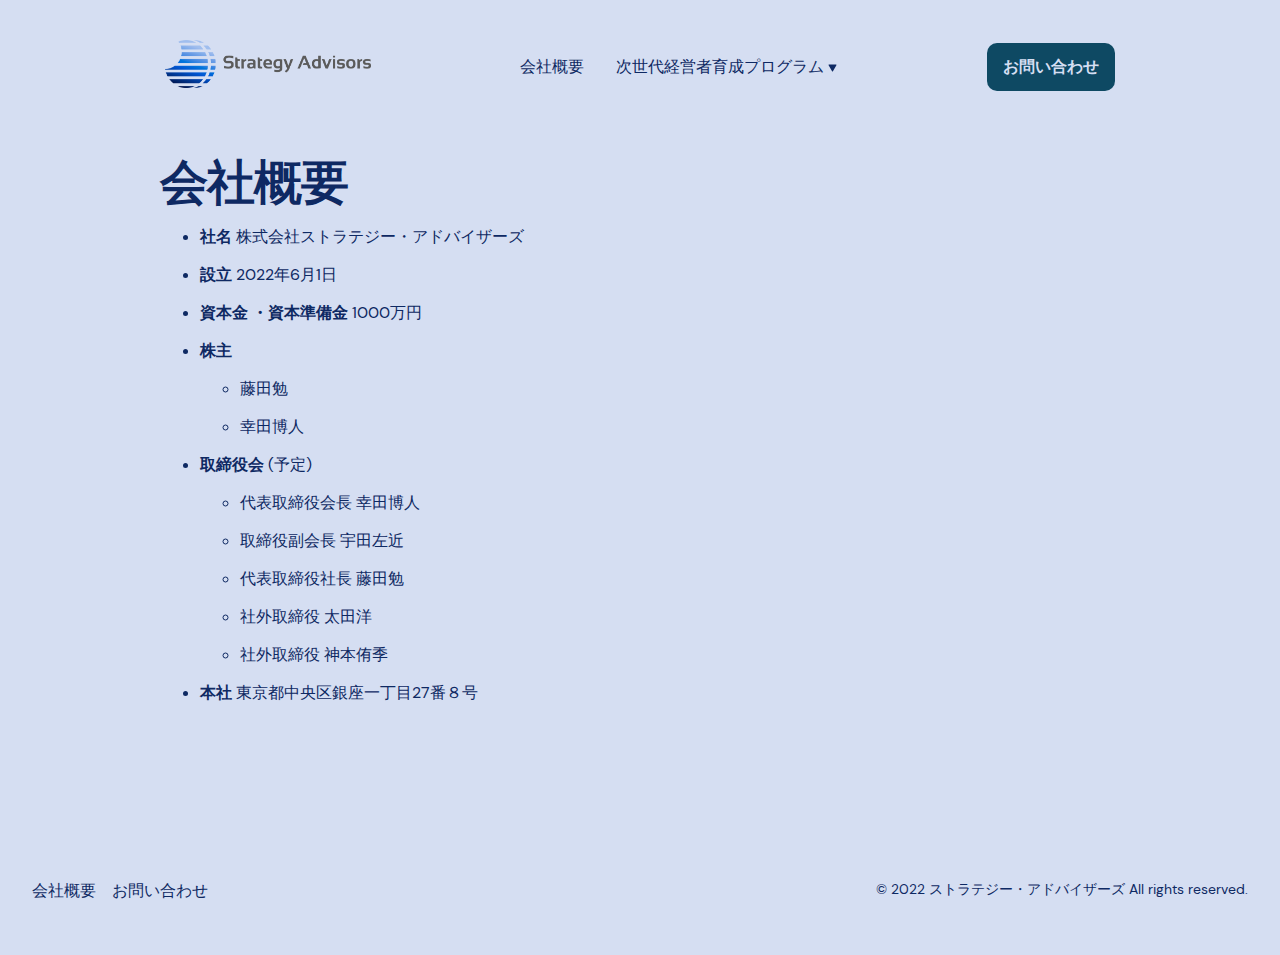
<file: about/index.html>
<!DOCTYPE html><html lang="en-us"><head><meta charSet="utf-8"/><meta http-equiv="x-ua-compatible" content="ie=edge"/><meta name="viewport" content="width=device-width, initial-scale=1, shrink-to-fit=no"/><meta name="theme-color" content="#004ca3"/><meta data-react-helmet="true" name="twitter:title" content="会社概要"/><meta data-react-helmet="true" name="twitter:card" content="summary"/><meta data-react-helmet="true" property="og:title" content="会社概要"/><meta data-react-helmet="true" charSet="utf-8"/><meta name="generator" content="Gatsby 4.19.2"/><style data-href="/styles.1f0b07c312eaf89acc21.css" data-identity="gatsby-global-css">@font-face{font-display:swap;font-family:DM Sans;font-style:normal;font-weight:400;src:url(/static/dm-sans-latin-ext-400-normal-46f8e89145ca0fc60f623d327d35db08.woff2) format("woff2"),url(/static/dm-sans-all-400-normal-37e3ab8cb633fce97c87dc20cffd615a.woff) format("woff");unicode-range:u+0100-024f,u+0259,u+1e??,u+2020,u+20a0-20ab,u+20ad-20cf,u+2113,u+2c60-2c7f,u+a720-a7ff}@font-face{font-display:swap;font-family:DM Sans;font-style:normal;font-weight:400;src:url(/static/dm-sans-latin-400-normal-71edbde4a8ed19eeef941b7a3ad1639d.woff2) format("woff2"),url(/static/dm-sans-all-400-normal-37e3ab8cb633fce97c87dc20cffd615a.woff) format("woff");unicode-range:u+00??,u+0131,u+0152-0153,u+02bb-02bc,u+02c6,u+02da,u+02dc,u+2000-206f,u+2074,u+20ac,u+2122,u+2191,u+2193,u+2212,u+2215,u+feff,u+fffd}@font-face{font-display:swap;font-family:DM Sans;font-style:normal;font-weight:500;src:url(/static/dm-sans-latin-ext-500-normal-d0cd2ef294906e1debec9476e18e6bc0.woff2) format("woff2"),url(/static/dm-sans-all-500-normal-0a59c6133bb2afd800545a6228f7c8f1.woff) format("woff");unicode-range:u+0100-024f,u+0259,u+1e??,u+2020,u+20a0-20ab,u+20ad-20cf,u+2113,u+2c60-2c7f,u+a720-a7ff}@font-face{font-display:swap;font-family:DM Sans;font-style:normal;font-weight:500;src:url(/static/dm-sans-latin-500-normal-82c42c7339eddd68c79dc69dd2332da5.woff2) format("woff2"),url(/static/dm-sans-all-500-normal-0a59c6133bb2afd800545a6228f7c8f1.woff) format("woff");unicode-range:u+00??,u+0131,u+0152-0153,u+02bb-02bc,u+02c6,u+02da,u+02dc,u+2000-206f,u+2074,u+20ac,u+2122,u+2191,u+2193,u+2212,u+2215,u+feff,u+fffd}@font-face{font-display:swap;font-family:DM Sans;font-style:normal;font-weight:700;src:url(/static/dm-sans-latin-ext-700-normal-260b7f4017e3fb22a92453e9869ad709.woff2) format("woff2"),url(/static/dm-sans-all-700-normal-83ca7716c560a37ada07ced98ad4c6ea.woff) format("woff");unicode-range:u+0100-024f,u+0259,u+1e??,u+2020,u+20a0-20ab,u+20ad-20cf,u+2113,u+2c60-2c7f,u+a720-a7ff}@font-face{font-display:swap;font-family:DM Sans;font-style:normal;font-weight:700;src:url(/static/dm-sans-latin-700-normal-6261bc7f59cc2e5f8f293a89e362662f.woff2) format("woff2"),url(/static/dm-sans-all-700-normal-83ca7716c560a37ada07ced98ad4c6ea.woff) format("woff");unicode-range:u+00??,u+0131,u+0152-0153,u+02bb-02bc,u+02c6,u+02da,u+02dc,u+2000-206f,u+2074,u+20ac,u+2122,u+2191,u+2193,u+2212,u+2215,u+feff,u+fffd}@font-face{font-display:swap;font-family:DM Mono;font-style:normal;font-weight:400;src:url([data-uri]) format("woff2"),url(/static/dm-mono-all-400-normal-71863af5fd990865914dda41c3808a86.woff) format("woff");unicode-range:u+0100-024f,u+0259,u+1e??,u+2020,u+20a0-20ab,u+20ad-20cf,u+2113,u+2c60-2c7f,u+a720-a7ff}@font-face{font-display:swap;font-family:DM Mono;font-style:normal;font-weight:400;src:url(/static/dm-mono-latin-400-normal-c1c4152e83611db446ecc2c0dfd72b04.woff2) format("woff2"),url(/static/dm-mono-all-400-normal-71863af5fd990865914dda41c3808a86.woff) format("woff");unicode-range:u+00??,u+0131,u+0152-0153,u+02bb-02bc,u+02c6,u+02da,u+02dc,u+2000-206f,u+2074,u+20ac,u+2122,u+2191,u+2193,u+2212,u+2215,u+feff,u+fffd}@font-face{font-display:swap;font-family:DM Mono;font-style:normal;font-weight:500;src:url([data-uri]) format("woff2"),url(/static/dm-mono-all-500-normal-dd1211e65f68bed55387e2363e419e78.woff) format("woff");unicode-range:u+0100-024f,u+0259,u+1e??,u+2020,u+20a0-20ab,u+20ad-20cf,u+2113,u+2c60-2c7f,u+a720-a7ff}@font-face{font-display:swap;font-family:DM Mono;font-style:normal;font-weight:500;src:url(/static/dm-mono-latin-500-normal-01077f9f58c8778a2435527972cabf0c.woff2) format("woff2"),url(/static/dm-mono-all-500-normal-dd1211e65f68bed55387e2363e419e78.woff) format("woff");unicode-range:u+00??,u+0131,u+0152-0153,u+02bb-02bc,u+02c6,u+02da,u+02dc,u+2000-206f,u+2074,u+20ac,u+2122,u+2191,u+2193,u+2212,u+2215,u+feff,u+fffd}:root{--c9n6ga0:#d5def2;--c9n6ga1:#0e2963;--c9n6ga2:#0e4963;--c9n6ga3:#6602d1;--c9n6ga4:#0e2963;--c9n6ga5:#000;--c9n6ga6:-0;--c9n6ga7:4px;--c9n6ga8:8px;--c9n6ga9:16px;--c9n6gaa:32px;--c9n6gab:64px;--c9n6gac:128px;--c9n6gad:-4px;--c9n6gae:-8px;--c9n6gaf:-16px;--c9n6gag:-32px;--c9n6gah:-64px;--c9n6gai:-128px;--c9n6gaj:12px;--c9n6gak:14px;--c9n6gal:16px;--c9n6gam:18px;--c9n6gan:24px;--c9n6gao:32px;--c9n6gap:48px;--c9n6gaq:64px;--c9n6gar:400;--c9n6gas:500;--c9n6gat:600;--c9n6gau:700;--c9n6gav:800;--c9n6gaw:"DM Sans",sans-serif;--c9n6gax:"DM Sans",sans-serif;--c9n6gay:DM Mono,Menlo,monospace;--c9n6gaz:1.65;--c9n6ga10:1.25;--c9n6ga11:1.1;--c9n6ga12:1;--c9n6ga13:0;--c9n6ga14:-0.02em;--c9n6ga15:0.08em;--c9n6ga16:1280px;--c9n6ga17:1024px;--c9n6ga18:1440px;--c9n6ga19:848px;--c9n6ga1a:48px;--c9n6ga1b:300px;--c9n6ga1c:400px;--c9n6ga1d:32px;--c9n6ga1e:30px;--c9n6ga1f:10px;--c9n6ga1g:24px;--c9n6ga1h:99999px;--c9n6ga1i:0px 4px 8px 0px #2e29330a,0px 4px 24px 0px #2e293314,0px 8px 24px 0px #473f4f29}.ivkcfp0{margin:50px auto;max-width:420px}.ivkcfp1{background-color:transparent;border:2px solid;border-color:var(--c9n6ga4);border-radius:5px;box-sizing:border-box;color:var(--c9n6ga1);font-family:var(--c9n6gay);font-size:18px;font-weight:500;line-height:22px;margin-bottom:15px;padding:13px;transition:all .3s;width:100%}.ivkcfp1:focus{border-color:var(--c9n6ga2)}.ivkcfp2{background-color:transparent;border:2px solid;border-color:var(--c9n6ga2);border-radius:5px;box-sizing:border-box;color:var(--c9n6ga1);font-family:var(--c9n6gay);font-size:18px;font-weight:500;line-height:22px;margin-bottom:15px;padding:13px;transition:all .3s;width:100%}.ivkcfp2:hover{background-color:var(--c9n6ga4);border-color:var(--c9n6ga4);color:var(--c9n6ga0)}.reey130{margin-left:auto;margin-right:auto;max-width:var(--c9n6ga16);padding-left:var(--c9n6gaa);padding-right:var(--c9n6gaa)}.reey132{max-width:var(--c9n6ga18);padding-left:0;padding-right:0}.reey133{max-width:var(--c9n6ga17)}.reey134{max-width:var(--c9n6ga19)}.reey135{padding-bottom:var(--c9n6gaa);padding-left:0;padding-right:0;padding-top:var(--c9n6gaa)}.reey136{align-items:center;display:flex}.reey137{flex-wrap:wrap}.reey138{align-items:flex-start}.reey139{align-items:baseline}.reey13a{align-items:flex-start}.reey13a,.reey13b{flex-direction:column}.reey13c{align-items:flex-end}.reey13d{align-items:stretch}.reey13e{justify-content:space-evenly}.reey13e,.reey13f{flex-wrap:wrap;width:100%}.reey13f{justify-content:center}.reey13g{flex-direction:column}.reey13h{gap:var(--c9n6ga6)}.reey13i{gap:var(--c9n6ga7)}.reey13j{gap:var(--c9n6ga8)}.reey13k{gap:var(--c9n6ga9)}.reey13l{gap:var(--c9n6gaa)}.reey13m{gap:var(--c9n6gab)}.reey13n{gap:var(--c9n6gac)}.reey13o{gap:var(--c9n6gad)}.reey13p{gap:var(--c9n6gae)}.reey13q{gap:var(--c9n6gaf)}.reey13r{gap:var(--c9n6gag)}.reey13s{gap:var(--c9n6gah)}.reey13t{gap:var(--c9n6gai)}.reey1310,.reey1311,.reey1312,.reey1313,.reey1314,.reey13u,.reey13v,.reey13w,.reey13x,.reey13y,.reey13z{width:100%}.reey1315{list-style:none;margin:0;padding:0}.reey1316{padding:var(--c9n6ga6)}.reey1317{padding:var(--c9n6ga7)}.reey1318{padding:var(--c9n6ga8)}.reey1319{padding:var(--c9n6ga9)}.reey131a{padding:var(--c9n6gaa)}.reey131b{padding:var(--c9n6gab)}.reey131c{padding:var(--c9n6gac)}.reey131d{padding:var(--c9n6gad)}.reey131e{padding:var(--c9n6gae)}.reey131f{padding:var(--c9n6gaf)}.reey131g{padding:var(--c9n6gag)}.reey131h{padding:var(--c9n6gah)}.reey131i{padding:var(--c9n6gai)}.reey131j{padding-bottom:var(--c9n6ga6);padding-top:var(--c9n6ga6)}.reey131k{padding-bottom:var(--c9n6ga7);padding-top:var(--c9n6ga7)}.reey131l{padding-bottom:var(--c9n6ga8);padding-top:var(--c9n6ga8)}.reey131m{padding-bottom:var(--c9n6ga9);padding-top:var(--c9n6ga9)}.reey131n{padding-bottom:var(--c9n6gaa);padding-top:var(--c9n6gaa)}.reey131o{padding-bottom:var(--c9n6gab);padding-top:var(--c9n6gab)}.reey131p{padding-bottom:var(--c9n6gac);padding-top:var(--c9n6gac)}.reey131q{padding-bottom:var(--c9n6gad);padding-top:var(--c9n6gad)}.reey131r{padding-bottom:var(--c9n6gae);padding-top:var(--c9n6gae)}.reey131s{padding-bottom:var(--c9n6gaf);padding-top:var(--c9n6gaf)}.reey131t{padding-bottom:var(--c9n6gag);padding-top:var(--c9n6gag)}.reey131u{padding-bottom:var(--c9n6gah);padding-top:var(--c9n6gah)}.reey131v{padding-bottom:var(--c9n6gai);padding-top:var(--c9n6gai)}.reey131w{margin-bottom:var(--c9n6ga6);margin-top:var(--c9n6ga6)}.reey131x{margin-bottom:var(--c9n6ga7);margin-top:var(--c9n6ga7)}.reey131y{margin-bottom:var(--c9n6ga8);margin-top:var(--c9n6ga8)}.reey131z{margin-bottom:var(--c9n6ga9);margin-top:var(--c9n6ga9)}.reey1320{margin-bottom:var(--c9n6gaa);margin-top:var(--c9n6gaa)}.reey1321{margin-bottom:var(--c9n6gab);margin-top:var(--c9n6gab)}.reey1322{margin-bottom:var(--c9n6gac);margin-top:var(--c9n6gac)}.reey1323{margin-bottom:var(--c9n6gad);margin-top:var(--c9n6gad)}.reey1324{margin-bottom:var(--c9n6gae);margin-top:var(--c9n6gae)}.reey1325{margin-bottom:var(--c9n6gaf);margin-top:var(--c9n6gaf)}.reey1326{margin-bottom:var(--c9n6gag);margin-top:var(--c9n6gag)}.reey1327{margin-bottom:var(--c9n6gah);margin-top:var(--c9n6gah)}.reey1328{margin-bottom:var(--c9n6gai);margin-top:var(--c9n6gai)}.reey1329{margin-left:calc(var(--c9n6ga6)*-1);margin-right:calc(var(--c9n6ga6)*-1)}.reey132a{margin-left:calc(var(--c9n6ga7)*-1);margin-right:calc(var(--c9n6ga7)*-1)}.reey132b{margin-left:calc(var(--c9n6ga8)*-1);margin-right:calc(var(--c9n6ga8)*-1)}.reey132c{margin-left:calc(var(--c9n6ga9)*-1);margin-right:calc(var(--c9n6ga9)*-1)}.reey132d{margin-left:calc(var(--c9n6gaa)*-1);margin-right:calc(var(--c9n6gaa)*-1)}.reey132e{margin-left:calc(var(--c9n6gab)*-1);margin-right:calc(var(--c9n6gab)*-1)}.reey132f{margin-left:calc(var(--c9n6gac)*-1);margin-right:calc(var(--c9n6gac)*-1)}.reey132g{margin-left:calc(var(--c9n6gad)*-1);margin-right:calc(var(--c9n6gad)*-1)}.reey132h{margin-left:calc(var(--c9n6gae)*-1);margin-right:calc(var(--c9n6gae)*-1)}.reey132i{margin-left:calc(var(--c9n6gaf)*-1);margin-right:calc(var(--c9n6gaf)*-1)}.reey132j{margin-left:calc(var(--c9n6gag)*-1);margin-right:calc(var(--c9n6gag)*-1)}.reey132k{margin-left:calc(var(--c9n6gah)*-1);margin-right:calc(var(--c9n6gah)*-1)}.reey132l{margin-left:calc(var(--c9n6gai)*-1);margin-right:calc(var(--c9n6gai)*-1)}.reey132m{border-radius:var(--c9n6ga1f);overflow:hidden}.reey132n{border-radius:var(--c9n6ga1g);overflow:hidden}.reey132o{border-radius:var(--c9n6ga1h);overflow:hidden}.reey132t{align-items:center;display:flex;flex-direction:column;text-align:center}.reey132u{padding-bottom:var(--c9n6gaa);padding-top:var(--c9n6gaa)}.reey132v{margin:var(--c9n6ga6)}.reey132w{margin:var(--c9n6ga7)}.reey132x{margin:var(--c9n6ga8)}.reey132y{margin:var(--c9n6ga9)}.reey132z{margin:var(--c9n6gaa)}.reey1330{margin:var(--c9n6gab)}.reey1331{margin:var(--c9n6gac)}.reey1332{margin:var(--c9n6gad)}.reey1333{margin:var(--c9n6gae)}.reey1334{margin:var(--c9n6gaf)}.reey1335{margin:var(--c9n6gag)}.reey1336{margin:var(--c9n6gah)}.reey1337{margin:var(--c9n6gai)}.reey1338{margin:auto}.reey1339{margin-left:var(--c9n6ga6)}.reey133a{margin-left:var(--c9n6ga7)}.reey133b{margin-left:var(--c9n6ga8)}.reey133c{margin-left:var(--c9n6ga9)}.reey133d{margin-left:var(--c9n6gaa)}.reey133e{margin-left:var(--c9n6gab)}.reey133f{margin-left:var(--c9n6gac)}.reey133g{margin-left:var(--c9n6gad)}.reey133h{margin-left:var(--c9n6gae)}.reey133i{margin-left:var(--c9n6gaf)}.reey133j{margin-left:var(--c9n6gag)}.reey133k{margin-left:var(--c9n6gah)}.reey133l{margin-left:var(--c9n6gai)}.reey133m{margin-left:auto}.reey133n{margin-right:var(--c9n6ga6)}.reey133o{margin-right:var(--c9n6ga7)}.reey133p{margin-right:var(--c9n6ga8)}.reey133q{margin-right:var(--c9n6ga9)}.reey133r{margin-right:var(--c9n6gaa)}.reey133s{margin-right:var(--c9n6gab)}.reey133t{margin-right:var(--c9n6gac)}.reey133u{margin-right:var(--c9n6gad)}.reey133v{margin-right:var(--c9n6gae)}.reey133w{margin-right:var(--c9n6gaf)}.reey133x{margin-right:var(--c9n6gag)}.reey133y{margin-right:var(--c9n6gah)}.reey133z{margin-right:var(--c9n6gai)}.reey1340{margin-right:auto}.reey1341{margin-top:var(--c9n6ga6)}.reey1342{margin-top:var(--c9n6ga7)}.reey1343{margin-top:var(--c9n6ga8)}.reey1344{margin-top:var(--c9n6ga9)}.reey1345{margin-top:var(--c9n6gaa)}.reey1346{margin-top:var(--c9n6gab)}.reey1347{margin-top:var(--c9n6gac)}.reey1348{margin-top:var(--c9n6gad)}.reey1349{margin-top:var(--c9n6gae)}.reey134a{margin-top:var(--c9n6gaf)}.reey134b{margin-top:var(--c9n6gag)}.reey134c{margin-top:var(--c9n6gah)}.reey134d{margin-top:var(--c9n6gai)}.reey134e{margin-top:auto}.reey134f{margin-bottom:var(--c9n6ga6)}.reey134g{margin-bottom:var(--c9n6ga7)}.reey134h{margin-bottom:var(--c9n6ga8)}.reey134i{margin-bottom:var(--c9n6ga9)}.reey134j{margin-bottom:var(--c9n6gaa)}.reey134k{margin-bottom:var(--c9n6gab)}.reey134l{margin-bottom:var(--c9n6gac)}.reey134m{margin-bottom:var(--c9n6gad)}.reey134n{margin-bottom:var(--c9n6gae)}.reey134o{margin-bottom:var(--c9n6gaf)}.reey134p{margin-bottom:var(--c9n6gag)}.reey134q{margin-bottom:var(--c9n6gah)}.reey134r{margin-bottom:var(--c9n6gai)}.reey134s{margin-bottom:auto}.reey134t{margin:0}.reey134u{font-size:var(--c9n6gal)}.reey134u,.reey134v{font-weight:var(--c9n6gar);letter-spacing:var(--c9n6ga13);line-height:var(--c9n6gaz);margin-bottom:var(--c9n6ga9)}.reey134v{font-size:var(--c9n6gam)}.reey134w{font-family:var(--c9n6gax);font-size:var(--c9n6gao);font-weight:var(--c9n6gav);letter-spacing:var(--c9n6ga14);line-height:var(--c9n6ga10);margin-bottom:var(--c9n6gac);margin-top:var(--c9n6gaa)}.reey134x{font-family:var(--c9n6gax)}.reey134x,.reey134y{font-size:var(--c9n6gao)}.reey134x,.reey134y,.reey134z{font-weight:var(--c9n6gav);letter-spacing:var(--c9n6ga14);line-height:var(--c9n6ga11);margin-bottom:var(--c9n6ga9)}.reey134z{font-size:var(--c9n6gan)}.reey1350{font-family:var(--c9n6gay);font-weight:var(--c9n6gas);line-height:var(--c9n6ga11)}.reey1350,.reey1351{font-size:var(--c9n6gak);letter-spacing:var(--c9n6ga15);margin-bottom:var(--c9n6ga8);text-transform:uppercase}.reey1351{font-style:normal;font-weight:var(--c9n6gat)}.reey1352{font-family:var(--c9n6gay);font-size:var(--c9n6gap);font-weight:var(--c9n6gas);line-height:var(--c9n6ga11)}.reey1353{font-size:var(--c9n6gan);font-weight:var(--c9n6gau);line-height:var(--c9n6ga10)}.reey1354{font-size:var(--c9n6gak);margin-bottom:var(--c9n6ga8)}.reey1355{font-size:var(--c9n6gam)}.reey1356{font-family:var(--c9n6gay);font-size:180px;letter-spacing:var(--c9n6ga14);line-height:var(--c9n6ga12)}.reey1357{text-align:center}.reey1358{font-weight:var(--c9n6gau)}.reey1359{color:inherit}.reey1359:hover{color:var(--c9n6ga4)}.reey135a{color:inherit;text-decoration:none;transition-duration:.2s;transition-property:color;transition-timing-function:ease-in-out}.reey135a:hover{color:var(--c9n6ga4)}.reey135b{background:none;border:none;color:inherit;font-family:var(--c9n6gaw);font-size:inherit;padding:0;text-decoration:none;transition-duration:.2s;transition-property:color;transition-timing-function:ease-in-out}.reey135b:hover{color:var(--c9n6ga4);cursor:pointer}.reey135c{color:inherit;font-weight:var(--c9n6gau)}.reey135c:hover{color:var(--c9n6ga4)}.reey135d{color:inherit;display:block}.reey135d,.reey135e{text-decoration:none}.reey135e{border-radius:var(--c9n6ga1f);display:inline-flex;font-size:var(--c9n6gal);font-weight:var(--c9n6gau);line-height:var(--c9n6ga12);padding:var(--c9n6ga9)}.reey135f{background-color:var(--c9n6ga2);color:var(--c9n6ga0)}.reey135f:focus,.reey135f:hover{background-color:var(--c9n6ga4)}.reey135g{background-color:var(--c9n6ga0);color:var(--c9n6ga2)}.reey135g:focus,.reey135g:hover{background-color:var(--c9n6ga4);color:var(--c9n6ga0)}.reey135h{background-color:transparent;color:inherit}.reey135h:focus,.reey135h:hover{background-color:var(--c9n6ga3)}.reey135i{background-color:transparent;color:inherit}.reey135i:focus,.reey135i:hover{background-color:var(--c9n6ga3);color:var(--c9n6ga2)}.reey135j{background-color:var(--c9n6ga2);color:var(--c9n6ga0)}.reey135k{background-color:var(--c9n6ga3);color:var(--c9n6ga2)}.reey135l{margin:0;padding-bottom:var(--c9n6gaa);padding-left:0;padding-right:0;padding-top:0}.reey135m{border-radius:var(--c9n6ga1h);flex-shrink:0;height:var(--c9n6ga1a);min-width:0;width:var(--c9n6ga1a)}.reey135n{height:20px;width:85px}.reey135o{max-width:128px}.reey135p{height:24px;width:24px}.reey135p,.reey135q{margin-bottom:var(--c9n6ga9)}.reey135q{height:32px;width:32px}.reey135r{height:64px;margin-bottom:var(--c9n6ga9);width:64px}.reey135s{color:var(--c9n6ga1);margin-right:var(--c9n6ga9)}.reey135s:focus,.reey135s:hover{color:var(--c9n6ga4)}.reey135t{align-items:center;background:transparent;border:none;cursor:pointer;display:flex;height:48px;justify-content:center;width:48px}.reey135u{clip:rect(0 0 0 0);border:0;height:1px;overflow:hidden;padding:0;position:absolute;white-space:nowrap;width:1px}.reey135v{outline:1px solid tomato}@media screen and (min-width:52em){.reey135{padding:var(--c9n6gab) var(--c9n6gaa)}.reey134x{font-size:var(--c9n6gap)}.reey1356{font-size:360px}}@media screen and (min-width:40em){.reey13g{flex-direction:row}.reey13u{width:100%}.reey13v{width:50%}.reey13w{width:25%}.reey13x{width:33.3333%}.reey13y{width:66.6666%}.reey13z{width:100vw}.reey1310{width:50vw}.reey1311{width:25vw}.reey1312{width:33.3333vw}.reey1313{width:66.6666vw}.reey1314{width:-webkit-fit-content;width:-moz-fit-content;width:fit-content}.reey132p{order:0}.reey132q{order:1}.reey132r{order:2}.reey132s{order:3}.reey132u{padding-bottom:var(--c9n6gab);padding-top:var(--c9n6gab)}.reey134w{font-size:var(--c9n6gaq)}}.n9hqfg0{display:none;position:relative;z-index:1}.n9hqfg1{display:block;padding-top:var(--c9n6ga9);position:relative}.n9hqfg2{background:var(--c9n6ga2)}.n9hqfg4{color:var(--c9n6ga2)}.n9hqfg5{color:var(--c9n6ga0)}.n9hqfg6{background:var(--c9n6ga2);height:100vh;padding-top:var(--c9n6gaa);position:absolute;width:100vw;z-index:1}.n9hqfg7{color:var(--c9n6ga0);display:block;font-size:var(--c9n6gan);padding:var(--c9n6ga8) var(--c9n6gaa)}@media screen and (min-width:40em){.n9hqfg0{display:block;padding-top:var(--c9n6gaa)}.n9hqfg1,.n9hqfg6{display:none}}._1yaynzf0{transition-duration:.15s;transition-property:-webkit-transform;transition-property:transform;transition-property:transform,-webkit-transform;transition-timing-function:ease-in-out}._1yaynzf1{-webkit-transform:rotate(-180deg);transform:rotate(-180deg)}._1yaynzf2{-webkit-transform:rotate(90deg);transform:rotate(90deg)}._1yaynzf3{-webkit-transform:rotate(-90deg);transform:rotate(-90deg)}._8y940d0{position:relative}._8y940d1:hover{color:var(--c9n6ga0)}._8y940d3{position:relative;white-space:nowrap;width:-webkit-fit-content;width:-moz-fit-content;width:fit-content}._8y940d6{padding-bottom:var(--c9n6ga9);padding-left:var(--c9n6gaa)}._8y940d7{flex-shrink:0;height:var(--c9n6ga1d);width:var(--c9n6ga1d)}._8y940d9{display:none;white-space:normal}._8y940da{margin:0;padding:0}@media screen and (min-width:40em){._8y940d1{align-items:baseline;color:inherit;font-size:inherit;padding:0}._8y940d1:hover{color:var(--c9n6ga4)}._8y940d2{align-items:baseline}._8y940d3{background:var(--c9n6ga0);border-radius:var(--c9n6ga1g);box-shadow:var(--c9n6ga1i);left:50%;max-width:var(--c9n6ga1c);min-width:var(--c9n6ga1b);padding:var(--c9n6ga9) var(--c9n6ga9) var(--c9n6ga6) var(--c9n6ga9);position:absolute;top:calc(100% + 20px);-webkit-transform:translateX(-50%);transform:translateX(-50%)}._8y940d3:before{border-color:transparent transparent var(--c9n6ga0) transparent;border-style:solid;border-width:0 14px 17.3px;content:"";height:0;left:50%;position:absolute;top:0;-webkit-transform:translateX(-50%) translateY(calc(-100% + 2px));transform:translateX(-50%) translateY(calc(-100% + 2px));width:0}._8y940d4{-webkit-animation:zoomInUp .15s ease-in-out;animation:zoomInUp .15s ease-in-out}._8y940d5{-webkit-animation:zoomOutDown .15s ease-in-out;animation:zoomOutDown .15s ease-in-out;-webkit-animation-fill-mode:forwards;animation-fill-mode:forwards}._8y940d6{align-items:stretch;padding-left:0}._8y940d7{height:var(--c9n6ga1e);width:var(--c9n6ga1e)}._8y940d8{border-radius:var(--c9n6ga1f);color:inherit;font-size:var(--c9n6gal);font-weight:var(--c9n6gau);margin:0;padding:var(--c9n6ga8)}._8y940d8:hover{background:var(--c9n6ga3);color:inherit}._8y940d9{display:block;font-size:var(--c9n6gak);margin:0;min-width:300px}}@-webkit-keyframes zoomInUp{0%{opacity:0;-webkit-transform:scale(.95) translateY(10px) translateX(-50%);transform:scale(.95) translateY(10px) translateX(-50%);visibility:hidden}to{opacity:1;-webkit-transform:scale(1),translateY(0) translateX(-50%);transform:scale(1),translateY(0) translateX(-50%);visibility:visible}}@keyframes zoomInUp{0%{opacity:0;-webkit-transform:scale(.95) translateY(10px) translateX(-50%);transform:scale(.95) translateY(10px) translateX(-50%);visibility:hidden}to{opacity:1;-webkit-transform:scale(1),translateY(0) translateX(-50%);transform:scale(1),translateY(0) translateX(-50%);visibility:visible}}@-webkit-keyframes zoomOutDown{0%{opacity:1;-webkit-transform:scale(1) translateY(0) translateX(-50%);transform:scale(1) translateY(0) translateX(-50%)}to{opacity:0;-webkit-transform:scale(.95) translateY(10px) translateX(-50%);transform:scale(.95) translateY(10px) translateX(-50%);visibility:hidden}}@keyframes zoomOutDown{0%{opacity:1;-webkit-transform:scale(1) translateY(0) translateX(-50%);transform:scale(1) translateY(0) translateX(-50%)}to{opacity:0;-webkit-transform:scale(.95) translateY(10px) translateX(-50%);transform:scale(.95) translateY(10px) translateX(-50%);visibility:hidden}}@-webkit-keyframes fadeIn{0%{opacity:0;visibility:hidden}to{opacity:1;visibility:visible}}@keyframes fadeIn{0%{opacity:0;visibility:hidden}to{opacity:1;visibility:visible}}@-webkit-keyframes fadeOut{0%{opacity:1}to{opacity:0;visibility:hidden}}@keyframes fadeOut{0%{opacity:1}to{opacity:0;visibility:hidden}}body{-webkit-font-smoothing:antialiased;-moz-osx-font-smoothing:grayscale;background-color:var(--c9n6ga0);color:var(--c9n6ga1);font-family:var(--c9n6gaw);margin:0}*{box-sizing:border-box}.y5ning0{font-family:var(--c9n6gay);font-style:normal;letter-spacing:-.02em}.y5ning1{align-items:baseline;color:inherit;display:flex;font-size:var(--c9n6gan);font-weight:var(--c9n6gau);gap:10px;justify-content:center;text-align:center}.y5ning2{height:12px}.y5ning3{font-size:var(--c9n6gan);margin-bottom:0;text-align:center}._1mywht90{word-break:keep-all}.w2jt5a0{text-align:left}._1ym2l5g0{max-width:1108px}._1ym2l5g1{font-size:var(--c9n6gam);margin-bottom:var(--c9n6gab);max-width:798px}._1ym2l5g2{width:100%}@media screen and (min-width:40em){._1ym2l5g1{font-size:var(--c9n6gan)}}.lgshx41{align-items:center;display:flex;flex-direction:column}@media screen and (min-width:40em){.lgshx40{gap:var(--c9n6gac)}.lgshx41{align-items:flex-start}}</style><style>.gatsby-image-wrapper{position:relative;overflow:hidden}.gatsby-image-wrapper picture.object-fit-polyfill{position:static!important}.gatsby-image-wrapper img{bottom:0;height:100%;left:0;margin:0;max-width:none;padding:0;position:absolute;right:0;top:0;width:100%;object-fit:cover}.gatsby-image-wrapper [data-main-image]{opacity:0;transform:translateZ(0);transition:opacity .25s linear;will-change:opacity}.gatsby-image-wrapper-constrained{display:inline-block;vertical-align:top}</style><noscript><style>.gatsby-image-wrapper noscript [data-main-image]{opacity:1!important}.gatsby-image-wrapper [data-placeholder-image]{opacity:0!important}</style></noscript><script type="module">const e="undefined"!=typeof HTMLImageElement&&"loading"in HTMLImageElement.prototype;e&&document.body.addEventListener("load",(function(e){const t=e.target;if(void 0===t.dataset.mainImage)return;if(void 0===t.dataset.gatsbyImageSsr)return;let a=null,n=t;for(;null===a&&n;)void 0!==n.parentNode.dataset.gatsbyImageWrapper&&(a=n.parentNode),n=n.parentNode;const o=a.querySelector("[data-placeholder-image]"),r=new Image;r.src=t.currentSrc,r.decode().catch((()=>{})).then((()=>{t.style.opacity=1,o&&(o.style.opacity=0,o.style.transition="opacity 500ms linear")}))}),!0);</script><title data-react-helmet="true">会社概要</title><link rel="icon" href="/favicon-32x32.png?v=f0520c9852510196fdb2a53eec82f920" type="image/png"/><link rel="manifest" href="/manifest.webmanifest" crossorigin="anonymous"/><link rel="apple-touch-icon" sizes="48x48" href="/icons/icon-48x48.png?v=f0520c9852510196fdb2a53eec82f920"/><link rel="apple-touch-icon" sizes="72x72" href="/icons/icon-72x72.png?v=f0520c9852510196fdb2a53eec82f920"/><link rel="apple-touch-icon" sizes="96x96" href="/icons/icon-96x96.png?v=f0520c9852510196fdb2a53eec82f920"/><link rel="apple-touch-icon" sizes="144x144" href="/icons/icon-144x144.png?v=f0520c9852510196fdb2a53eec82f920"/><link rel="apple-touch-icon" sizes="192x192" href="/icons/icon-192x192.png?v=f0520c9852510196fdb2a53eec82f920"/><link rel="apple-touch-icon" sizes="256x256" href="/icons/icon-256x256.png?v=f0520c9852510196fdb2a53eec82f920"/><link rel="apple-touch-icon" sizes="384x384" href="/icons/icon-384x384.png?v=f0520c9852510196fdb2a53eec82f920"/><link rel="apple-touch-icon" sizes="512x512" href="/icons/icon-512x512.png?v=f0520c9852510196fdb2a53eec82f920"/></head><body><div id="___gatsby"><div style="outline:none" tabindex="-1" id="gatsby-focus-wrapper"><header><div class="reey130 n9hqfg0"><div class="reey132x"></div><div class="reey136 reey13e reey13k"><a class="reey135a" href="/"><span class="reey135u">Home</span><img src="/static/logo_h-973c55289935aad147766ac784041b77.png" height="48"/></a><nav><ul class="reey136 reey13l reey1315"><li><a class="reey135a" href="/about">会社概要</a></li><li><div class="reey136 reey13a reey13l _8y940d0" data-id="次世代経営者育成プログラム-group-wrapper"><button class="reey135b _8y940d1 n9hqfg7"><div class="reey136 reey13i _8y940d2">次世代経営者育成プログラム<svg width="9" height="8" viewBox="0 0 9 8" fill="none" xmlns="http://www.w3.org/2000/svg" class="_1yaynzf0"><path d="M4.93301 7.25C4.74056 7.58333 4.25944 7.58333 4.06699 7.25L0.602886 1.25C0.410435 0.916666 0.650998 0.499999 1.0359 0.499999L7.9641 0.5C8.349 0.5 8.58957 0.916666 8.39712 1.25L4.93301 7.25Z" fill="currentColor"></path></svg></div></button></div></li></ul></nav><div><a class="reey135f reey135e" href="/contact">お問い合わせ</a></div></div></div><div class="reey130 n9hqfg1"><div class="reey132x"></div><div class="reey136 reey13e reey13k"><span class="n9hqfg4"><a class="reey135a" href="/"><span class="reey135u">Home</span><img src="/static/logo_h-973c55289935aad147766ac784041b77.png" height="48"/></a></span><div class="reey136 reey13k"><div class="reey1338"></div><div><a class="reey135f reey135e" href="/contact">お問い合わせ</a></div><div class="reey133w"><button class="reey135t n9hqfg4" title="Toggle menu"><svg xmlns="http://www.w3.org/2000/svg" width="24" height="24" viewBox="0 0 24 24" fill="none" stroke="currentColor" stroke-width="2" stroke-linecap="round" stroke-linejoin="round"><line x1="3" y1="12" x2="21" y2="12"></line><line x1="3" y1="6" x2="21" y2="6"></line><line x1="3" y1="18" x2="21" y2="18"></line></svg></button></div></div></div></div></header><div class="reey13u reey131o"><div class="reey133 reey130"><h1 class="reey134x reey134t">会社概要</h1><div><ul><li><p><b>社名</b> 株式会社ストラテジー・アドバイザーズ　</p></li><li><p><b>設立</b> 2022年6月1日</p></li><li><p><b>資本金</b><b>・資本準備金</b> 1000万円</p></li><li><p><b>株主</b></p><ul><li><p>藤田勉 </p></li><li><p>幸田博人 </p></li></ul></li><li><p><b>取締役会</b> (予定)</p><ul><li><p>代表取締役会長 幸田博人</p></li><li><p>取締役副会長 宇田左近</p></li><li><p>代表取締役社長 藤田勉</p></li><li><p>社外取締役 太田洋</p></li><li><p>社外取締役 神本侑季 </p></li></ul></li><li><p><b>本社</b> 東京都中央区銀座一丁目27番８号</p></li></ul><p></p></div></div></div><footer class="reey13u reey131n"><div class="reey130"><div class="reey136 reey138 reey13g reey13k"><a class="reey135a" href="/"><span class="reey135u">Home</span></a><div class="reey1338"></div><ul class="reey136 reey13k reey1315"></ul></div><div class="reey1330"></div><div class="reey136 reey138 reey13g reey13k"><ul class="reey136 reey138 reey13g reey13k reey1315"><li><a class="reey135a" href="/about">会社概要</a></li><li><a class="reey135a" href="/contact">お問い合わせ</a></li></ul><div class="reey1338"></div><ul class="reey136 reey13k reey1315"></ul><div class="reey1354 reey134t">© 2022 ストラテジー・アドバイザーズ All rights reserved.</div></div></div><div class="reey132y"></div></footer></div><div id="gatsby-announcer" style="position:absolute;top:0;width:1px;height:1px;padding:0;overflow:hidden;clip:rect(0, 0, 0, 0);white-space:nowrap;border:0" aria-live="assertive" aria-atomic="true"></div></div><script id="gatsby-script-loader">/*<![CDATA[*/window.pagePath="/about/";window.___webpackCompilationHash="14aaf9ee601a5da5fe85";/*]]>*/</script><script id="gatsby-chunk-mapping">/*<![CDATA[*/window.___chunkMapping={"polyfill":["/polyfill-493190ad227e143085b6.js"],"app":["/app-2fcea1c28f12a2f8299f.js"],"component---src-pages-404-tsx":["/component---src-pages-404-tsx-9606922ffd59283be20d.js"],"component---src-pages-contact-tsx":["/component---src-pages-contact-tsx-db266956f807896bc03d.js"],"component---src-pages-index-tsx":["/component---src-pages-index-tsx-e069298ae505dbc0cc14.js"],"component---src-pages-page-slug-tsx":["/component---src-pages-page-slug-tsx-13efe56e41ea69d361dc.js"]};/*]]>*/</script><script src="/polyfill-493190ad227e143085b6.js" nomodule=""></script><script src="/app-2fcea1c28f12a2f8299f.js" async=""></script><script src="/framework-429f2815547ed1eb58f7.js" async=""></script><script src="/webpack-runtime-7bb35fe2aa90409a10d0.js" async=""></script></body></html>
</file>
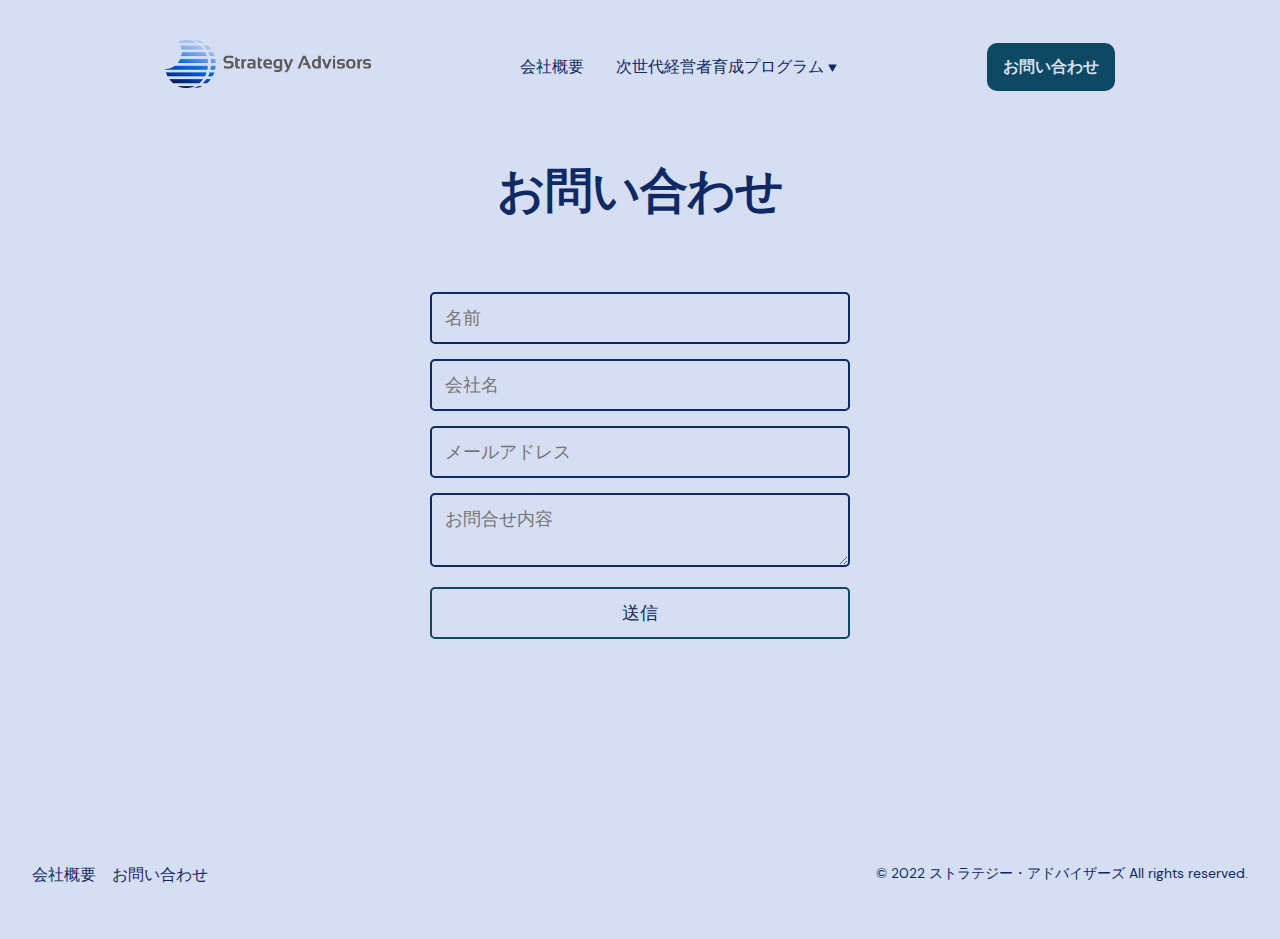
<file: contact/index.html>
<!DOCTYPE html><html lang="en-us"><head><meta charSet="utf-8"/><meta http-equiv="x-ua-compatible" content="ie=edge"/><meta name="viewport" content="width=device-width, initial-scale=1, shrink-to-fit=no"/><meta name="theme-color" content="#004ca3"/><meta data-react-helmet="true" name="twitter:title" content="お問い合わせ"/><meta data-react-helmet="true" name="twitter:card" content="summary"/><meta data-react-helmet="true" property="og:title" content="お問い合わせ"/><meta data-react-helmet="true" charSet="utf-8"/><meta name="generator" content="Gatsby 4.19.2"/><style data-href="/styles.1f0b07c312eaf89acc21.css" data-identity="gatsby-global-css">@font-face{font-display:swap;font-family:DM Sans;font-style:normal;font-weight:400;src:url(/static/dm-sans-latin-ext-400-normal-46f8e89145ca0fc60f623d327d35db08.woff2) format("woff2"),url(/static/dm-sans-all-400-normal-37e3ab8cb633fce97c87dc20cffd615a.woff) format("woff");unicode-range:u+0100-024f,u+0259,u+1e??,u+2020,u+20a0-20ab,u+20ad-20cf,u+2113,u+2c60-2c7f,u+a720-a7ff}@font-face{font-display:swap;font-family:DM Sans;font-style:normal;font-weight:400;src:url(/static/dm-sans-latin-400-normal-71edbde4a8ed19eeef941b7a3ad1639d.woff2) format("woff2"),url(/static/dm-sans-all-400-normal-37e3ab8cb633fce97c87dc20cffd615a.woff) format("woff");unicode-range:u+00??,u+0131,u+0152-0153,u+02bb-02bc,u+02c6,u+02da,u+02dc,u+2000-206f,u+2074,u+20ac,u+2122,u+2191,u+2193,u+2212,u+2215,u+feff,u+fffd}@font-face{font-display:swap;font-family:DM Sans;font-style:normal;font-weight:500;src:url(/static/dm-sans-latin-ext-500-normal-d0cd2ef294906e1debec9476e18e6bc0.woff2) format("woff2"),url(/static/dm-sans-all-500-normal-0a59c6133bb2afd800545a6228f7c8f1.woff) format("woff");unicode-range:u+0100-024f,u+0259,u+1e??,u+2020,u+20a0-20ab,u+20ad-20cf,u+2113,u+2c60-2c7f,u+a720-a7ff}@font-face{font-display:swap;font-family:DM Sans;font-style:normal;font-weight:500;src:url(/static/dm-sans-latin-500-normal-82c42c7339eddd68c79dc69dd2332da5.woff2) format("woff2"),url(/static/dm-sans-all-500-normal-0a59c6133bb2afd800545a6228f7c8f1.woff) format("woff");unicode-range:u+00??,u+0131,u+0152-0153,u+02bb-02bc,u+02c6,u+02da,u+02dc,u+2000-206f,u+2074,u+20ac,u+2122,u+2191,u+2193,u+2212,u+2215,u+feff,u+fffd}@font-face{font-display:swap;font-family:DM Sans;font-style:normal;font-weight:700;src:url(/static/dm-sans-latin-ext-700-normal-260b7f4017e3fb22a92453e9869ad709.woff2) format("woff2"),url(/static/dm-sans-all-700-normal-83ca7716c560a37ada07ced98ad4c6ea.woff) format("woff");unicode-range:u+0100-024f,u+0259,u+1e??,u+2020,u+20a0-20ab,u+20ad-20cf,u+2113,u+2c60-2c7f,u+a720-a7ff}@font-face{font-display:swap;font-family:DM Sans;font-style:normal;font-weight:700;src:url(/static/dm-sans-latin-700-normal-6261bc7f59cc2e5f8f293a89e362662f.woff2) format("woff2"),url(/static/dm-sans-all-700-normal-83ca7716c560a37ada07ced98ad4c6ea.woff) format("woff");unicode-range:u+00??,u+0131,u+0152-0153,u+02bb-02bc,u+02c6,u+02da,u+02dc,u+2000-206f,u+2074,u+20ac,u+2122,u+2191,u+2193,u+2212,u+2215,u+feff,u+fffd}@font-face{font-display:swap;font-family:DM Mono;font-style:normal;font-weight:400;src:url([data-uri]) format("woff2"),url(/static/dm-mono-all-400-normal-71863af5fd990865914dda41c3808a86.woff) format("woff");unicode-range:u+0100-024f,u+0259,u+1e??,u+2020,u+20a0-20ab,u+20ad-20cf,u+2113,u+2c60-2c7f,u+a720-a7ff}@font-face{font-display:swap;font-family:DM Mono;font-style:normal;font-weight:400;src:url(/static/dm-mono-latin-400-normal-c1c4152e83611db446ecc2c0dfd72b04.woff2) format("woff2"),url(/static/dm-mono-all-400-normal-71863af5fd990865914dda41c3808a86.woff) format("woff");unicode-range:u+00??,u+0131,u+0152-0153,u+02bb-02bc,u+02c6,u+02da,u+02dc,u+2000-206f,u+2074,u+20ac,u+2122,u+2191,u+2193,u+2212,u+2215,u+feff,u+fffd}@font-face{font-display:swap;font-family:DM Mono;font-style:normal;font-weight:500;src:url([data-uri]) format("woff2"),url(/static/dm-mono-all-500-normal-dd1211e65f68bed55387e2363e419e78.woff) format("woff");unicode-range:u+0100-024f,u+0259,u+1e??,u+2020,u+20a0-20ab,u+20ad-20cf,u+2113,u+2c60-2c7f,u+a720-a7ff}@font-face{font-display:swap;font-family:DM Mono;font-style:normal;font-weight:500;src:url(/static/dm-mono-latin-500-normal-01077f9f58c8778a2435527972cabf0c.woff2) format("woff2"),url(/static/dm-mono-all-500-normal-dd1211e65f68bed55387e2363e419e78.woff) format("woff");unicode-range:u+00??,u+0131,u+0152-0153,u+02bb-02bc,u+02c6,u+02da,u+02dc,u+2000-206f,u+2074,u+20ac,u+2122,u+2191,u+2193,u+2212,u+2215,u+feff,u+fffd}:root{--c9n6ga0:#d5def2;--c9n6ga1:#0e2963;--c9n6ga2:#0e4963;--c9n6ga3:#6602d1;--c9n6ga4:#0e2963;--c9n6ga5:#000;--c9n6ga6:-0;--c9n6ga7:4px;--c9n6ga8:8px;--c9n6ga9:16px;--c9n6gaa:32px;--c9n6gab:64px;--c9n6gac:128px;--c9n6gad:-4px;--c9n6gae:-8px;--c9n6gaf:-16px;--c9n6gag:-32px;--c9n6gah:-64px;--c9n6gai:-128px;--c9n6gaj:12px;--c9n6gak:14px;--c9n6gal:16px;--c9n6gam:18px;--c9n6gan:24px;--c9n6gao:32px;--c9n6gap:48px;--c9n6gaq:64px;--c9n6gar:400;--c9n6gas:500;--c9n6gat:600;--c9n6gau:700;--c9n6gav:800;--c9n6gaw:"DM Sans",sans-serif;--c9n6gax:"DM Sans",sans-serif;--c9n6gay:DM Mono,Menlo,monospace;--c9n6gaz:1.65;--c9n6ga10:1.25;--c9n6ga11:1.1;--c9n6ga12:1;--c9n6ga13:0;--c9n6ga14:-0.02em;--c9n6ga15:0.08em;--c9n6ga16:1280px;--c9n6ga17:1024px;--c9n6ga18:1440px;--c9n6ga19:848px;--c9n6ga1a:48px;--c9n6ga1b:300px;--c9n6ga1c:400px;--c9n6ga1d:32px;--c9n6ga1e:30px;--c9n6ga1f:10px;--c9n6ga1g:24px;--c9n6ga1h:99999px;--c9n6ga1i:0px 4px 8px 0px #2e29330a,0px 4px 24px 0px #2e293314,0px 8px 24px 0px #473f4f29}.ivkcfp0{margin:50px auto;max-width:420px}.ivkcfp1{background-color:transparent;border:2px solid;border-color:var(--c9n6ga4);border-radius:5px;box-sizing:border-box;color:var(--c9n6ga1);font-family:var(--c9n6gay);font-size:18px;font-weight:500;line-height:22px;margin-bottom:15px;padding:13px;transition:all .3s;width:100%}.ivkcfp1:focus{border-color:var(--c9n6ga2)}.ivkcfp2{background-color:transparent;border:2px solid;border-color:var(--c9n6ga2);border-radius:5px;box-sizing:border-box;color:var(--c9n6ga1);font-family:var(--c9n6gay);font-size:18px;font-weight:500;line-height:22px;margin-bottom:15px;padding:13px;transition:all .3s;width:100%}.ivkcfp2:hover{background-color:var(--c9n6ga4);border-color:var(--c9n6ga4);color:var(--c9n6ga0)}.reey130{margin-left:auto;margin-right:auto;max-width:var(--c9n6ga16);padding-left:var(--c9n6gaa);padding-right:var(--c9n6gaa)}.reey132{max-width:var(--c9n6ga18);padding-left:0;padding-right:0}.reey133{max-width:var(--c9n6ga17)}.reey134{max-width:var(--c9n6ga19)}.reey135{padding-bottom:var(--c9n6gaa);padding-left:0;padding-right:0;padding-top:var(--c9n6gaa)}.reey136{align-items:center;display:flex}.reey137{flex-wrap:wrap}.reey138{align-items:flex-start}.reey139{align-items:baseline}.reey13a{align-items:flex-start}.reey13a,.reey13b{flex-direction:column}.reey13c{align-items:flex-end}.reey13d{align-items:stretch}.reey13e{justify-content:space-evenly}.reey13e,.reey13f{flex-wrap:wrap;width:100%}.reey13f{justify-content:center}.reey13g{flex-direction:column}.reey13h{gap:var(--c9n6ga6)}.reey13i{gap:var(--c9n6ga7)}.reey13j{gap:var(--c9n6ga8)}.reey13k{gap:var(--c9n6ga9)}.reey13l{gap:var(--c9n6gaa)}.reey13m{gap:var(--c9n6gab)}.reey13n{gap:var(--c9n6gac)}.reey13o{gap:var(--c9n6gad)}.reey13p{gap:var(--c9n6gae)}.reey13q{gap:var(--c9n6gaf)}.reey13r{gap:var(--c9n6gag)}.reey13s{gap:var(--c9n6gah)}.reey13t{gap:var(--c9n6gai)}.reey1310,.reey1311,.reey1312,.reey1313,.reey1314,.reey13u,.reey13v,.reey13w,.reey13x,.reey13y,.reey13z{width:100%}.reey1315{list-style:none;margin:0;padding:0}.reey1316{padding:var(--c9n6ga6)}.reey1317{padding:var(--c9n6ga7)}.reey1318{padding:var(--c9n6ga8)}.reey1319{padding:var(--c9n6ga9)}.reey131a{padding:var(--c9n6gaa)}.reey131b{padding:var(--c9n6gab)}.reey131c{padding:var(--c9n6gac)}.reey131d{padding:var(--c9n6gad)}.reey131e{padding:var(--c9n6gae)}.reey131f{padding:var(--c9n6gaf)}.reey131g{padding:var(--c9n6gag)}.reey131h{padding:var(--c9n6gah)}.reey131i{padding:var(--c9n6gai)}.reey131j{padding-bottom:var(--c9n6ga6);padding-top:var(--c9n6ga6)}.reey131k{padding-bottom:var(--c9n6ga7);padding-top:var(--c9n6ga7)}.reey131l{padding-bottom:var(--c9n6ga8);padding-top:var(--c9n6ga8)}.reey131m{padding-bottom:var(--c9n6ga9);padding-top:var(--c9n6ga9)}.reey131n{padding-bottom:var(--c9n6gaa);padding-top:var(--c9n6gaa)}.reey131o{padding-bottom:var(--c9n6gab);padding-top:var(--c9n6gab)}.reey131p{padding-bottom:var(--c9n6gac);padding-top:var(--c9n6gac)}.reey131q{padding-bottom:var(--c9n6gad);padding-top:var(--c9n6gad)}.reey131r{padding-bottom:var(--c9n6gae);padding-top:var(--c9n6gae)}.reey131s{padding-bottom:var(--c9n6gaf);padding-top:var(--c9n6gaf)}.reey131t{padding-bottom:var(--c9n6gag);padding-top:var(--c9n6gag)}.reey131u{padding-bottom:var(--c9n6gah);padding-top:var(--c9n6gah)}.reey131v{padding-bottom:var(--c9n6gai);padding-top:var(--c9n6gai)}.reey131w{margin-bottom:var(--c9n6ga6);margin-top:var(--c9n6ga6)}.reey131x{margin-bottom:var(--c9n6ga7);margin-top:var(--c9n6ga7)}.reey131y{margin-bottom:var(--c9n6ga8);margin-top:var(--c9n6ga8)}.reey131z{margin-bottom:var(--c9n6ga9);margin-top:var(--c9n6ga9)}.reey1320{margin-bottom:var(--c9n6gaa);margin-top:var(--c9n6gaa)}.reey1321{margin-bottom:var(--c9n6gab);margin-top:var(--c9n6gab)}.reey1322{margin-bottom:var(--c9n6gac);margin-top:var(--c9n6gac)}.reey1323{margin-bottom:var(--c9n6gad);margin-top:var(--c9n6gad)}.reey1324{margin-bottom:var(--c9n6gae);margin-top:var(--c9n6gae)}.reey1325{margin-bottom:var(--c9n6gaf);margin-top:var(--c9n6gaf)}.reey1326{margin-bottom:var(--c9n6gag);margin-top:var(--c9n6gag)}.reey1327{margin-bottom:var(--c9n6gah);margin-top:var(--c9n6gah)}.reey1328{margin-bottom:var(--c9n6gai);margin-top:var(--c9n6gai)}.reey1329{margin-left:calc(var(--c9n6ga6)*-1);margin-right:calc(var(--c9n6ga6)*-1)}.reey132a{margin-left:calc(var(--c9n6ga7)*-1);margin-right:calc(var(--c9n6ga7)*-1)}.reey132b{margin-left:calc(var(--c9n6ga8)*-1);margin-right:calc(var(--c9n6ga8)*-1)}.reey132c{margin-left:calc(var(--c9n6ga9)*-1);margin-right:calc(var(--c9n6ga9)*-1)}.reey132d{margin-left:calc(var(--c9n6gaa)*-1);margin-right:calc(var(--c9n6gaa)*-1)}.reey132e{margin-left:calc(var(--c9n6gab)*-1);margin-right:calc(var(--c9n6gab)*-1)}.reey132f{margin-left:calc(var(--c9n6gac)*-1);margin-right:calc(var(--c9n6gac)*-1)}.reey132g{margin-left:calc(var(--c9n6gad)*-1);margin-right:calc(var(--c9n6gad)*-1)}.reey132h{margin-left:calc(var(--c9n6gae)*-1);margin-right:calc(var(--c9n6gae)*-1)}.reey132i{margin-left:calc(var(--c9n6gaf)*-1);margin-right:calc(var(--c9n6gaf)*-1)}.reey132j{margin-left:calc(var(--c9n6gag)*-1);margin-right:calc(var(--c9n6gag)*-1)}.reey132k{margin-left:calc(var(--c9n6gah)*-1);margin-right:calc(var(--c9n6gah)*-1)}.reey132l{margin-left:calc(var(--c9n6gai)*-1);margin-right:calc(var(--c9n6gai)*-1)}.reey132m{border-radius:var(--c9n6ga1f);overflow:hidden}.reey132n{border-radius:var(--c9n6ga1g);overflow:hidden}.reey132o{border-radius:var(--c9n6ga1h);overflow:hidden}.reey132t{align-items:center;display:flex;flex-direction:column;text-align:center}.reey132u{padding-bottom:var(--c9n6gaa);padding-top:var(--c9n6gaa)}.reey132v{margin:var(--c9n6ga6)}.reey132w{margin:var(--c9n6ga7)}.reey132x{margin:var(--c9n6ga8)}.reey132y{margin:var(--c9n6ga9)}.reey132z{margin:var(--c9n6gaa)}.reey1330{margin:var(--c9n6gab)}.reey1331{margin:var(--c9n6gac)}.reey1332{margin:var(--c9n6gad)}.reey1333{margin:var(--c9n6gae)}.reey1334{margin:var(--c9n6gaf)}.reey1335{margin:var(--c9n6gag)}.reey1336{margin:var(--c9n6gah)}.reey1337{margin:var(--c9n6gai)}.reey1338{margin:auto}.reey1339{margin-left:var(--c9n6ga6)}.reey133a{margin-left:var(--c9n6ga7)}.reey133b{margin-left:var(--c9n6ga8)}.reey133c{margin-left:var(--c9n6ga9)}.reey133d{margin-left:var(--c9n6gaa)}.reey133e{margin-left:var(--c9n6gab)}.reey133f{margin-left:var(--c9n6gac)}.reey133g{margin-left:var(--c9n6gad)}.reey133h{margin-left:var(--c9n6gae)}.reey133i{margin-left:var(--c9n6gaf)}.reey133j{margin-left:var(--c9n6gag)}.reey133k{margin-left:var(--c9n6gah)}.reey133l{margin-left:var(--c9n6gai)}.reey133m{margin-left:auto}.reey133n{margin-right:var(--c9n6ga6)}.reey133o{margin-right:var(--c9n6ga7)}.reey133p{margin-right:var(--c9n6ga8)}.reey133q{margin-right:var(--c9n6ga9)}.reey133r{margin-right:var(--c9n6gaa)}.reey133s{margin-right:var(--c9n6gab)}.reey133t{margin-right:var(--c9n6gac)}.reey133u{margin-right:var(--c9n6gad)}.reey133v{margin-right:var(--c9n6gae)}.reey133w{margin-right:var(--c9n6gaf)}.reey133x{margin-right:var(--c9n6gag)}.reey133y{margin-right:var(--c9n6gah)}.reey133z{margin-right:var(--c9n6gai)}.reey1340{margin-right:auto}.reey1341{margin-top:var(--c9n6ga6)}.reey1342{margin-top:var(--c9n6ga7)}.reey1343{margin-top:var(--c9n6ga8)}.reey1344{margin-top:var(--c9n6ga9)}.reey1345{margin-top:var(--c9n6gaa)}.reey1346{margin-top:var(--c9n6gab)}.reey1347{margin-top:var(--c9n6gac)}.reey1348{margin-top:var(--c9n6gad)}.reey1349{margin-top:var(--c9n6gae)}.reey134a{margin-top:var(--c9n6gaf)}.reey134b{margin-top:var(--c9n6gag)}.reey134c{margin-top:var(--c9n6gah)}.reey134d{margin-top:var(--c9n6gai)}.reey134e{margin-top:auto}.reey134f{margin-bottom:var(--c9n6ga6)}.reey134g{margin-bottom:var(--c9n6ga7)}.reey134h{margin-bottom:var(--c9n6ga8)}.reey134i{margin-bottom:var(--c9n6ga9)}.reey134j{margin-bottom:var(--c9n6gaa)}.reey134k{margin-bottom:var(--c9n6gab)}.reey134l{margin-bottom:var(--c9n6gac)}.reey134m{margin-bottom:var(--c9n6gad)}.reey134n{margin-bottom:var(--c9n6gae)}.reey134o{margin-bottom:var(--c9n6gaf)}.reey134p{margin-bottom:var(--c9n6gag)}.reey134q{margin-bottom:var(--c9n6gah)}.reey134r{margin-bottom:var(--c9n6gai)}.reey134s{margin-bottom:auto}.reey134t{margin:0}.reey134u{font-size:var(--c9n6gal)}.reey134u,.reey134v{font-weight:var(--c9n6gar);letter-spacing:var(--c9n6ga13);line-height:var(--c9n6gaz);margin-bottom:var(--c9n6ga9)}.reey134v{font-size:var(--c9n6gam)}.reey134w{font-family:var(--c9n6gax);font-size:var(--c9n6gao);font-weight:var(--c9n6gav);letter-spacing:var(--c9n6ga14);line-height:var(--c9n6ga10);margin-bottom:var(--c9n6gac);margin-top:var(--c9n6gaa)}.reey134x{font-family:var(--c9n6gax)}.reey134x,.reey134y{font-size:var(--c9n6gao)}.reey134x,.reey134y,.reey134z{font-weight:var(--c9n6gav);letter-spacing:var(--c9n6ga14);line-height:var(--c9n6ga11);margin-bottom:var(--c9n6ga9)}.reey134z{font-size:var(--c9n6gan)}.reey1350{font-family:var(--c9n6gay);font-weight:var(--c9n6gas);line-height:var(--c9n6ga11)}.reey1350,.reey1351{font-size:var(--c9n6gak);letter-spacing:var(--c9n6ga15);margin-bottom:var(--c9n6ga8);text-transform:uppercase}.reey1351{font-style:normal;font-weight:var(--c9n6gat)}.reey1352{font-family:var(--c9n6gay);font-size:var(--c9n6gap);font-weight:var(--c9n6gas);line-height:var(--c9n6ga11)}.reey1353{font-size:var(--c9n6gan);font-weight:var(--c9n6gau);line-height:var(--c9n6ga10)}.reey1354{font-size:var(--c9n6gak);margin-bottom:var(--c9n6ga8)}.reey1355{font-size:var(--c9n6gam)}.reey1356{font-family:var(--c9n6gay);font-size:180px;letter-spacing:var(--c9n6ga14);line-height:var(--c9n6ga12)}.reey1357{text-align:center}.reey1358{font-weight:var(--c9n6gau)}.reey1359{color:inherit}.reey1359:hover{color:var(--c9n6ga4)}.reey135a{color:inherit;text-decoration:none;transition-duration:.2s;transition-property:color;transition-timing-function:ease-in-out}.reey135a:hover{color:var(--c9n6ga4)}.reey135b{background:none;border:none;color:inherit;font-family:var(--c9n6gaw);font-size:inherit;padding:0;text-decoration:none;transition-duration:.2s;transition-property:color;transition-timing-function:ease-in-out}.reey135b:hover{color:var(--c9n6ga4);cursor:pointer}.reey135c{color:inherit;font-weight:var(--c9n6gau)}.reey135c:hover{color:var(--c9n6ga4)}.reey135d{color:inherit;display:block}.reey135d,.reey135e{text-decoration:none}.reey135e{border-radius:var(--c9n6ga1f);display:inline-flex;font-size:var(--c9n6gal);font-weight:var(--c9n6gau);line-height:var(--c9n6ga12);padding:var(--c9n6ga9)}.reey135f{background-color:var(--c9n6ga2);color:var(--c9n6ga0)}.reey135f:focus,.reey135f:hover{background-color:var(--c9n6ga4)}.reey135g{background-color:var(--c9n6ga0);color:var(--c9n6ga2)}.reey135g:focus,.reey135g:hover{background-color:var(--c9n6ga4);color:var(--c9n6ga0)}.reey135h{background-color:transparent;color:inherit}.reey135h:focus,.reey135h:hover{background-color:var(--c9n6ga3)}.reey135i{background-color:transparent;color:inherit}.reey135i:focus,.reey135i:hover{background-color:var(--c9n6ga3);color:var(--c9n6ga2)}.reey135j{background-color:var(--c9n6ga2);color:var(--c9n6ga0)}.reey135k{background-color:var(--c9n6ga3);color:var(--c9n6ga2)}.reey135l{margin:0;padding-bottom:var(--c9n6gaa);padding-left:0;padding-right:0;padding-top:0}.reey135m{border-radius:var(--c9n6ga1h);flex-shrink:0;height:var(--c9n6ga1a);min-width:0;width:var(--c9n6ga1a)}.reey135n{height:20px;width:85px}.reey135o{max-width:128px}.reey135p{height:24px;width:24px}.reey135p,.reey135q{margin-bottom:var(--c9n6ga9)}.reey135q{height:32px;width:32px}.reey135r{height:64px;margin-bottom:var(--c9n6ga9);width:64px}.reey135s{color:var(--c9n6ga1);margin-right:var(--c9n6ga9)}.reey135s:focus,.reey135s:hover{color:var(--c9n6ga4)}.reey135t{align-items:center;background:transparent;border:none;cursor:pointer;display:flex;height:48px;justify-content:center;width:48px}.reey135u{clip:rect(0 0 0 0);border:0;height:1px;overflow:hidden;padding:0;position:absolute;white-space:nowrap;width:1px}.reey135v{outline:1px solid tomato}@media screen and (min-width:52em){.reey135{padding:var(--c9n6gab) var(--c9n6gaa)}.reey134x{font-size:var(--c9n6gap)}.reey1356{font-size:360px}}@media screen and (min-width:40em){.reey13g{flex-direction:row}.reey13u{width:100%}.reey13v{width:50%}.reey13w{width:25%}.reey13x{width:33.3333%}.reey13y{width:66.6666%}.reey13z{width:100vw}.reey1310{width:50vw}.reey1311{width:25vw}.reey1312{width:33.3333vw}.reey1313{width:66.6666vw}.reey1314{width:-webkit-fit-content;width:-moz-fit-content;width:fit-content}.reey132p{order:0}.reey132q{order:1}.reey132r{order:2}.reey132s{order:3}.reey132u{padding-bottom:var(--c9n6gab);padding-top:var(--c9n6gab)}.reey134w{font-size:var(--c9n6gaq)}}.n9hqfg0{display:none;position:relative;z-index:1}.n9hqfg1{display:block;padding-top:var(--c9n6ga9);position:relative}.n9hqfg2{background:var(--c9n6ga2)}.n9hqfg4{color:var(--c9n6ga2)}.n9hqfg5{color:var(--c9n6ga0)}.n9hqfg6{background:var(--c9n6ga2);height:100vh;padding-top:var(--c9n6gaa);position:absolute;width:100vw;z-index:1}.n9hqfg7{color:var(--c9n6ga0);display:block;font-size:var(--c9n6gan);padding:var(--c9n6ga8) var(--c9n6gaa)}@media screen and (min-width:40em){.n9hqfg0{display:block;padding-top:var(--c9n6gaa)}.n9hqfg1,.n9hqfg6{display:none}}._1yaynzf0{transition-duration:.15s;transition-property:-webkit-transform;transition-property:transform;transition-property:transform,-webkit-transform;transition-timing-function:ease-in-out}._1yaynzf1{-webkit-transform:rotate(-180deg);transform:rotate(-180deg)}._1yaynzf2{-webkit-transform:rotate(90deg);transform:rotate(90deg)}._1yaynzf3{-webkit-transform:rotate(-90deg);transform:rotate(-90deg)}._8y940d0{position:relative}._8y940d1:hover{color:var(--c9n6ga0)}._8y940d3{position:relative;white-space:nowrap;width:-webkit-fit-content;width:-moz-fit-content;width:fit-content}._8y940d6{padding-bottom:var(--c9n6ga9);padding-left:var(--c9n6gaa)}._8y940d7{flex-shrink:0;height:var(--c9n6ga1d);width:var(--c9n6ga1d)}._8y940d9{display:none;white-space:normal}._8y940da{margin:0;padding:0}@media screen and (min-width:40em){._8y940d1{align-items:baseline;color:inherit;font-size:inherit;padding:0}._8y940d1:hover{color:var(--c9n6ga4)}._8y940d2{align-items:baseline}._8y940d3{background:var(--c9n6ga0);border-radius:var(--c9n6ga1g);box-shadow:var(--c9n6ga1i);left:50%;max-width:var(--c9n6ga1c);min-width:var(--c9n6ga1b);padding:var(--c9n6ga9) var(--c9n6ga9) var(--c9n6ga6) var(--c9n6ga9);position:absolute;top:calc(100% + 20px);-webkit-transform:translateX(-50%);transform:translateX(-50%)}._8y940d3:before{border-color:transparent transparent var(--c9n6ga0) transparent;border-style:solid;border-width:0 14px 17.3px;content:"";height:0;left:50%;position:absolute;top:0;-webkit-transform:translateX(-50%) translateY(calc(-100% + 2px));transform:translateX(-50%) translateY(calc(-100% + 2px));width:0}._8y940d4{-webkit-animation:zoomInUp .15s ease-in-out;animation:zoomInUp .15s ease-in-out}._8y940d5{-webkit-animation:zoomOutDown .15s ease-in-out;animation:zoomOutDown .15s ease-in-out;-webkit-animation-fill-mode:forwards;animation-fill-mode:forwards}._8y940d6{align-items:stretch;padding-left:0}._8y940d7{height:var(--c9n6ga1e);width:var(--c9n6ga1e)}._8y940d8{border-radius:var(--c9n6ga1f);color:inherit;font-size:var(--c9n6gal);font-weight:var(--c9n6gau);margin:0;padding:var(--c9n6ga8)}._8y940d8:hover{background:var(--c9n6ga3);color:inherit}._8y940d9{display:block;font-size:var(--c9n6gak);margin:0;min-width:300px}}@-webkit-keyframes zoomInUp{0%{opacity:0;-webkit-transform:scale(.95) translateY(10px) translateX(-50%);transform:scale(.95) translateY(10px) translateX(-50%);visibility:hidden}to{opacity:1;-webkit-transform:scale(1),translateY(0) translateX(-50%);transform:scale(1),translateY(0) translateX(-50%);visibility:visible}}@keyframes zoomInUp{0%{opacity:0;-webkit-transform:scale(.95) translateY(10px) translateX(-50%);transform:scale(.95) translateY(10px) translateX(-50%);visibility:hidden}to{opacity:1;-webkit-transform:scale(1),translateY(0) translateX(-50%);transform:scale(1),translateY(0) translateX(-50%);visibility:visible}}@-webkit-keyframes zoomOutDown{0%{opacity:1;-webkit-transform:scale(1) translateY(0) translateX(-50%);transform:scale(1) translateY(0) translateX(-50%)}to{opacity:0;-webkit-transform:scale(.95) translateY(10px) translateX(-50%);transform:scale(.95) translateY(10px) translateX(-50%);visibility:hidden}}@keyframes zoomOutDown{0%{opacity:1;-webkit-transform:scale(1) translateY(0) translateX(-50%);transform:scale(1) translateY(0) translateX(-50%)}to{opacity:0;-webkit-transform:scale(.95) translateY(10px) translateX(-50%);transform:scale(.95) translateY(10px) translateX(-50%);visibility:hidden}}@-webkit-keyframes fadeIn{0%{opacity:0;visibility:hidden}to{opacity:1;visibility:visible}}@keyframes fadeIn{0%{opacity:0;visibility:hidden}to{opacity:1;visibility:visible}}@-webkit-keyframes fadeOut{0%{opacity:1}to{opacity:0;visibility:hidden}}@keyframes fadeOut{0%{opacity:1}to{opacity:0;visibility:hidden}}body{-webkit-font-smoothing:antialiased;-moz-osx-font-smoothing:grayscale;background-color:var(--c9n6ga0);color:var(--c9n6ga1);font-family:var(--c9n6gaw);margin:0}*{box-sizing:border-box}.y5ning0{font-family:var(--c9n6gay);font-style:normal;letter-spacing:-.02em}.y5ning1{align-items:baseline;color:inherit;display:flex;font-size:var(--c9n6gan);font-weight:var(--c9n6gau);gap:10px;justify-content:center;text-align:center}.y5ning2{height:12px}.y5ning3{font-size:var(--c9n6gan);margin-bottom:0;text-align:center}._1mywht90{word-break:keep-all}.w2jt5a0{text-align:left}._1ym2l5g0{max-width:1108px}._1ym2l5g1{font-size:var(--c9n6gam);margin-bottom:var(--c9n6gab);max-width:798px}._1ym2l5g2{width:100%}@media screen and (min-width:40em){._1ym2l5g1{font-size:var(--c9n6gan)}}.lgshx41{align-items:center;display:flex;flex-direction:column}@media screen and (min-width:40em){.lgshx40{gap:var(--c9n6gac)}.lgshx41{align-items:flex-start}}</style><style>.gatsby-image-wrapper{position:relative;overflow:hidden}.gatsby-image-wrapper picture.object-fit-polyfill{position:static!important}.gatsby-image-wrapper img{bottom:0;height:100%;left:0;margin:0;max-width:none;padding:0;position:absolute;right:0;top:0;width:100%;object-fit:cover}.gatsby-image-wrapper [data-main-image]{opacity:0;transform:translateZ(0);transition:opacity .25s linear;will-change:opacity}.gatsby-image-wrapper-constrained{display:inline-block;vertical-align:top}</style><noscript><style>.gatsby-image-wrapper noscript [data-main-image]{opacity:1!important}.gatsby-image-wrapper [data-placeholder-image]{opacity:0!important}</style></noscript><script type="module">const e="undefined"!=typeof HTMLImageElement&&"loading"in HTMLImageElement.prototype;e&&document.body.addEventListener("load",(function(e){const t=e.target;if(void 0===t.dataset.mainImage)return;if(void 0===t.dataset.gatsbyImageSsr)return;let a=null,n=t;for(;null===a&&n;)void 0!==n.parentNode.dataset.gatsbyImageWrapper&&(a=n.parentNode),n=n.parentNode;const o=a.querySelector("[data-placeholder-image]"),r=new Image;r.src=t.currentSrc,r.decode().catch((()=>{})).then((()=>{t.style.opacity=1,o&&(o.style.opacity=0,o.style.transition="opacity 500ms linear")}))}),!0);</script><title data-react-helmet="true">お問い合わせ</title><link rel="icon" href="/favicon-32x32.png?v=f0520c9852510196fdb2a53eec82f920" type="image/png"/><link rel="manifest" href="/manifest.webmanifest" crossorigin="anonymous"/><link rel="apple-touch-icon" sizes="48x48" href="/icons/icon-48x48.png?v=f0520c9852510196fdb2a53eec82f920"/><link rel="apple-touch-icon" sizes="72x72" href="/icons/icon-72x72.png?v=f0520c9852510196fdb2a53eec82f920"/><link rel="apple-touch-icon" sizes="96x96" href="/icons/icon-96x96.png?v=f0520c9852510196fdb2a53eec82f920"/><link rel="apple-touch-icon" sizes="144x144" href="/icons/icon-144x144.png?v=f0520c9852510196fdb2a53eec82f920"/><link rel="apple-touch-icon" sizes="192x192" href="/icons/icon-192x192.png?v=f0520c9852510196fdb2a53eec82f920"/><link rel="apple-touch-icon" sizes="256x256" href="/icons/icon-256x256.png?v=f0520c9852510196fdb2a53eec82f920"/><link rel="apple-touch-icon" sizes="384x384" href="/icons/icon-384x384.png?v=f0520c9852510196fdb2a53eec82f920"/><link rel="apple-touch-icon" sizes="512x512" href="/icons/icon-512x512.png?v=f0520c9852510196fdb2a53eec82f920"/></head><body><div id="___gatsby"><div style="outline:none" tabindex="-1" id="gatsby-focus-wrapper"><header><div class="reey130 n9hqfg0"><div class="reey132x"></div><div class="reey136 reey13e reey13k"><a class="reey135a" href="/"><span class="reey135u">Home</span><img src="/static/logo_h-973c55289935aad147766ac784041b77.png" height="48"/></a><nav><ul class="reey136 reey13l reey1315"><li><a class="reey135a" href="/about">会社概要</a></li><li><div class="reey136 reey13a reey13l _8y940d0" data-id="次世代経営者育成プログラム-group-wrapper"><button class="reey135b _8y940d1 n9hqfg7"><div class="reey136 reey13i _8y940d2">次世代経営者育成プログラム<svg width="9" height="8" viewBox="0 0 9 8" fill="none" xmlns="http://www.w3.org/2000/svg" class="_1yaynzf0"><path d="M4.93301 7.25C4.74056 7.58333 4.25944 7.58333 4.06699 7.25L0.602886 1.25C0.410435 0.916666 0.650998 0.499999 1.0359 0.499999L7.9641 0.5C8.349 0.5 8.58957 0.916666 8.39712 1.25L4.93301 7.25Z" fill="currentColor"></path></svg></div></button></div></li></ul></nav><div><a class="reey135f reey135e" href="/contact">お問い合わせ</a></div></div></div><div class="reey130 n9hqfg1"><div class="reey132x"></div><div class="reey136 reey13e reey13k"><span class="n9hqfg4"><a class="reey135a" href="/"><span class="reey135u">Home</span><img src="/static/logo_h-973c55289935aad147766ac784041b77.png" height="48"/></a></span><div class="reey136 reey13k"><div class="reey1338"></div><div><a class="reey135f reey135e" href="/contact">お問い合わせ</a></div><div class="reey133w"><button class="reey135t n9hqfg4" title="Toggle menu"><svg xmlns="http://www.w3.org/2000/svg" width="24" height="24" viewBox="0 0 24 24" fill="none" stroke="currentColor" stroke-width="2" stroke-linecap="round" stroke-linejoin="round"><line x1="3" y1="12" x2="21" y2="12"></line><line x1="3" y1="6" x2="21" y2="6"></line><line x1="3" y1="18" x2="21" y2="18"></line></svg></button></div></div></div></div></header><section class="reey13u reey132u"><div class="reey130"><div class="reey13u reey131l reey132t"><h2 class="reey134x reey134t">お問い合わせ</h2></div><form action="https://getform.io/f/5bbe6df1-e0fa-4b9b-8514-d76bfa95b0d2" method="POST" class="ivkcfp0"><input type="text" name="name" placeholder="名前" class="ivkcfp1"/><input type="text" name="affiliation" placeholder="会社名" class="ivkcfp1"/><input type="email" name="email" placeholder="メールアドレス" class="ivkcfp1"/><textarea name="message" placeholder="お問合せ内容" class="ivkcfp1"></textarea><button type="submit" class="ivkcfp2">送信</button></form></div></section><footer class="reey13u reey131n"><div class="reey130"><div class="reey136 reey138 reey13g reey13k"><a class="reey135a" href="/"><span class="reey135u">Home</span></a><div class="reey1338"></div><ul class="reey136 reey13k reey1315"></ul></div><div class="reey1330"></div><div class="reey136 reey138 reey13g reey13k"><ul class="reey136 reey138 reey13g reey13k reey1315"><li><a class="reey135a" href="/about">会社概要</a></li><li><a class="reey135a" href="/contact">お問い合わせ</a></li></ul><div class="reey1338"></div><ul class="reey136 reey13k reey1315"></ul><div class="reey1354 reey134t">© 2022 ストラテジー・アドバイザーズ All rights reserved.</div></div></div><div class="reey132y"></div></footer></div><div id="gatsby-announcer" style="position:absolute;top:0;width:1px;height:1px;padding:0;overflow:hidden;clip:rect(0, 0, 0, 0);white-space:nowrap;border:0" aria-live="assertive" aria-atomic="true"></div></div><script id="gatsby-script-loader">/*<![CDATA[*/window.pagePath="/contact/";window.___webpackCompilationHash="14aaf9ee601a5da5fe85";/*]]>*/</script><script id="gatsby-chunk-mapping">/*<![CDATA[*/window.___chunkMapping={"polyfill":["/polyfill-493190ad227e143085b6.js"],"app":["/app-2fcea1c28f12a2f8299f.js"],"component---src-pages-404-tsx":["/component---src-pages-404-tsx-9606922ffd59283be20d.js"],"component---src-pages-contact-tsx":["/component---src-pages-contact-tsx-db266956f807896bc03d.js"],"component---src-pages-index-tsx":["/component---src-pages-index-tsx-e069298ae505dbc0cc14.js"],"component---src-pages-page-slug-tsx":["/component---src-pages-page-slug-tsx-13efe56e41ea69d361dc.js"]};/*]]>*/</script><script src="/polyfill-493190ad227e143085b6.js" nomodule=""></script><script src="/app-2fcea1c28f12a2f8299f.js" async=""></script><script src="/framework-429f2815547ed1eb58f7.js" async=""></script><script src="/webpack-runtime-7bb35fe2aa90409a10d0.js" async=""></script></body></html>
</file>
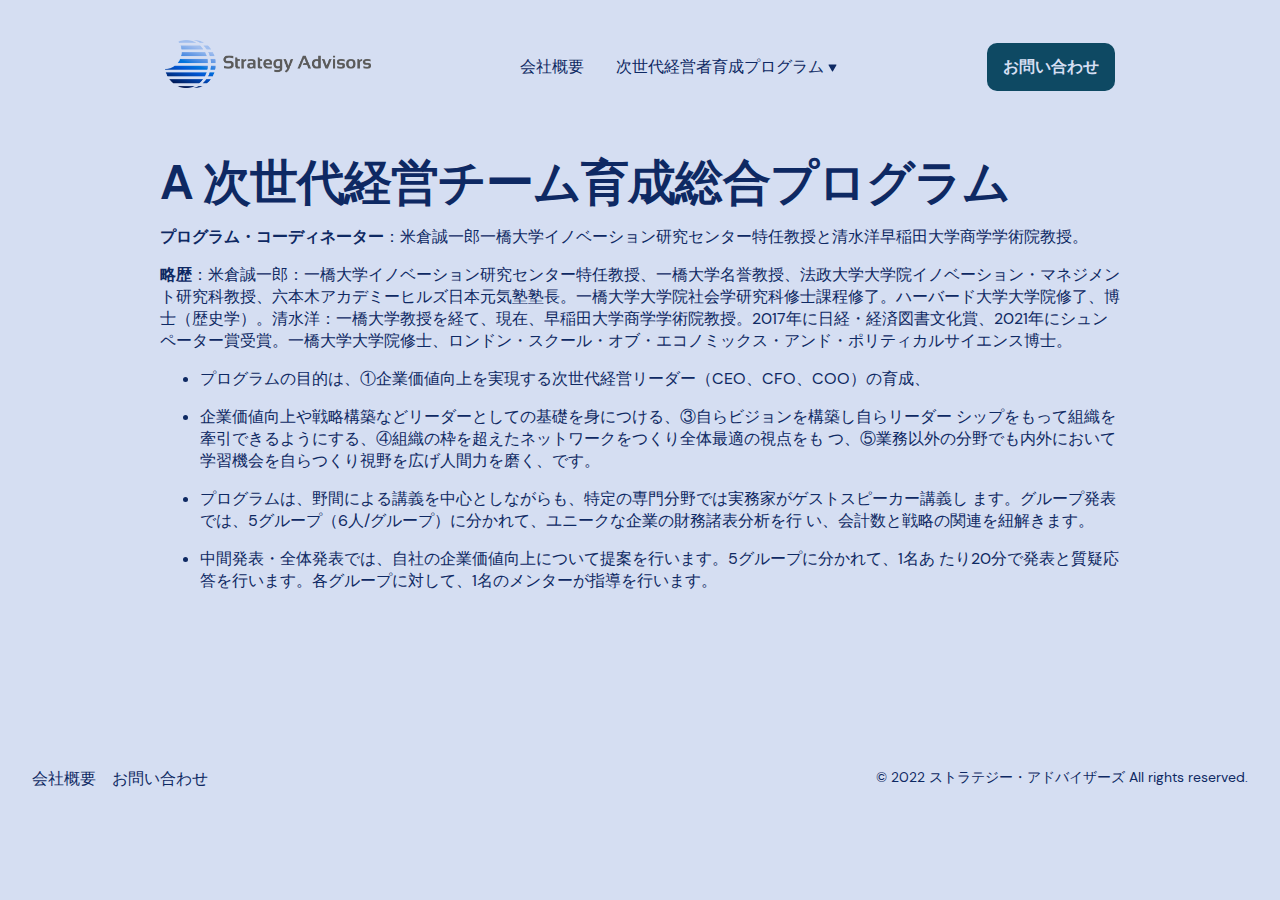
<file: course-a/index.html>
<!DOCTYPE html><html lang="en-us"><head><meta charSet="utf-8"/><meta http-equiv="x-ua-compatible" content="ie=edge"/><meta name="viewport" content="width=device-width, initial-scale=1, shrink-to-fit=no"/><meta name="theme-color" content="#004ca3"/><meta data-react-helmet="true" name="twitter:description" content="一橋大学大学院教授  野間幹晴による企業価値戦略コース"/><meta data-react-helmet="true" name="twitter:title" content="A 次世代経営チーム育成総合プログラム"/><meta data-react-helmet="true" name="twitter:card" content="summary"/><meta data-react-helmet="true" property="og:title" content="A 次世代経営チーム育成総合プログラム"/><meta data-react-helmet="true" name="description" property="og:description" content="一橋大学大学院教授  野間幹晴による企業価値戦略コース"/><meta data-react-helmet="true" charSet="utf-8"/><meta name="generator" content="Gatsby 4.19.2"/><style data-href="/styles.1f0b07c312eaf89acc21.css" data-identity="gatsby-global-css">@font-face{font-display:swap;font-family:DM Sans;font-style:normal;font-weight:400;src:url(/static/dm-sans-latin-ext-400-normal-46f8e89145ca0fc60f623d327d35db08.woff2) format("woff2"),url(/static/dm-sans-all-400-normal-37e3ab8cb633fce97c87dc20cffd615a.woff) format("woff");unicode-range:u+0100-024f,u+0259,u+1e??,u+2020,u+20a0-20ab,u+20ad-20cf,u+2113,u+2c60-2c7f,u+a720-a7ff}@font-face{font-display:swap;font-family:DM Sans;font-style:normal;font-weight:400;src:url(/static/dm-sans-latin-400-normal-71edbde4a8ed19eeef941b7a3ad1639d.woff2) format("woff2"),url(/static/dm-sans-all-400-normal-37e3ab8cb633fce97c87dc20cffd615a.woff) format("woff");unicode-range:u+00??,u+0131,u+0152-0153,u+02bb-02bc,u+02c6,u+02da,u+02dc,u+2000-206f,u+2074,u+20ac,u+2122,u+2191,u+2193,u+2212,u+2215,u+feff,u+fffd}@font-face{font-display:swap;font-family:DM Sans;font-style:normal;font-weight:500;src:url(/static/dm-sans-latin-ext-500-normal-d0cd2ef294906e1debec9476e18e6bc0.woff2) format("woff2"),url(/static/dm-sans-all-500-normal-0a59c6133bb2afd800545a6228f7c8f1.woff) format("woff");unicode-range:u+0100-024f,u+0259,u+1e??,u+2020,u+20a0-20ab,u+20ad-20cf,u+2113,u+2c60-2c7f,u+a720-a7ff}@font-face{font-display:swap;font-family:DM Sans;font-style:normal;font-weight:500;src:url(/static/dm-sans-latin-500-normal-82c42c7339eddd68c79dc69dd2332da5.woff2) format("woff2"),url(/static/dm-sans-all-500-normal-0a59c6133bb2afd800545a6228f7c8f1.woff) format("woff");unicode-range:u+00??,u+0131,u+0152-0153,u+02bb-02bc,u+02c6,u+02da,u+02dc,u+2000-206f,u+2074,u+20ac,u+2122,u+2191,u+2193,u+2212,u+2215,u+feff,u+fffd}@font-face{font-display:swap;font-family:DM Sans;font-style:normal;font-weight:700;src:url(/static/dm-sans-latin-ext-700-normal-260b7f4017e3fb22a92453e9869ad709.woff2) format("woff2"),url(/static/dm-sans-all-700-normal-83ca7716c560a37ada07ced98ad4c6ea.woff) format("woff");unicode-range:u+0100-024f,u+0259,u+1e??,u+2020,u+20a0-20ab,u+20ad-20cf,u+2113,u+2c60-2c7f,u+a720-a7ff}@font-face{font-display:swap;font-family:DM Sans;font-style:normal;font-weight:700;src:url(/static/dm-sans-latin-700-normal-6261bc7f59cc2e5f8f293a89e362662f.woff2) format("woff2"),url(/static/dm-sans-all-700-normal-83ca7716c560a37ada07ced98ad4c6ea.woff) format("woff");unicode-range:u+00??,u+0131,u+0152-0153,u+02bb-02bc,u+02c6,u+02da,u+02dc,u+2000-206f,u+2074,u+20ac,u+2122,u+2191,u+2193,u+2212,u+2215,u+feff,u+fffd}@font-face{font-display:swap;font-family:DM Mono;font-style:normal;font-weight:400;src:url([data-uri]) format("woff2"),url(/static/dm-mono-all-400-normal-71863af5fd990865914dda41c3808a86.woff) format("woff");unicode-range:u+0100-024f,u+0259,u+1e??,u+2020,u+20a0-20ab,u+20ad-20cf,u+2113,u+2c60-2c7f,u+a720-a7ff}@font-face{font-display:swap;font-family:DM Mono;font-style:normal;font-weight:400;src:url(/static/dm-mono-latin-400-normal-c1c4152e83611db446ecc2c0dfd72b04.woff2) format("woff2"),url(/static/dm-mono-all-400-normal-71863af5fd990865914dda41c3808a86.woff) format("woff");unicode-range:u+00??,u+0131,u+0152-0153,u+02bb-02bc,u+02c6,u+02da,u+02dc,u+2000-206f,u+2074,u+20ac,u+2122,u+2191,u+2193,u+2212,u+2215,u+feff,u+fffd}@font-face{font-display:swap;font-family:DM Mono;font-style:normal;font-weight:500;src:url([data-uri]) format("woff2"),url(/static/dm-mono-all-500-normal-dd1211e65f68bed55387e2363e419e78.woff) format("woff");unicode-range:u+0100-024f,u+0259,u+1e??,u+2020,u+20a0-20ab,u+20ad-20cf,u+2113,u+2c60-2c7f,u+a720-a7ff}@font-face{font-display:swap;font-family:DM Mono;font-style:normal;font-weight:500;src:url(/static/dm-mono-latin-500-normal-01077f9f58c8778a2435527972cabf0c.woff2) format("woff2"),url(/static/dm-mono-all-500-normal-dd1211e65f68bed55387e2363e419e78.woff) format("woff");unicode-range:u+00??,u+0131,u+0152-0153,u+02bb-02bc,u+02c6,u+02da,u+02dc,u+2000-206f,u+2074,u+20ac,u+2122,u+2191,u+2193,u+2212,u+2215,u+feff,u+fffd}:root{--c9n6ga0:#d5def2;--c9n6ga1:#0e2963;--c9n6ga2:#0e4963;--c9n6ga3:#6602d1;--c9n6ga4:#0e2963;--c9n6ga5:#000;--c9n6ga6:-0;--c9n6ga7:4px;--c9n6ga8:8px;--c9n6ga9:16px;--c9n6gaa:32px;--c9n6gab:64px;--c9n6gac:128px;--c9n6gad:-4px;--c9n6gae:-8px;--c9n6gaf:-16px;--c9n6gag:-32px;--c9n6gah:-64px;--c9n6gai:-128px;--c9n6gaj:12px;--c9n6gak:14px;--c9n6gal:16px;--c9n6gam:18px;--c9n6gan:24px;--c9n6gao:32px;--c9n6gap:48px;--c9n6gaq:64px;--c9n6gar:400;--c9n6gas:500;--c9n6gat:600;--c9n6gau:700;--c9n6gav:800;--c9n6gaw:"DM Sans",sans-serif;--c9n6gax:"DM Sans",sans-serif;--c9n6gay:DM Mono,Menlo,monospace;--c9n6gaz:1.65;--c9n6ga10:1.25;--c9n6ga11:1.1;--c9n6ga12:1;--c9n6ga13:0;--c9n6ga14:-0.02em;--c9n6ga15:0.08em;--c9n6ga16:1280px;--c9n6ga17:1024px;--c9n6ga18:1440px;--c9n6ga19:848px;--c9n6ga1a:48px;--c9n6ga1b:300px;--c9n6ga1c:400px;--c9n6ga1d:32px;--c9n6ga1e:30px;--c9n6ga1f:10px;--c9n6ga1g:24px;--c9n6ga1h:99999px;--c9n6ga1i:0px 4px 8px 0px #2e29330a,0px 4px 24px 0px #2e293314,0px 8px 24px 0px #473f4f29}.ivkcfp0{margin:50px auto;max-width:420px}.ivkcfp1{background-color:transparent;border:2px solid;border-color:var(--c9n6ga4);border-radius:5px;box-sizing:border-box;color:var(--c9n6ga1);font-family:var(--c9n6gay);font-size:18px;font-weight:500;line-height:22px;margin-bottom:15px;padding:13px;transition:all .3s;width:100%}.ivkcfp1:focus{border-color:var(--c9n6ga2)}.ivkcfp2{background-color:transparent;border:2px solid;border-color:var(--c9n6ga2);border-radius:5px;box-sizing:border-box;color:var(--c9n6ga1);font-family:var(--c9n6gay);font-size:18px;font-weight:500;line-height:22px;margin-bottom:15px;padding:13px;transition:all .3s;width:100%}.ivkcfp2:hover{background-color:var(--c9n6ga4);border-color:var(--c9n6ga4);color:var(--c9n6ga0)}.reey130{margin-left:auto;margin-right:auto;max-width:var(--c9n6ga16);padding-left:var(--c9n6gaa);padding-right:var(--c9n6gaa)}.reey132{max-width:var(--c9n6ga18);padding-left:0;padding-right:0}.reey133{max-width:var(--c9n6ga17)}.reey134{max-width:var(--c9n6ga19)}.reey135{padding-bottom:var(--c9n6gaa);padding-left:0;padding-right:0;padding-top:var(--c9n6gaa)}.reey136{align-items:center;display:flex}.reey137{flex-wrap:wrap}.reey138{align-items:flex-start}.reey139{align-items:baseline}.reey13a{align-items:flex-start}.reey13a,.reey13b{flex-direction:column}.reey13c{align-items:flex-end}.reey13d{align-items:stretch}.reey13e{justify-content:space-evenly}.reey13e,.reey13f{flex-wrap:wrap;width:100%}.reey13f{justify-content:center}.reey13g{flex-direction:column}.reey13h{gap:var(--c9n6ga6)}.reey13i{gap:var(--c9n6ga7)}.reey13j{gap:var(--c9n6ga8)}.reey13k{gap:var(--c9n6ga9)}.reey13l{gap:var(--c9n6gaa)}.reey13m{gap:var(--c9n6gab)}.reey13n{gap:var(--c9n6gac)}.reey13o{gap:var(--c9n6gad)}.reey13p{gap:var(--c9n6gae)}.reey13q{gap:var(--c9n6gaf)}.reey13r{gap:var(--c9n6gag)}.reey13s{gap:var(--c9n6gah)}.reey13t{gap:var(--c9n6gai)}.reey1310,.reey1311,.reey1312,.reey1313,.reey1314,.reey13u,.reey13v,.reey13w,.reey13x,.reey13y,.reey13z{width:100%}.reey1315{list-style:none;margin:0;padding:0}.reey1316{padding:var(--c9n6ga6)}.reey1317{padding:var(--c9n6ga7)}.reey1318{padding:var(--c9n6ga8)}.reey1319{padding:var(--c9n6ga9)}.reey131a{padding:var(--c9n6gaa)}.reey131b{padding:var(--c9n6gab)}.reey131c{padding:var(--c9n6gac)}.reey131d{padding:var(--c9n6gad)}.reey131e{padding:var(--c9n6gae)}.reey131f{padding:var(--c9n6gaf)}.reey131g{padding:var(--c9n6gag)}.reey131h{padding:var(--c9n6gah)}.reey131i{padding:var(--c9n6gai)}.reey131j{padding-bottom:var(--c9n6ga6);padding-top:var(--c9n6ga6)}.reey131k{padding-bottom:var(--c9n6ga7);padding-top:var(--c9n6ga7)}.reey131l{padding-bottom:var(--c9n6ga8);padding-top:var(--c9n6ga8)}.reey131m{padding-bottom:var(--c9n6ga9);padding-top:var(--c9n6ga9)}.reey131n{padding-bottom:var(--c9n6gaa);padding-top:var(--c9n6gaa)}.reey131o{padding-bottom:var(--c9n6gab);padding-top:var(--c9n6gab)}.reey131p{padding-bottom:var(--c9n6gac);padding-top:var(--c9n6gac)}.reey131q{padding-bottom:var(--c9n6gad);padding-top:var(--c9n6gad)}.reey131r{padding-bottom:var(--c9n6gae);padding-top:var(--c9n6gae)}.reey131s{padding-bottom:var(--c9n6gaf);padding-top:var(--c9n6gaf)}.reey131t{padding-bottom:var(--c9n6gag);padding-top:var(--c9n6gag)}.reey131u{padding-bottom:var(--c9n6gah);padding-top:var(--c9n6gah)}.reey131v{padding-bottom:var(--c9n6gai);padding-top:var(--c9n6gai)}.reey131w{margin-bottom:var(--c9n6ga6);margin-top:var(--c9n6ga6)}.reey131x{margin-bottom:var(--c9n6ga7);margin-top:var(--c9n6ga7)}.reey131y{margin-bottom:var(--c9n6ga8);margin-top:var(--c9n6ga8)}.reey131z{margin-bottom:var(--c9n6ga9);margin-top:var(--c9n6ga9)}.reey1320{margin-bottom:var(--c9n6gaa);margin-top:var(--c9n6gaa)}.reey1321{margin-bottom:var(--c9n6gab);margin-top:var(--c9n6gab)}.reey1322{margin-bottom:var(--c9n6gac);margin-top:var(--c9n6gac)}.reey1323{margin-bottom:var(--c9n6gad);margin-top:var(--c9n6gad)}.reey1324{margin-bottom:var(--c9n6gae);margin-top:var(--c9n6gae)}.reey1325{margin-bottom:var(--c9n6gaf);margin-top:var(--c9n6gaf)}.reey1326{margin-bottom:var(--c9n6gag);margin-top:var(--c9n6gag)}.reey1327{margin-bottom:var(--c9n6gah);margin-top:var(--c9n6gah)}.reey1328{margin-bottom:var(--c9n6gai);margin-top:var(--c9n6gai)}.reey1329{margin-left:calc(var(--c9n6ga6)*-1);margin-right:calc(var(--c9n6ga6)*-1)}.reey132a{margin-left:calc(var(--c9n6ga7)*-1);margin-right:calc(var(--c9n6ga7)*-1)}.reey132b{margin-left:calc(var(--c9n6ga8)*-1);margin-right:calc(var(--c9n6ga8)*-1)}.reey132c{margin-left:calc(var(--c9n6ga9)*-1);margin-right:calc(var(--c9n6ga9)*-1)}.reey132d{margin-left:calc(var(--c9n6gaa)*-1);margin-right:calc(var(--c9n6gaa)*-1)}.reey132e{margin-left:calc(var(--c9n6gab)*-1);margin-right:calc(var(--c9n6gab)*-1)}.reey132f{margin-left:calc(var(--c9n6gac)*-1);margin-right:calc(var(--c9n6gac)*-1)}.reey132g{margin-left:calc(var(--c9n6gad)*-1);margin-right:calc(var(--c9n6gad)*-1)}.reey132h{margin-left:calc(var(--c9n6gae)*-1);margin-right:calc(var(--c9n6gae)*-1)}.reey132i{margin-left:calc(var(--c9n6gaf)*-1);margin-right:calc(var(--c9n6gaf)*-1)}.reey132j{margin-left:calc(var(--c9n6gag)*-1);margin-right:calc(var(--c9n6gag)*-1)}.reey132k{margin-left:calc(var(--c9n6gah)*-1);margin-right:calc(var(--c9n6gah)*-1)}.reey132l{margin-left:calc(var(--c9n6gai)*-1);margin-right:calc(var(--c9n6gai)*-1)}.reey132m{border-radius:var(--c9n6ga1f);overflow:hidden}.reey132n{border-radius:var(--c9n6ga1g);overflow:hidden}.reey132o{border-radius:var(--c9n6ga1h);overflow:hidden}.reey132t{align-items:center;display:flex;flex-direction:column;text-align:center}.reey132u{padding-bottom:var(--c9n6gaa);padding-top:var(--c9n6gaa)}.reey132v{margin:var(--c9n6ga6)}.reey132w{margin:var(--c9n6ga7)}.reey132x{margin:var(--c9n6ga8)}.reey132y{margin:var(--c9n6ga9)}.reey132z{margin:var(--c9n6gaa)}.reey1330{margin:var(--c9n6gab)}.reey1331{margin:var(--c9n6gac)}.reey1332{margin:var(--c9n6gad)}.reey1333{margin:var(--c9n6gae)}.reey1334{margin:var(--c9n6gaf)}.reey1335{margin:var(--c9n6gag)}.reey1336{margin:var(--c9n6gah)}.reey1337{margin:var(--c9n6gai)}.reey1338{margin:auto}.reey1339{margin-left:var(--c9n6ga6)}.reey133a{margin-left:var(--c9n6ga7)}.reey133b{margin-left:var(--c9n6ga8)}.reey133c{margin-left:var(--c9n6ga9)}.reey133d{margin-left:var(--c9n6gaa)}.reey133e{margin-left:var(--c9n6gab)}.reey133f{margin-left:var(--c9n6gac)}.reey133g{margin-left:var(--c9n6gad)}.reey133h{margin-left:var(--c9n6gae)}.reey133i{margin-left:var(--c9n6gaf)}.reey133j{margin-left:var(--c9n6gag)}.reey133k{margin-left:var(--c9n6gah)}.reey133l{margin-left:var(--c9n6gai)}.reey133m{margin-left:auto}.reey133n{margin-right:var(--c9n6ga6)}.reey133o{margin-right:var(--c9n6ga7)}.reey133p{margin-right:var(--c9n6ga8)}.reey133q{margin-right:var(--c9n6ga9)}.reey133r{margin-right:var(--c9n6gaa)}.reey133s{margin-right:var(--c9n6gab)}.reey133t{margin-right:var(--c9n6gac)}.reey133u{margin-right:var(--c9n6gad)}.reey133v{margin-right:var(--c9n6gae)}.reey133w{margin-right:var(--c9n6gaf)}.reey133x{margin-right:var(--c9n6gag)}.reey133y{margin-right:var(--c9n6gah)}.reey133z{margin-right:var(--c9n6gai)}.reey1340{margin-right:auto}.reey1341{margin-top:var(--c9n6ga6)}.reey1342{margin-top:var(--c9n6ga7)}.reey1343{margin-top:var(--c9n6ga8)}.reey1344{margin-top:var(--c9n6ga9)}.reey1345{margin-top:var(--c9n6gaa)}.reey1346{margin-top:var(--c9n6gab)}.reey1347{margin-top:var(--c9n6gac)}.reey1348{margin-top:var(--c9n6gad)}.reey1349{margin-top:var(--c9n6gae)}.reey134a{margin-top:var(--c9n6gaf)}.reey134b{margin-top:var(--c9n6gag)}.reey134c{margin-top:var(--c9n6gah)}.reey134d{margin-top:var(--c9n6gai)}.reey134e{margin-top:auto}.reey134f{margin-bottom:var(--c9n6ga6)}.reey134g{margin-bottom:var(--c9n6ga7)}.reey134h{margin-bottom:var(--c9n6ga8)}.reey134i{margin-bottom:var(--c9n6ga9)}.reey134j{margin-bottom:var(--c9n6gaa)}.reey134k{margin-bottom:var(--c9n6gab)}.reey134l{margin-bottom:var(--c9n6gac)}.reey134m{margin-bottom:var(--c9n6gad)}.reey134n{margin-bottom:var(--c9n6gae)}.reey134o{margin-bottom:var(--c9n6gaf)}.reey134p{margin-bottom:var(--c9n6gag)}.reey134q{margin-bottom:var(--c9n6gah)}.reey134r{margin-bottom:var(--c9n6gai)}.reey134s{margin-bottom:auto}.reey134t{margin:0}.reey134u{font-size:var(--c9n6gal)}.reey134u,.reey134v{font-weight:var(--c9n6gar);letter-spacing:var(--c9n6ga13);line-height:var(--c9n6gaz);margin-bottom:var(--c9n6ga9)}.reey134v{font-size:var(--c9n6gam)}.reey134w{font-family:var(--c9n6gax);font-size:var(--c9n6gao);font-weight:var(--c9n6gav);letter-spacing:var(--c9n6ga14);line-height:var(--c9n6ga10);margin-bottom:var(--c9n6gac);margin-top:var(--c9n6gaa)}.reey134x{font-family:var(--c9n6gax)}.reey134x,.reey134y{font-size:var(--c9n6gao)}.reey134x,.reey134y,.reey134z{font-weight:var(--c9n6gav);letter-spacing:var(--c9n6ga14);line-height:var(--c9n6ga11);margin-bottom:var(--c9n6ga9)}.reey134z{font-size:var(--c9n6gan)}.reey1350{font-family:var(--c9n6gay);font-weight:var(--c9n6gas);line-height:var(--c9n6ga11)}.reey1350,.reey1351{font-size:var(--c9n6gak);letter-spacing:var(--c9n6ga15);margin-bottom:var(--c9n6ga8);text-transform:uppercase}.reey1351{font-style:normal;font-weight:var(--c9n6gat)}.reey1352{font-family:var(--c9n6gay);font-size:var(--c9n6gap);font-weight:var(--c9n6gas);line-height:var(--c9n6ga11)}.reey1353{font-size:var(--c9n6gan);font-weight:var(--c9n6gau);line-height:var(--c9n6ga10)}.reey1354{font-size:var(--c9n6gak);margin-bottom:var(--c9n6ga8)}.reey1355{font-size:var(--c9n6gam)}.reey1356{font-family:var(--c9n6gay);font-size:180px;letter-spacing:var(--c9n6ga14);line-height:var(--c9n6ga12)}.reey1357{text-align:center}.reey1358{font-weight:var(--c9n6gau)}.reey1359{color:inherit}.reey1359:hover{color:var(--c9n6ga4)}.reey135a{color:inherit;text-decoration:none;transition-duration:.2s;transition-property:color;transition-timing-function:ease-in-out}.reey135a:hover{color:var(--c9n6ga4)}.reey135b{background:none;border:none;color:inherit;font-family:var(--c9n6gaw);font-size:inherit;padding:0;text-decoration:none;transition-duration:.2s;transition-property:color;transition-timing-function:ease-in-out}.reey135b:hover{color:var(--c9n6ga4);cursor:pointer}.reey135c{color:inherit;font-weight:var(--c9n6gau)}.reey135c:hover{color:var(--c9n6ga4)}.reey135d{color:inherit;display:block}.reey135d,.reey135e{text-decoration:none}.reey135e{border-radius:var(--c9n6ga1f);display:inline-flex;font-size:var(--c9n6gal);font-weight:var(--c9n6gau);line-height:var(--c9n6ga12);padding:var(--c9n6ga9)}.reey135f{background-color:var(--c9n6ga2);color:var(--c9n6ga0)}.reey135f:focus,.reey135f:hover{background-color:var(--c9n6ga4)}.reey135g{background-color:var(--c9n6ga0);color:var(--c9n6ga2)}.reey135g:focus,.reey135g:hover{background-color:var(--c9n6ga4);color:var(--c9n6ga0)}.reey135h{background-color:transparent;color:inherit}.reey135h:focus,.reey135h:hover{background-color:var(--c9n6ga3)}.reey135i{background-color:transparent;color:inherit}.reey135i:focus,.reey135i:hover{background-color:var(--c9n6ga3);color:var(--c9n6ga2)}.reey135j{background-color:var(--c9n6ga2);color:var(--c9n6ga0)}.reey135k{background-color:var(--c9n6ga3);color:var(--c9n6ga2)}.reey135l{margin:0;padding-bottom:var(--c9n6gaa);padding-left:0;padding-right:0;padding-top:0}.reey135m{border-radius:var(--c9n6ga1h);flex-shrink:0;height:var(--c9n6ga1a);min-width:0;width:var(--c9n6ga1a)}.reey135n{height:20px;width:85px}.reey135o{max-width:128px}.reey135p{height:24px;width:24px}.reey135p,.reey135q{margin-bottom:var(--c9n6ga9)}.reey135q{height:32px;width:32px}.reey135r{height:64px;margin-bottom:var(--c9n6ga9);width:64px}.reey135s{color:var(--c9n6ga1);margin-right:var(--c9n6ga9)}.reey135s:focus,.reey135s:hover{color:var(--c9n6ga4)}.reey135t{align-items:center;background:transparent;border:none;cursor:pointer;display:flex;height:48px;justify-content:center;width:48px}.reey135u{clip:rect(0 0 0 0);border:0;height:1px;overflow:hidden;padding:0;position:absolute;white-space:nowrap;width:1px}.reey135v{outline:1px solid tomato}@media screen and (min-width:52em){.reey135{padding:var(--c9n6gab) var(--c9n6gaa)}.reey134x{font-size:var(--c9n6gap)}.reey1356{font-size:360px}}@media screen and (min-width:40em){.reey13g{flex-direction:row}.reey13u{width:100%}.reey13v{width:50%}.reey13w{width:25%}.reey13x{width:33.3333%}.reey13y{width:66.6666%}.reey13z{width:100vw}.reey1310{width:50vw}.reey1311{width:25vw}.reey1312{width:33.3333vw}.reey1313{width:66.6666vw}.reey1314{width:-webkit-fit-content;width:-moz-fit-content;width:fit-content}.reey132p{order:0}.reey132q{order:1}.reey132r{order:2}.reey132s{order:3}.reey132u{padding-bottom:var(--c9n6gab);padding-top:var(--c9n6gab)}.reey134w{font-size:var(--c9n6gaq)}}.n9hqfg0{display:none;position:relative;z-index:1}.n9hqfg1{display:block;padding-top:var(--c9n6ga9);position:relative}.n9hqfg2{background:var(--c9n6ga2)}.n9hqfg4{color:var(--c9n6ga2)}.n9hqfg5{color:var(--c9n6ga0)}.n9hqfg6{background:var(--c9n6ga2);height:100vh;padding-top:var(--c9n6gaa);position:absolute;width:100vw;z-index:1}.n9hqfg7{color:var(--c9n6ga0);display:block;font-size:var(--c9n6gan);padding:var(--c9n6ga8) var(--c9n6gaa)}@media screen and (min-width:40em){.n9hqfg0{display:block;padding-top:var(--c9n6gaa)}.n9hqfg1,.n9hqfg6{display:none}}._1yaynzf0{transition-duration:.15s;transition-property:-webkit-transform;transition-property:transform;transition-property:transform,-webkit-transform;transition-timing-function:ease-in-out}._1yaynzf1{-webkit-transform:rotate(-180deg);transform:rotate(-180deg)}._1yaynzf2{-webkit-transform:rotate(90deg);transform:rotate(90deg)}._1yaynzf3{-webkit-transform:rotate(-90deg);transform:rotate(-90deg)}._8y940d0{position:relative}._8y940d1:hover{color:var(--c9n6ga0)}._8y940d3{position:relative;white-space:nowrap;width:-webkit-fit-content;width:-moz-fit-content;width:fit-content}._8y940d6{padding-bottom:var(--c9n6ga9);padding-left:var(--c9n6gaa)}._8y940d7{flex-shrink:0;height:var(--c9n6ga1d);width:var(--c9n6ga1d)}._8y940d9{display:none;white-space:normal}._8y940da{margin:0;padding:0}@media screen and (min-width:40em){._8y940d1{align-items:baseline;color:inherit;font-size:inherit;padding:0}._8y940d1:hover{color:var(--c9n6ga4)}._8y940d2{align-items:baseline}._8y940d3{background:var(--c9n6ga0);border-radius:var(--c9n6ga1g);box-shadow:var(--c9n6ga1i);left:50%;max-width:var(--c9n6ga1c);min-width:var(--c9n6ga1b);padding:var(--c9n6ga9) var(--c9n6ga9) var(--c9n6ga6) var(--c9n6ga9);position:absolute;top:calc(100% + 20px);-webkit-transform:translateX(-50%);transform:translateX(-50%)}._8y940d3:before{border-color:transparent transparent var(--c9n6ga0) transparent;border-style:solid;border-width:0 14px 17.3px;content:"";height:0;left:50%;position:absolute;top:0;-webkit-transform:translateX(-50%) translateY(calc(-100% + 2px));transform:translateX(-50%) translateY(calc(-100% + 2px));width:0}._8y940d4{-webkit-animation:zoomInUp .15s ease-in-out;animation:zoomInUp .15s ease-in-out}._8y940d5{-webkit-animation:zoomOutDown .15s ease-in-out;animation:zoomOutDown .15s ease-in-out;-webkit-animation-fill-mode:forwards;animation-fill-mode:forwards}._8y940d6{align-items:stretch;padding-left:0}._8y940d7{height:var(--c9n6ga1e);width:var(--c9n6ga1e)}._8y940d8{border-radius:var(--c9n6ga1f);color:inherit;font-size:var(--c9n6gal);font-weight:var(--c9n6gau);margin:0;padding:var(--c9n6ga8)}._8y940d8:hover{background:var(--c9n6ga3);color:inherit}._8y940d9{display:block;font-size:var(--c9n6gak);margin:0;min-width:300px}}@-webkit-keyframes zoomInUp{0%{opacity:0;-webkit-transform:scale(.95) translateY(10px) translateX(-50%);transform:scale(.95) translateY(10px) translateX(-50%);visibility:hidden}to{opacity:1;-webkit-transform:scale(1),translateY(0) translateX(-50%);transform:scale(1),translateY(0) translateX(-50%);visibility:visible}}@keyframes zoomInUp{0%{opacity:0;-webkit-transform:scale(.95) translateY(10px) translateX(-50%);transform:scale(.95) translateY(10px) translateX(-50%);visibility:hidden}to{opacity:1;-webkit-transform:scale(1),translateY(0) translateX(-50%);transform:scale(1),translateY(0) translateX(-50%);visibility:visible}}@-webkit-keyframes zoomOutDown{0%{opacity:1;-webkit-transform:scale(1) translateY(0) translateX(-50%);transform:scale(1) translateY(0) translateX(-50%)}to{opacity:0;-webkit-transform:scale(.95) translateY(10px) translateX(-50%);transform:scale(.95) translateY(10px) translateX(-50%);visibility:hidden}}@keyframes zoomOutDown{0%{opacity:1;-webkit-transform:scale(1) translateY(0) translateX(-50%);transform:scale(1) translateY(0) translateX(-50%)}to{opacity:0;-webkit-transform:scale(.95) translateY(10px) translateX(-50%);transform:scale(.95) translateY(10px) translateX(-50%);visibility:hidden}}@-webkit-keyframes fadeIn{0%{opacity:0;visibility:hidden}to{opacity:1;visibility:visible}}@keyframes fadeIn{0%{opacity:0;visibility:hidden}to{opacity:1;visibility:visible}}@-webkit-keyframes fadeOut{0%{opacity:1}to{opacity:0;visibility:hidden}}@keyframes fadeOut{0%{opacity:1}to{opacity:0;visibility:hidden}}body{-webkit-font-smoothing:antialiased;-moz-osx-font-smoothing:grayscale;background-color:var(--c9n6ga0);color:var(--c9n6ga1);font-family:var(--c9n6gaw);margin:0}*{box-sizing:border-box}.y5ning0{font-family:var(--c9n6gay);font-style:normal;letter-spacing:-.02em}.y5ning1{align-items:baseline;color:inherit;display:flex;font-size:var(--c9n6gan);font-weight:var(--c9n6gau);gap:10px;justify-content:center;text-align:center}.y5ning2{height:12px}.y5ning3{font-size:var(--c9n6gan);margin-bottom:0;text-align:center}._1mywht90{word-break:keep-all}.w2jt5a0{text-align:left}._1ym2l5g0{max-width:1108px}._1ym2l5g1{font-size:var(--c9n6gam);margin-bottom:var(--c9n6gab);max-width:798px}._1ym2l5g2{width:100%}@media screen and (min-width:40em){._1ym2l5g1{font-size:var(--c9n6gan)}}.lgshx41{align-items:center;display:flex;flex-direction:column}@media screen and (min-width:40em){.lgshx40{gap:var(--c9n6gac)}.lgshx41{align-items:flex-start}}</style><style>.gatsby-image-wrapper{position:relative;overflow:hidden}.gatsby-image-wrapper picture.object-fit-polyfill{position:static!important}.gatsby-image-wrapper img{bottom:0;height:100%;left:0;margin:0;max-width:none;padding:0;position:absolute;right:0;top:0;width:100%;object-fit:cover}.gatsby-image-wrapper [data-main-image]{opacity:0;transform:translateZ(0);transition:opacity .25s linear;will-change:opacity}.gatsby-image-wrapper-constrained{display:inline-block;vertical-align:top}</style><noscript><style>.gatsby-image-wrapper noscript [data-main-image]{opacity:1!important}.gatsby-image-wrapper [data-placeholder-image]{opacity:0!important}</style></noscript><script type="module">const e="undefined"!=typeof HTMLImageElement&&"loading"in HTMLImageElement.prototype;e&&document.body.addEventListener("load",(function(e){const t=e.target;if(void 0===t.dataset.mainImage)return;if(void 0===t.dataset.gatsbyImageSsr)return;let a=null,n=t;for(;null===a&&n;)void 0!==n.parentNode.dataset.gatsbyImageWrapper&&(a=n.parentNode),n=n.parentNode;const o=a.querySelector("[data-placeholder-image]"),r=new Image;r.src=t.currentSrc,r.decode().catch((()=>{})).then((()=>{t.style.opacity=1,o&&(o.style.opacity=0,o.style.transition="opacity 500ms linear")}))}),!0);</script><title data-react-helmet="true">A 次世代経営チーム育成総合プログラム</title><link rel="icon" href="/favicon-32x32.png?v=f0520c9852510196fdb2a53eec82f920" type="image/png"/><link rel="manifest" href="/manifest.webmanifest" crossorigin="anonymous"/><link rel="apple-touch-icon" sizes="48x48" href="/icons/icon-48x48.png?v=f0520c9852510196fdb2a53eec82f920"/><link rel="apple-touch-icon" sizes="72x72" href="/icons/icon-72x72.png?v=f0520c9852510196fdb2a53eec82f920"/><link rel="apple-touch-icon" sizes="96x96" href="/icons/icon-96x96.png?v=f0520c9852510196fdb2a53eec82f920"/><link rel="apple-touch-icon" sizes="144x144" href="/icons/icon-144x144.png?v=f0520c9852510196fdb2a53eec82f920"/><link rel="apple-touch-icon" sizes="192x192" href="/icons/icon-192x192.png?v=f0520c9852510196fdb2a53eec82f920"/><link rel="apple-touch-icon" sizes="256x256" href="/icons/icon-256x256.png?v=f0520c9852510196fdb2a53eec82f920"/><link rel="apple-touch-icon" sizes="384x384" href="/icons/icon-384x384.png?v=f0520c9852510196fdb2a53eec82f920"/><link rel="apple-touch-icon" sizes="512x512" href="/icons/icon-512x512.png?v=f0520c9852510196fdb2a53eec82f920"/></head><body><div id="___gatsby"><div style="outline:none" tabindex="-1" id="gatsby-focus-wrapper"><header><div class="reey130 n9hqfg0"><div class="reey132x"></div><div class="reey136 reey13e reey13k"><a class="reey135a" href="/"><span class="reey135u">Home</span><img src="/static/logo_h-973c55289935aad147766ac784041b77.png" height="48"/></a><nav><ul class="reey136 reey13l reey1315"><li><a class="reey135a" href="/about">会社概要</a></li><li><div class="reey136 reey13a reey13l _8y940d0" data-id="次世代経営者育成プログラム-group-wrapper"><button class="reey135b _8y940d1 n9hqfg7"><div class="reey136 reey13i _8y940d2">次世代経営者育成プログラム<svg width="9" height="8" viewBox="0 0 9 8" fill="none" xmlns="http://www.w3.org/2000/svg" class="_1yaynzf0"><path d="M4.93301 7.25C4.74056 7.58333 4.25944 7.58333 4.06699 7.25L0.602886 1.25C0.410435 0.916666 0.650998 0.499999 1.0359 0.499999L7.9641 0.5C8.349 0.5 8.58957 0.916666 8.39712 1.25L4.93301 7.25Z" fill="currentColor"></path></svg></div></button></div></li></ul></nav><div><a class="reey135f reey135e" href="/contact">お問い合わせ</a></div></div></div><div class="reey130 n9hqfg1"><div class="reey132x"></div><div class="reey136 reey13e reey13k"><span class="n9hqfg4"><a class="reey135a" href="/"><span class="reey135u">Home</span><img src="/static/logo_h-973c55289935aad147766ac784041b77.png" height="48"/></a></span><div class="reey136 reey13k"><div class="reey1338"></div><div><a class="reey135f reey135e" href="/contact">お問い合わせ</a></div><div class="reey133w"><button class="reey135t n9hqfg4" title="Toggle menu"><svg xmlns="http://www.w3.org/2000/svg" width="24" height="24" viewBox="0 0 24 24" fill="none" stroke="currentColor" stroke-width="2" stroke-linecap="round" stroke-linejoin="round"><line x1="3" y1="12" x2="21" y2="12"></line><line x1="3" y1="6" x2="21" y2="6"></line><line x1="3" y1="18" x2="21" y2="18"></line></svg></button></div></div></div></div></header><div class="reey13u reey131o"><div class="reey133 reey130"><h1 class="reey134x reey134t">A 次世代経営チーム育成総合プログラム</h1><div><p><b>プログラム・コーディネーター</b>：米倉誠一郎一橋大学イノベーション研究センター特任教授と清水洋早稲田大学商学学術院教授。</p><p><b>略歴</b>：米倉誠一郎：一橋大学イノベーション研究センター特任教授、一橋大学名誉教授、法政大学大学院イノベーション・マネジメント研究科教授、六本木アカデミーヒルズ日本元気塾塾長。一橋大学大学院社会学研究科修士課程修了。ハーバード大学大学院修了、博士（歴史学）。清水洋：一橋大学教授を経て、現在、早稲田大学商学学術院教授。2017年に日経・経済図書文化賞、2021年にシュンペーター賞受賞。一橋大学大学院修士、ロンドン・スクール・オブ・エコノミックス・アンド・ポリティカルサイエンス博士。​</p><p></p><ul><li><p>プログラムの目的は、①企業価値向上を実現する次世代経営リーダー（CEO、CFO、COO）の育成、</p></li><li><p>企業価値向上や戦略構築などリーダーとしての基礎を身につける、③自らビジョンを構築し自らリーダー シップをもって組織を牽引できるようにする、④組織の枠を超えたネットワークをつくり全体最適の視点をも つ、⑤業務以外の分野でも内外において学習機会を自らつくり視野を広げ人間力を磨く、です。</p></li><li><p>プログラムは、野間による講義を中心としながらも、特定の専門分野では実務家がゲストスピーカー講義し ます。グループ発表では、5グループ（6人/グループ）に分かれて、ユニークな企業の財務諸表分析を行 い、会計数と戦略の関連を紐解きます。</p></li><li><p>中間発表・全体発表では、自社の企業価値向上について提案を行います。5グループに分かれて、1名あ たり20分で発表と質疑応答を行います。各グループに対して、1名のメンターが指導を行います。</p></li></ul><p></p></div></div></div><footer class="reey13u reey131n"><div class="reey130"><div class="reey136 reey138 reey13g reey13k"><a class="reey135a" href="/"><span class="reey135u">Home</span></a><div class="reey1338"></div><ul class="reey136 reey13k reey1315"></ul></div><div class="reey1330"></div><div class="reey136 reey138 reey13g reey13k"><ul class="reey136 reey138 reey13g reey13k reey1315"><li><a class="reey135a" href="/about">会社概要</a></li><li><a class="reey135a" href="/contact">お問い合わせ</a></li></ul><div class="reey1338"></div><ul class="reey136 reey13k reey1315"></ul><div class="reey1354 reey134t">© 2022 ストラテジー・アドバイザーズ All rights reserved.</div></div></div><div class="reey132y"></div></footer></div><div id="gatsby-announcer" style="position:absolute;top:0;width:1px;height:1px;padding:0;overflow:hidden;clip:rect(0, 0, 0, 0);white-space:nowrap;border:0" aria-live="assertive" aria-atomic="true"></div></div><script id="gatsby-script-loader">/*<![CDATA[*/window.pagePath="/course-a/";window.___webpackCompilationHash="14aaf9ee601a5da5fe85";/*]]>*/</script><script id="gatsby-chunk-mapping">/*<![CDATA[*/window.___chunkMapping={"polyfill":["/polyfill-493190ad227e143085b6.js"],"app":["/app-2fcea1c28f12a2f8299f.js"],"component---src-pages-404-tsx":["/component---src-pages-404-tsx-9606922ffd59283be20d.js"],"component---src-pages-contact-tsx":["/component---src-pages-contact-tsx-db266956f807896bc03d.js"],"component---src-pages-index-tsx":["/component---src-pages-index-tsx-e069298ae505dbc0cc14.js"],"component---src-pages-page-slug-tsx":["/component---src-pages-page-slug-tsx-13efe56e41ea69d361dc.js"]};/*]]>*/</script><script src="/polyfill-493190ad227e143085b6.js" nomodule=""></script><script src="/app-2fcea1c28f12a2f8299f.js" async=""></script><script src="/framework-429f2815547ed1eb58f7.js" async=""></script><script src="/webpack-runtime-7bb35fe2aa90409a10d0.js" async=""></script></body></html>
</file>
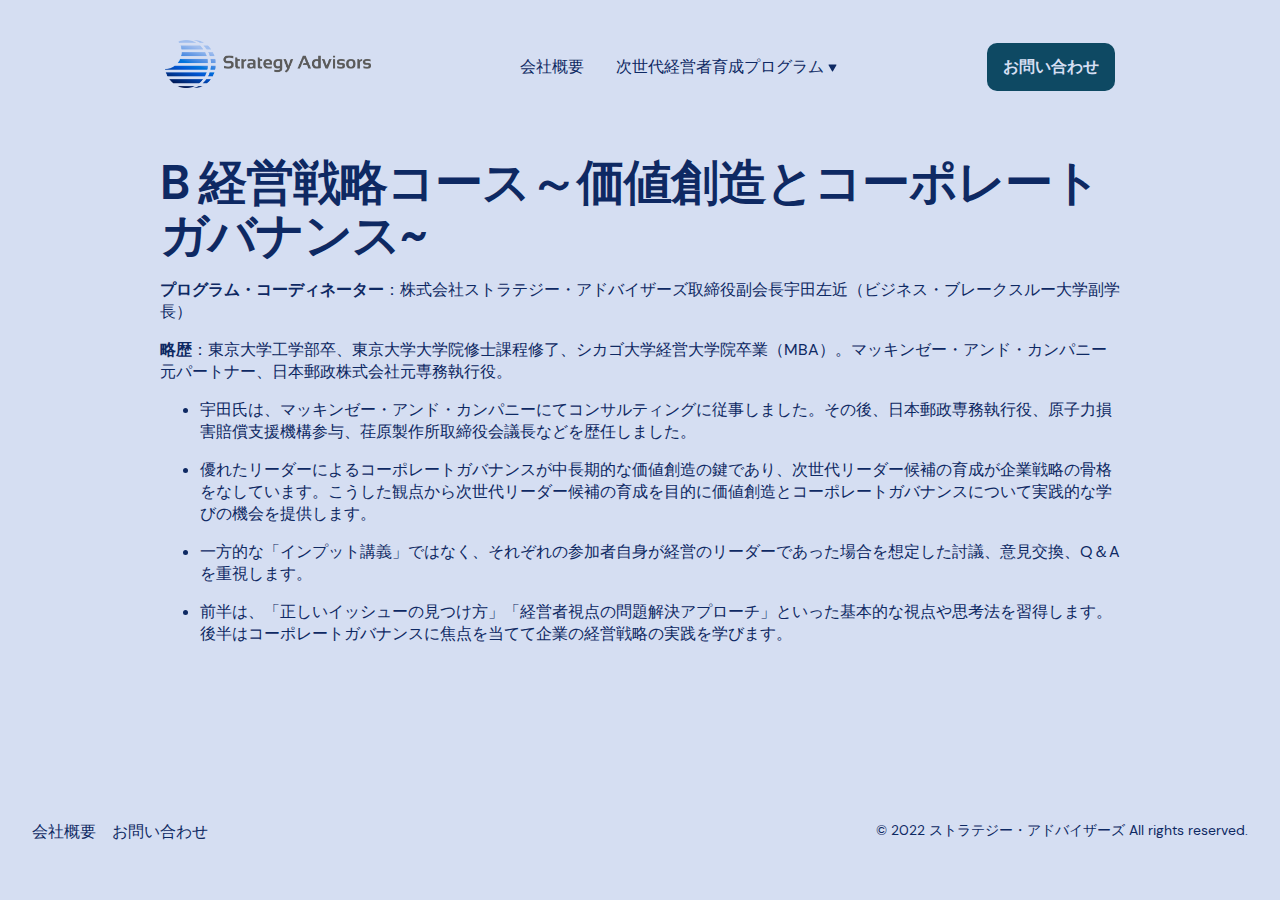
<file: course-b/index.html>
<!DOCTYPE html><html lang="en-us"><head><meta charSet="utf-8"/><meta http-equiv="x-ua-compatible" content="ie=edge"/><meta name="viewport" content="width=device-width, initial-scale=1, shrink-to-fit=no"/><meta name="theme-color" content="#004ca3"/><meta data-react-helmet="true" name="twitter:description" content="当社取締役副会長宇田左近による経営戦略コース～価値創造とコーポレートガバナンス~"/><meta data-react-helmet="true" name="twitter:title" content="B	経営戦略コース～価値創造とコーポレートガバナンス~"/><meta data-react-helmet="true" name="twitter:card" content="summary"/><meta data-react-helmet="true" property="og:title" content="B	経営戦略コース～価値創造とコーポレートガバナンス~"/><meta data-react-helmet="true" name="description" property="og:description" content="当社取締役副会長宇田左近による経営戦略コース～価値創造とコーポレートガバナンス~"/><meta data-react-helmet="true" charSet="utf-8"/><meta name="generator" content="Gatsby 4.19.2"/><style data-href="/styles.1f0b07c312eaf89acc21.css" data-identity="gatsby-global-css">@font-face{font-display:swap;font-family:DM Sans;font-style:normal;font-weight:400;src:url(/static/dm-sans-latin-ext-400-normal-46f8e89145ca0fc60f623d327d35db08.woff2) format("woff2"),url(/static/dm-sans-all-400-normal-37e3ab8cb633fce97c87dc20cffd615a.woff) format("woff");unicode-range:u+0100-024f,u+0259,u+1e??,u+2020,u+20a0-20ab,u+20ad-20cf,u+2113,u+2c60-2c7f,u+a720-a7ff}@font-face{font-display:swap;font-family:DM Sans;font-style:normal;font-weight:400;src:url(/static/dm-sans-latin-400-normal-71edbde4a8ed19eeef941b7a3ad1639d.woff2) format("woff2"),url(/static/dm-sans-all-400-normal-37e3ab8cb633fce97c87dc20cffd615a.woff) format("woff");unicode-range:u+00??,u+0131,u+0152-0153,u+02bb-02bc,u+02c6,u+02da,u+02dc,u+2000-206f,u+2074,u+20ac,u+2122,u+2191,u+2193,u+2212,u+2215,u+feff,u+fffd}@font-face{font-display:swap;font-family:DM Sans;font-style:normal;font-weight:500;src:url(/static/dm-sans-latin-ext-500-normal-d0cd2ef294906e1debec9476e18e6bc0.woff2) format("woff2"),url(/static/dm-sans-all-500-normal-0a59c6133bb2afd800545a6228f7c8f1.woff) format("woff");unicode-range:u+0100-024f,u+0259,u+1e??,u+2020,u+20a0-20ab,u+20ad-20cf,u+2113,u+2c60-2c7f,u+a720-a7ff}@font-face{font-display:swap;font-family:DM Sans;font-style:normal;font-weight:500;src:url(/static/dm-sans-latin-500-normal-82c42c7339eddd68c79dc69dd2332da5.woff2) format("woff2"),url(/static/dm-sans-all-500-normal-0a59c6133bb2afd800545a6228f7c8f1.woff) format("woff");unicode-range:u+00??,u+0131,u+0152-0153,u+02bb-02bc,u+02c6,u+02da,u+02dc,u+2000-206f,u+2074,u+20ac,u+2122,u+2191,u+2193,u+2212,u+2215,u+feff,u+fffd}@font-face{font-display:swap;font-family:DM Sans;font-style:normal;font-weight:700;src:url(/static/dm-sans-latin-ext-700-normal-260b7f4017e3fb22a92453e9869ad709.woff2) format("woff2"),url(/static/dm-sans-all-700-normal-83ca7716c560a37ada07ced98ad4c6ea.woff) format("woff");unicode-range:u+0100-024f,u+0259,u+1e??,u+2020,u+20a0-20ab,u+20ad-20cf,u+2113,u+2c60-2c7f,u+a720-a7ff}@font-face{font-display:swap;font-family:DM Sans;font-style:normal;font-weight:700;src:url(/static/dm-sans-latin-700-normal-6261bc7f59cc2e5f8f293a89e362662f.woff2) format("woff2"),url(/static/dm-sans-all-700-normal-83ca7716c560a37ada07ced98ad4c6ea.woff) format("woff");unicode-range:u+00??,u+0131,u+0152-0153,u+02bb-02bc,u+02c6,u+02da,u+02dc,u+2000-206f,u+2074,u+20ac,u+2122,u+2191,u+2193,u+2212,u+2215,u+feff,u+fffd}@font-face{font-display:swap;font-family:DM Mono;font-style:normal;font-weight:400;src:url([data-uri]) format("woff2"),url(/static/dm-mono-all-400-normal-71863af5fd990865914dda41c3808a86.woff) format("woff");unicode-range:u+0100-024f,u+0259,u+1e??,u+2020,u+20a0-20ab,u+20ad-20cf,u+2113,u+2c60-2c7f,u+a720-a7ff}@font-face{font-display:swap;font-family:DM Mono;font-style:normal;font-weight:400;src:url(/static/dm-mono-latin-400-normal-c1c4152e83611db446ecc2c0dfd72b04.woff2) format("woff2"),url(/static/dm-mono-all-400-normal-71863af5fd990865914dda41c3808a86.woff) format("woff");unicode-range:u+00??,u+0131,u+0152-0153,u+02bb-02bc,u+02c6,u+02da,u+02dc,u+2000-206f,u+2074,u+20ac,u+2122,u+2191,u+2193,u+2212,u+2215,u+feff,u+fffd}@font-face{font-display:swap;font-family:DM Mono;font-style:normal;font-weight:500;src:url([data-uri]) format("woff2"),url(/static/dm-mono-all-500-normal-dd1211e65f68bed55387e2363e419e78.woff) format("woff");unicode-range:u+0100-024f,u+0259,u+1e??,u+2020,u+20a0-20ab,u+20ad-20cf,u+2113,u+2c60-2c7f,u+a720-a7ff}@font-face{font-display:swap;font-family:DM Mono;font-style:normal;font-weight:500;src:url(/static/dm-mono-latin-500-normal-01077f9f58c8778a2435527972cabf0c.woff2) format("woff2"),url(/static/dm-mono-all-500-normal-dd1211e65f68bed55387e2363e419e78.woff) format("woff");unicode-range:u+00??,u+0131,u+0152-0153,u+02bb-02bc,u+02c6,u+02da,u+02dc,u+2000-206f,u+2074,u+20ac,u+2122,u+2191,u+2193,u+2212,u+2215,u+feff,u+fffd}:root{--c9n6ga0:#d5def2;--c9n6ga1:#0e2963;--c9n6ga2:#0e4963;--c9n6ga3:#6602d1;--c9n6ga4:#0e2963;--c9n6ga5:#000;--c9n6ga6:-0;--c9n6ga7:4px;--c9n6ga8:8px;--c9n6ga9:16px;--c9n6gaa:32px;--c9n6gab:64px;--c9n6gac:128px;--c9n6gad:-4px;--c9n6gae:-8px;--c9n6gaf:-16px;--c9n6gag:-32px;--c9n6gah:-64px;--c9n6gai:-128px;--c9n6gaj:12px;--c9n6gak:14px;--c9n6gal:16px;--c9n6gam:18px;--c9n6gan:24px;--c9n6gao:32px;--c9n6gap:48px;--c9n6gaq:64px;--c9n6gar:400;--c9n6gas:500;--c9n6gat:600;--c9n6gau:700;--c9n6gav:800;--c9n6gaw:"DM Sans",sans-serif;--c9n6gax:"DM Sans",sans-serif;--c9n6gay:DM Mono,Menlo,monospace;--c9n6gaz:1.65;--c9n6ga10:1.25;--c9n6ga11:1.1;--c9n6ga12:1;--c9n6ga13:0;--c9n6ga14:-0.02em;--c9n6ga15:0.08em;--c9n6ga16:1280px;--c9n6ga17:1024px;--c9n6ga18:1440px;--c9n6ga19:848px;--c9n6ga1a:48px;--c9n6ga1b:300px;--c9n6ga1c:400px;--c9n6ga1d:32px;--c9n6ga1e:30px;--c9n6ga1f:10px;--c9n6ga1g:24px;--c9n6ga1h:99999px;--c9n6ga1i:0px 4px 8px 0px #2e29330a,0px 4px 24px 0px #2e293314,0px 8px 24px 0px #473f4f29}.ivkcfp0{margin:50px auto;max-width:420px}.ivkcfp1{background-color:transparent;border:2px solid;border-color:var(--c9n6ga4);border-radius:5px;box-sizing:border-box;color:var(--c9n6ga1);font-family:var(--c9n6gay);font-size:18px;font-weight:500;line-height:22px;margin-bottom:15px;padding:13px;transition:all .3s;width:100%}.ivkcfp1:focus{border-color:var(--c9n6ga2)}.ivkcfp2{background-color:transparent;border:2px solid;border-color:var(--c9n6ga2);border-radius:5px;box-sizing:border-box;color:var(--c9n6ga1);font-family:var(--c9n6gay);font-size:18px;font-weight:500;line-height:22px;margin-bottom:15px;padding:13px;transition:all .3s;width:100%}.ivkcfp2:hover{background-color:var(--c9n6ga4);border-color:var(--c9n6ga4);color:var(--c9n6ga0)}.reey130{margin-left:auto;margin-right:auto;max-width:var(--c9n6ga16);padding-left:var(--c9n6gaa);padding-right:var(--c9n6gaa)}.reey132{max-width:var(--c9n6ga18);padding-left:0;padding-right:0}.reey133{max-width:var(--c9n6ga17)}.reey134{max-width:var(--c9n6ga19)}.reey135{padding-bottom:var(--c9n6gaa);padding-left:0;padding-right:0;padding-top:var(--c9n6gaa)}.reey136{align-items:center;display:flex}.reey137{flex-wrap:wrap}.reey138{align-items:flex-start}.reey139{align-items:baseline}.reey13a{align-items:flex-start}.reey13a,.reey13b{flex-direction:column}.reey13c{align-items:flex-end}.reey13d{align-items:stretch}.reey13e{justify-content:space-evenly}.reey13e,.reey13f{flex-wrap:wrap;width:100%}.reey13f{justify-content:center}.reey13g{flex-direction:column}.reey13h{gap:var(--c9n6ga6)}.reey13i{gap:var(--c9n6ga7)}.reey13j{gap:var(--c9n6ga8)}.reey13k{gap:var(--c9n6ga9)}.reey13l{gap:var(--c9n6gaa)}.reey13m{gap:var(--c9n6gab)}.reey13n{gap:var(--c9n6gac)}.reey13o{gap:var(--c9n6gad)}.reey13p{gap:var(--c9n6gae)}.reey13q{gap:var(--c9n6gaf)}.reey13r{gap:var(--c9n6gag)}.reey13s{gap:var(--c9n6gah)}.reey13t{gap:var(--c9n6gai)}.reey1310,.reey1311,.reey1312,.reey1313,.reey1314,.reey13u,.reey13v,.reey13w,.reey13x,.reey13y,.reey13z{width:100%}.reey1315{list-style:none;margin:0;padding:0}.reey1316{padding:var(--c9n6ga6)}.reey1317{padding:var(--c9n6ga7)}.reey1318{padding:var(--c9n6ga8)}.reey1319{padding:var(--c9n6ga9)}.reey131a{padding:var(--c9n6gaa)}.reey131b{padding:var(--c9n6gab)}.reey131c{padding:var(--c9n6gac)}.reey131d{padding:var(--c9n6gad)}.reey131e{padding:var(--c9n6gae)}.reey131f{padding:var(--c9n6gaf)}.reey131g{padding:var(--c9n6gag)}.reey131h{padding:var(--c9n6gah)}.reey131i{padding:var(--c9n6gai)}.reey131j{padding-bottom:var(--c9n6ga6);padding-top:var(--c9n6ga6)}.reey131k{padding-bottom:var(--c9n6ga7);padding-top:var(--c9n6ga7)}.reey131l{padding-bottom:var(--c9n6ga8);padding-top:var(--c9n6ga8)}.reey131m{padding-bottom:var(--c9n6ga9);padding-top:var(--c9n6ga9)}.reey131n{padding-bottom:var(--c9n6gaa);padding-top:var(--c9n6gaa)}.reey131o{padding-bottom:var(--c9n6gab);padding-top:var(--c9n6gab)}.reey131p{padding-bottom:var(--c9n6gac);padding-top:var(--c9n6gac)}.reey131q{padding-bottom:var(--c9n6gad);padding-top:var(--c9n6gad)}.reey131r{padding-bottom:var(--c9n6gae);padding-top:var(--c9n6gae)}.reey131s{padding-bottom:var(--c9n6gaf);padding-top:var(--c9n6gaf)}.reey131t{padding-bottom:var(--c9n6gag);padding-top:var(--c9n6gag)}.reey131u{padding-bottom:var(--c9n6gah);padding-top:var(--c9n6gah)}.reey131v{padding-bottom:var(--c9n6gai);padding-top:var(--c9n6gai)}.reey131w{margin-bottom:var(--c9n6ga6);margin-top:var(--c9n6ga6)}.reey131x{margin-bottom:var(--c9n6ga7);margin-top:var(--c9n6ga7)}.reey131y{margin-bottom:var(--c9n6ga8);margin-top:var(--c9n6ga8)}.reey131z{margin-bottom:var(--c9n6ga9);margin-top:var(--c9n6ga9)}.reey1320{margin-bottom:var(--c9n6gaa);margin-top:var(--c9n6gaa)}.reey1321{margin-bottom:var(--c9n6gab);margin-top:var(--c9n6gab)}.reey1322{margin-bottom:var(--c9n6gac);margin-top:var(--c9n6gac)}.reey1323{margin-bottom:var(--c9n6gad);margin-top:var(--c9n6gad)}.reey1324{margin-bottom:var(--c9n6gae);margin-top:var(--c9n6gae)}.reey1325{margin-bottom:var(--c9n6gaf);margin-top:var(--c9n6gaf)}.reey1326{margin-bottom:var(--c9n6gag);margin-top:var(--c9n6gag)}.reey1327{margin-bottom:var(--c9n6gah);margin-top:var(--c9n6gah)}.reey1328{margin-bottom:var(--c9n6gai);margin-top:var(--c9n6gai)}.reey1329{margin-left:calc(var(--c9n6ga6)*-1);margin-right:calc(var(--c9n6ga6)*-1)}.reey132a{margin-left:calc(var(--c9n6ga7)*-1);margin-right:calc(var(--c9n6ga7)*-1)}.reey132b{margin-left:calc(var(--c9n6ga8)*-1);margin-right:calc(var(--c9n6ga8)*-1)}.reey132c{margin-left:calc(var(--c9n6ga9)*-1);margin-right:calc(var(--c9n6ga9)*-1)}.reey132d{margin-left:calc(var(--c9n6gaa)*-1);margin-right:calc(var(--c9n6gaa)*-1)}.reey132e{margin-left:calc(var(--c9n6gab)*-1);margin-right:calc(var(--c9n6gab)*-1)}.reey132f{margin-left:calc(var(--c9n6gac)*-1);margin-right:calc(var(--c9n6gac)*-1)}.reey132g{margin-left:calc(var(--c9n6gad)*-1);margin-right:calc(var(--c9n6gad)*-1)}.reey132h{margin-left:calc(var(--c9n6gae)*-1);margin-right:calc(var(--c9n6gae)*-1)}.reey132i{margin-left:calc(var(--c9n6gaf)*-1);margin-right:calc(var(--c9n6gaf)*-1)}.reey132j{margin-left:calc(var(--c9n6gag)*-1);margin-right:calc(var(--c9n6gag)*-1)}.reey132k{margin-left:calc(var(--c9n6gah)*-1);margin-right:calc(var(--c9n6gah)*-1)}.reey132l{margin-left:calc(var(--c9n6gai)*-1);margin-right:calc(var(--c9n6gai)*-1)}.reey132m{border-radius:var(--c9n6ga1f);overflow:hidden}.reey132n{border-radius:var(--c9n6ga1g);overflow:hidden}.reey132o{border-radius:var(--c9n6ga1h);overflow:hidden}.reey132t{align-items:center;display:flex;flex-direction:column;text-align:center}.reey132u{padding-bottom:var(--c9n6gaa);padding-top:var(--c9n6gaa)}.reey132v{margin:var(--c9n6ga6)}.reey132w{margin:var(--c9n6ga7)}.reey132x{margin:var(--c9n6ga8)}.reey132y{margin:var(--c9n6ga9)}.reey132z{margin:var(--c9n6gaa)}.reey1330{margin:var(--c9n6gab)}.reey1331{margin:var(--c9n6gac)}.reey1332{margin:var(--c9n6gad)}.reey1333{margin:var(--c9n6gae)}.reey1334{margin:var(--c9n6gaf)}.reey1335{margin:var(--c9n6gag)}.reey1336{margin:var(--c9n6gah)}.reey1337{margin:var(--c9n6gai)}.reey1338{margin:auto}.reey1339{margin-left:var(--c9n6ga6)}.reey133a{margin-left:var(--c9n6ga7)}.reey133b{margin-left:var(--c9n6ga8)}.reey133c{margin-left:var(--c9n6ga9)}.reey133d{margin-left:var(--c9n6gaa)}.reey133e{margin-left:var(--c9n6gab)}.reey133f{margin-left:var(--c9n6gac)}.reey133g{margin-left:var(--c9n6gad)}.reey133h{margin-left:var(--c9n6gae)}.reey133i{margin-left:var(--c9n6gaf)}.reey133j{margin-left:var(--c9n6gag)}.reey133k{margin-left:var(--c9n6gah)}.reey133l{margin-left:var(--c9n6gai)}.reey133m{margin-left:auto}.reey133n{margin-right:var(--c9n6ga6)}.reey133o{margin-right:var(--c9n6ga7)}.reey133p{margin-right:var(--c9n6ga8)}.reey133q{margin-right:var(--c9n6ga9)}.reey133r{margin-right:var(--c9n6gaa)}.reey133s{margin-right:var(--c9n6gab)}.reey133t{margin-right:var(--c9n6gac)}.reey133u{margin-right:var(--c9n6gad)}.reey133v{margin-right:var(--c9n6gae)}.reey133w{margin-right:var(--c9n6gaf)}.reey133x{margin-right:var(--c9n6gag)}.reey133y{margin-right:var(--c9n6gah)}.reey133z{margin-right:var(--c9n6gai)}.reey1340{margin-right:auto}.reey1341{margin-top:var(--c9n6ga6)}.reey1342{margin-top:var(--c9n6ga7)}.reey1343{margin-top:var(--c9n6ga8)}.reey1344{margin-top:var(--c9n6ga9)}.reey1345{margin-top:var(--c9n6gaa)}.reey1346{margin-top:var(--c9n6gab)}.reey1347{margin-top:var(--c9n6gac)}.reey1348{margin-top:var(--c9n6gad)}.reey1349{margin-top:var(--c9n6gae)}.reey134a{margin-top:var(--c9n6gaf)}.reey134b{margin-top:var(--c9n6gag)}.reey134c{margin-top:var(--c9n6gah)}.reey134d{margin-top:var(--c9n6gai)}.reey134e{margin-top:auto}.reey134f{margin-bottom:var(--c9n6ga6)}.reey134g{margin-bottom:var(--c9n6ga7)}.reey134h{margin-bottom:var(--c9n6ga8)}.reey134i{margin-bottom:var(--c9n6ga9)}.reey134j{margin-bottom:var(--c9n6gaa)}.reey134k{margin-bottom:var(--c9n6gab)}.reey134l{margin-bottom:var(--c9n6gac)}.reey134m{margin-bottom:var(--c9n6gad)}.reey134n{margin-bottom:var(--c9n6gae)}.reey134o{margin-bottom:var(--c9n6gaf)}.reey134p{margin-bottom:var(--c9n6gag)}.reey134q{margin-bottom:var(--c9n6gah)}.reey134r{margin-bottom:var(--c9n6gai)}.reey134s{margin-bottom:auto}.reey134t{margin:0}.reey134u{font-size:var(--c9n6gal)}.reey134u,.reey134v{font-weight:var(--c9n6gar);letter-spacing:var(--c9n6ga13);line-height:var(--c9n6gaz);margin-bottom:var(--c9n6ga9)}.reey134v{font-size:var(--c9n6gam)}.reey134w{font-family:var(--c9n6gax);font-size:var(--c9n6gao);font-weight:var(--c9n6gav);letter-spacing:var(--c9n6ga14);line-height:var(--c9n6ga10);margin-bottom:var(--c9n6gac);margin-top:var(--c9n6gaa)}.reey134x{font-family:var(--c9n6gax)}.reey134x,.reey134y{font-size:var(--c9n6gao)}.reey134x,.reey134y,.reey134z{font-weight:var(--c9n6gav);letter-spacing:var(--c9n6ga14);line-height:var(--c9n6ga11);margin-bottom:var(--c9n6ga9)}.reey134z{font-size:var(--c9n6gan)}.reey1350{font-family:var(--c9n6gay);font-weight:var(--c9n6gas);line-height:var(--c9n6ga11)}.reey1350,.reey1351{font-size:var(--c9n6gak);letter-spacing:var(--c9n6ga15);margin-bottom:var(--c9n6ga8);text-transform:uppercase}.reey1351{font-style:normal;font-weight:var(--c9n6gat)}.reey1352{font-family:var(--c9n6gay);font-size:var(--c9n6gap);font-weight:var(--c9n6gas);line-height:var(--c9n6ga11)}.reey1353{font-size:var(--c9n6gan);font-weight:var(--c9n6gau);line-height:var(--c9n6ga10)}.reey1354{font-size:var(--c9n6gak);margin-bottom:var(--c9n6ga8)}.reey1355{font-size:var(--c9n6gam)}.reey1356{font-family:var(--c9n6gay);font-size:180px;letter-spacing:var(--c9n6ga14);line-height:var(--c9n6ga12)}.reey1357{text-align:center}.reey1358{font-weight:var(--c9n6gau)}.reey1359{color:inherit}.reey1359:hover{color:var(--c9n6ga4)}.reey135a{color:inherit;text-decoration:none;transition-duration:.2s;transition-property:color;transition-timing-function:ease-in-out}.reey135a:hover{color:var(--c9n6ga4)}.reey135b{background:none;border:none;color:inherit;font-family:var(--c9n6gaw);font-size:inherit;padding:0;text-decoration:none;transition-duration:.2s;transition-property:color;transition-timing-function:ease-in-out}.reey135b:hover{color:var(--c9n6ga4);cursor:pointer}.reey135c{color:inherit;font-weight:var(--c9n6gau)}.reey135c:hover{color:var(--c9n6ga4)}.reey135d{color:inherit;display:block}.reey135d,.reey135e{text-decoration:none}.reey135e{border-radius:var(--c9n6ga1f);display:inline-flex;font-size:var(--c9n6gal);font-weight:var(--c9n6gau);line-height:var(--c9n6ga12);padding:var(--c9n6ga9)}.reey135f{background-color:var(--c9n6ga2);color:var(--c9n6ga0)}.reey135f:focus,.reey135f:hover{background-color:var(--c9n6ga4)}.reey135g{background-color:var(--c9n6ga0);color:var(--c9n6ga2)}.reey135g:focus,.reey135g:hover{background-color:var(--c9n6ga4);color:var(--c9n6ga0)}.reey135h{background-color:transparent;color:inherit}.reey135h:focus,.reey135h:hover{background-color:var(--c9n6ga3)}.reey135i{background-color:transparent;color:inherit}.reey135i:focus,.reey135i:hover{background-color:var(--c9n6ga3);color:var(--c9n6ga2)}.reey135j{background-color:var(--c9n6ga2);color:var(--c9n6ga0)}.reey135k{background-color:var(--c9n6ga3);color:var(--c9n6ga2)}.reey135l{margin:0;padding-bottom:var(--c9n6gaa);padding-left:0;padding-right:0;padding-top:0}.reey135m{border-radius:var(--c9n6ga1h);flex-shrink:0;height:var(--c9n6ga1a);min-width:0;width:var(--c9n6ga1a)}.reey135n{height:20px;width:85px}.reey135o{max-width:128px}.reey135p{height:24px;width:24px}.reey135p,.reey135q{margin-bottom:var(--c9n6ga9)}.reey135q{height:32px;width:32px}.reey135r{height:64px;margin-bottom:var(--c9n6ga9);width:64px}.reey135s{color:var(--c9n6ga1);margin-right:var(--c9n6ga9)}.reey135s:focus,.reey135s:hover{color:var(--c9n6ga4)}.reey135t{align-items:center;background:transparent;border:none;cursor:pointer;display:flex;height:48px;justify-content:center;width:48px}.reey135u{clip:rect(0 0 0 0);border:0;height:1px;overflow:hidden;padding:0;position:absolute;white-space:nowrap;width:1px}.reey135v{outline:1px solid tomato}@media screen and (min-width:52em){.reey135{padding:var(--c9n6gab) var(--c9n6gaa)}.reey134x{font-size:var(--c9n6gap)}.reey1356{font-size:360px}}@media screen and (min-width:40em){.reey13g{flex-direction:row}.reey13u{width:100%}.reey13v{width:50%}.reey13w{width:25%}.reey13x{width:33.3333%}.reey13y{width:66.6666%}.reey13z{width:100vw}.reey1310{width:50vw}.reey1311{width:25vw}.reey1312{width:33.3333vw}.reey1313{width:66.6666vw}.reey1314{width:-webkit-fit-content;width:-moz-fit-content;width:fit-content}.reey132p{order:0}.reey132q{order:1}.reey132r{order:2}.reey132s{order:3}.reey132u{padding-bottom:var(--c9n6gab);padding-top:var(--c9n6gab)}.reey134w{font-size:var(--c9n6gaq)}}.n9hqfg0{display:none;position:relative;z-index:1}.n9hqfg1{display:block;padding-top:var(--c9n6ga9);position:relative}.n9hqfg2{background:var(--c9n6ga2)}.n9hqfg4{color:var(--c9n6ga2)}.n9hqfg5{color:var(--c9n6ga0)}.n9hqfg6{background:var(--c9n6ga2);height:100vh;padding-top:var(--c9n6gaa);position:absolute;width:100vw;z-index:1}.n9hqfg7{color:var(--c9n6ga0);display:block;font-size:var(--c9n6gan);padding:var(--c9n6ga8) var(--c9n6gaa)}@media screen and (min-width:40em){.n9hqfg0{display:block;padding-top:var(--c9n6gaa)}.n9hqfg1,.n9hqfg6{display:none}}._1yaynzf0{transition-duration:.15s;transition-property:-webkit-transform;transition-property:transform;transition-property:transform,-webkit-transform;transition-timing-function:ease-in-out}._1yaynzf1{-webkit-transform:rotate(-180deg);transform:rotate(-180deg)}._1yaynzf2{-webkit-transform:rotate(90deg);transform:rotate(90deg)}._1yaynzf3{-webkit-transform:rotate(-90deg);transform:rotate(-90deg)}._8y940d0{position:relative}._8y940d1:hover{color:var(--c9n6ga0)}._8y940d3{position:relative;white-space:nowrap;width:-webkit-fit-content;width:-moz-fit-content;width:fit-content}._8y940d6{padding-bottom:var(--c9n6ga9);padding-left:var(--c9n6gaa)}._8y940d7{flex-shrink:0;height:var(--c9n6ga1d);width:var(--c9n6ga1d)}._8y940d9{display:none;white-space:normal}._8y940da{margin:0;padding:0}@media screen and (min-width:40em){._8y940d1{align-items:baseline;color:inherit;font-size:inherit;padding:0}._8y940d1:hover{color:var(--c9n6ga4)}._8y940d2{align-items:baseline}._8y940d3{background:var(--c9n6ga0);border-radius:var(--c9n6ga1g);box-shadow:var(--c9n6ga1i);left:50%;max-width:var(--c9n6ga1c);min-width:var(--c9n6ga1b);padding:var(--c9n6ga9) var(--c9n6ga9) var(--c9n6ga6) var(--c9n6ga9);position:absolute;top:calc(100% + 20px);-webkit-transform:translateX(-50%);transform:translateX(-50%)}._8y940d3:before{border-color:transparent transparent var(--c9n6ga0) transparent;border-style:solid;border-width:0 14px 17.3px;content:"";height:0;left:50%;position:absolute;top:0;-webkit-transform:translateX(-50%) translateY(calc(-100% + 2px));transform:translateX(-50%) translateY(calc(-100% + 2px));width:0}._8y940d4{-webkit-animation:zoomInUp .15s ease-in-out;animation:zoomInUp .15s ease-in-out}._8y940d5{-webkit-animation:zoomOutDown .15s ease-in-out;animation:zoomOutDown .15s ease-in-out;-webkit-animation-fill-mode:forwards;animation-fill-mode:forwards}._8y940d6{align-items:stretch;padding-left:0}._8y940d7{height:var(--c9n6ga1e);width:var(--c9n6ga1e)}._8y940d8{border-radius:var(--c9n6ga1f);color:inherit;font-size:var(--c9n6gal);font-weight:var(--c9n6gau);margin:0;padding:var(--c9n6ga8)}._8y940d8:hover{background:var(--c9n6ga3);color:inherit}._8y940d9{display:block;font-size:var(--c9n6gak);margin:0;min-width:300px}}@-webkit-keyframes zoomInUp{0%{opacity:0;-webkit-transform:scale(.95) translateY(10px) translateX(-50%);transform:scale(.95) translateY(10px) translateX(-50%);visibility:hidden}to{opacity:1;-webkit-transform:scale(1),translateY(0) translateX(-50%);transform:scale(1),translateY(0) translateX(-50%);visibility:visible}}@keyframes zoomInUp{0%{opacity:0;-webkit-transform:scale(.95) translateY(10px) translateX(-50%);transform:scale(.95) translateY(10px) translateX(-50%);visibility:hidden}to{opacity:1;-webkit-transform:scale(1),translateY(0) translateX(-50%);transform:scale(1),translateY(0) translateX(-50%);visibility:visible}}@-webkit-keyframes zoomOutDown{0%{opacity:1;-webkit-transform:scale(1) translateY(0) translateX(-50%);transform:scale(1) translateY(0) translateX(-50%)}to{opacity:0;-webkit-transform:scale(.95) translateY(10px) translateX(-50%);transform:scale(.95) translateY(10px) translateX(-50%);visibility:hidden}}@keyframes zoomOutDown{0%{opacity:1;-webkit-transform:scale(1) translateY(0) translateX(-50%);transform:scale(1) translateY(0) translateX(-50%)}to{opacity:0;-webkit-transform:scale(.95) translateY(10px) translateX(-50%);transform:scale(.95) translateY(10px) translateX(-50%);visibility:hidden}}@-webkit-keyframes fadeIn{0%{opacity:0;visibility:hidden}to{opacity:1;visibility:visible}}@keyframes fadeIn{0%{opacity:0;visibility:hidden}to{opacity:1;visibility:visible}}@-webkit-keyframes fadeOut{0%{opacity:1}to{opacity:0;visibility:hidden}}@keyframes fadeOut{0%{opacity:1}to{opacity:0;visibility:hidden}}body{-webkit-font-smoothing:antialiased;-moz-osx-font-smoothing:grayscale;background-color:var(--c9n6ga0);color:var(--c9n6ga1);font-family:var(--c9n6gaw);margin:0}*{box-sizing:border-box}.y5ning0{font-family:var(--c9n6gay);font-style:normal;letter-spacing:-.02em}.y5ning1{align-items:baseline;color:inherit;display:flex;font-size:var(--c9n6gan);font-weight:var(--c9n6gau);gap:10px;justify-content:center;text-align:center}.y5ning2{height:12px}.y5ning3{font-size:var(--c9n6gan);margin-bottom:0;text-align:center}._1mywht90{word-break:keep-all}.w2jt5a0{text-align:left}._1ym2l5g0{max-width:1108px}._1ym2l5g1{font-size:var(--c9n6gam);margin-bottom:var(--c9n6gab);max-width:798px}._1ym2l5g2{width:100%}@media screen and (min-width:40em){._1ym2l5g1{font-size:var(--c9n6gan)}}.lgshx41{align-items:center;display:flex;flex-direction:column}@media screen and (min-width:40em){.lgshx40{gap:var(--c9n6gac)}.lgshx41{align-items:flex-start}}</style><style>.gatsby-image-wrapper{position:relative;overflow:hidden}.gatsby-image-wrapper picture.object-fit-polyfill{position:static!important}.gatsby-image-wrapper img{bottom:0;height:100%;left:0;margin:0;max-width:none;padding:0;position:absolute;right:0;top:0;width:100%;object-fit:cover}.gatsby-image-wrapper [data-main-image]{opacity:0;transform:translateZ(0);transition:opacity .25s linear;will-change:opacity}.gatsby-image-wrapper-constrained{display:inline-block;vertical-align:top}</style><noscript><style>.gatsby-image-wrapper noscript [data-main-image]{opacity:1!important}.gatsby-image-wrapper [data-placeholder-image]{opacity:0!important}</style></noscript><script type="module">const e="undefined"!=typeof HTMLImageElement&&"loading"in HTMLImageElement.prototype;e&&document.body.addEventListener("load",(function(e){const t=e.target;if(void 0===t.dataset.mainImage)return;if(void 0===t.dataset.gatsbyImageSsr)return;let a=null,n=t;for(;null===a&&n;)void 0!==n.parentNode.dataset.gatsbyImageWrapper&&(a=n.parentNode),n=n.parentNode;const o=a.querySelector("[data-placeholder-image]"),r=new Image;r.src=t.currentSrc,r.decode().catch((()=>{})).then((()=>{t.style.opacity=1,o&&(o.style.opacity=0,o.style.transition="opacity 500ms linear")}))}),!0);</script><title data-react-helmet="true">B	経営戦略コース～価値創造とコーポレートガバナンス~</title><link rel="icon" href="/favicon-32x32.png?v=f0520c9852510196fdb2a53eec82f920" type="image/png"/><link rel="manifest" href="/manifest.webmanifest" crossorigin="anonymous"/><link rel="apple-touch-icon" sizes="48x48" href="/icons/icon-48x48.png?v=f0520c9852510196fdb2a53eec82f920"/><link rel="apple-touch-icon" sizes="72x72" href="/icons/icon-72x72.png?v=f0520c9852510196fdb2a53eec82f920"/><link rel="apple-touch-icon" sizes="96x96" href="/icons/icon-96x96.png?v=f0520c9852510196fdb2a53eec82f920"/><link rel="apple-touch-icon" sizes="144x144" href="/icons/icon-144x144.png?v=f0520c9852510196fdb2a53eec82f920"/><link rel="apple-touch-icon" sizes="192x192" href="/icons/icon-192x192.png?v=f0520c9852510196fdb2a53eec82f920"/><link rel="apple-touch-icon" sizes="256x256" href="/icons/icon-256x256.png?v=f0520c9852510196fdb2a53eec82f920"/><link rel="apple-touch-icon" sizes="384x384" href="/icons/icon-384x384.png?v=f0520c9852510196fdb2a53eec82f920"/><link rel="apple-touch-icon" sizes="512x512" href="/icons/icon-512x512.png?v=f0520c9852510196fdb2a53eec82f920"/></head><body><div id="___gatsby"><div style="outline:none" tabindex="-1" id="gatsby-focus-wrapper"><header><div class="reey130 n9hqfg0"><div class="reey132x"></div><div class="reey136 reey13e reey13k"><a class="reey135a" href="/"><span class="reey135u">Home</span><img src="/static/logo_h-973c55289935aad147766ac784041b77.png" height="48"/></a><nav><ul class="reey136 reey13l reey1315"><li><a class="reey135a" href="/about">会社概要</a></li><li><div class="reey136 reey13a reey13l _8y940d0" data-id="次世代経営者育成プログラム-group-wrapper"><button class="reey135b _8y940d1 n9hqfg7"><div class="reey136 reey13i _8y940d2">次世代経営者育成プログラム<svg width="9" height="8" viewBox="0 0 9 8" fill="none" xmlns="http://www.w3.org/2000/svg" class="_1yaynzf0"><path d="M4.93301 7.25C4.74056 7.58333 4.25944 7.58333 4.06699 7.25L0.602886 1.25C0.410435 0.916666 0.650998 0.499999 1.0359 0.499999L7.9641 0.5C8.349 0.5 8.58957 0.916666 8.39712 1.25L4.93301 7.25Z" fill="currentColor"></path></svg></div></button></div></li></ul></nav><div><a class="reey135f reey135e" href="/contact">お問い合わせ</a></div></div></div><div class="reey130 n9hqfg1"><div class="reey132x"></div><div class="reey136 reey13e reey13k"><span class="n9hqfg4"><a class="reey135a" href="/"><span class="reey135u">Home</span><img src="/static/logo_h-973c55289935aad147766ac784041b77.png" height="48"/></a></span><div class="reey136 reey13k"><div class="reey1338"></div><div><a class="reey135f reey135e" href="/contact">お問い合わせ</a></div><div class="reey133w"><button class="reey135t n9hqfg4" title="Toggle menu"><svg xmlns="http://www.w3.org/2000/svg" width="24" height="24" viewBox="0 0 24 24" fill="none" stroke="currentColor" stroke-width="2" stroke-linecap="round" stroke-linejoin="round"><line x1="3" y1="12" x2="21" y2="12"></line><line x1="3" y1="6" x2="21" y2="6"></line><line x1="3" y1="18" x2="21" y2="18"></line></svg></button></div></div></div></div></header><div class="reey13u reey131o"><div class="reey133 reey130"><h1 class="reey134x reey134t">B	経営戦略コース～価値創造とコーポレートガバナンス~</h1><div><p><b>プログラム・コーディネーター</b>：株式会社ストラテジー・アドバイザーズ取締役副会長宇田左近（ビジネス・ブレークスルー大学副学長）</p><p><b>略歴</b>：東京大学工学部卒、東京大学大学院修士課程修了、シカゴ大学経営大学院卒業（MBA）。マッキンゼー・アンド・カンパニー元パートナー、日本郵政株式会社元専務執行役。</p><ul><li><p>宇田氏は、マッキンゼー・アンド・カンパニーにてコンサルティングに従事しました。その後、日本郵政専務執行役、原子力損害賠償支援機構参与、荏原製作所取締役会議長などを歴任しました。</p></li><li><p>優れたリーダーによるコーポレートガバナンスが中長期的な価値創造の鍵であり、次世代リーダー候補の育成が企業戦略の骨格をなしています。こうした観点から次世代リーダー候補の育成を目的に価値創造とコーポレートガバナンスについて実践的な学びの機会を提供します。</p></li><li><p>一方的な「インプット講義」ではなく、それぞれの参加者自身が経営のリーダーであった場合を想定した討議、意見交換、Q＆Aを重視します。</p></li><li><p>前半は、「正しいイッシューの見つけ方」「経営者視点の問題解決アプローチ」といった基本的な視点や思考法を習得します。後半はコーポレートガバナンスに焦点を当てて企業の経営戦略の実践を学びます。</p></li></ul><p></p></div></div></div><footer class="reey13u reey131n"><div class="reey130"><div class="reey136 reey138 reey13g reey13k"><a class="reey135a" href="/"><span class="reey135u">Home</span></a><div class="reey1338"></div><ul class="reey136 reey13k reey1315"></ul></div><div class="reey1330"></div><div class="reey136 reey138 reey13g reey13k"><ul class="reey136 reey138 reey13g reey13k reey1315"><li><a class="reey135a" href="/about">会社概要</a></li><li><a class="reey135a" href="/contact">お問い合わせ</a></li></ul><div class="reey1338"></div><ul class="reey136 reey13k reey1315"></ul><div class="reey1354 reey134t">© 2022 ストラテジー・アドバイザーズ All rights reserved.</div></div></div><div class="reey132y"></div></footer></div><div id="gatsby-announcer" style="position:absolute;top:0;width:1px;height:1px;padding:0;overflow:hidden;clip:rect(0, 0, 0, 0);white-space:nowrap;border:0" aria-live="assertive" aria-atomic="true"></div></div><script id="gatsby-script-loader">/*<![CDATA[*/window.pagePath="/course-b/";window.___webpackCompilationHash="14aaf9ee601a5da5fe85";/*]]>*/</script><script id="gatsby-chunk-mapping">/*<![CDATA[*/window.___chunkMapping={"polyfill":["/polyfill-493190ad227e143085b6.js"],"app":["/app-2fcea1c28f12a2f8299f.js"],"component---src-pages-404-tsx":["/component---src-pages-404-tsx-9606922ffd59283be20d.js"],"component---src-pages-contact-tsx":["/component---src-pages-contact-tsx-db266956f807896bc03d.js"],"component---src-pages-index-tsx":["/component---src-pages-index-tsx-e069298ae505dbc0cc14.js"],"component---src-pages-page-slug-tsx":["/component---src-pages-page-slug-tsx-13efe56e41ea69d361dc.js"]};/*]]>*/</script><script src="/polyfill-493190ad227e143085b6.js" nomodule=""></script><script src="/app-2fcea1c28f12a2f8299f.js" async=""></script><script src="/framework-429f2815547ed1eb58f7.js" async=""></script><script src="/webpack-runtime-7bb35fe2aa90409a10d0.js" async=""></script></body></html>
</file>
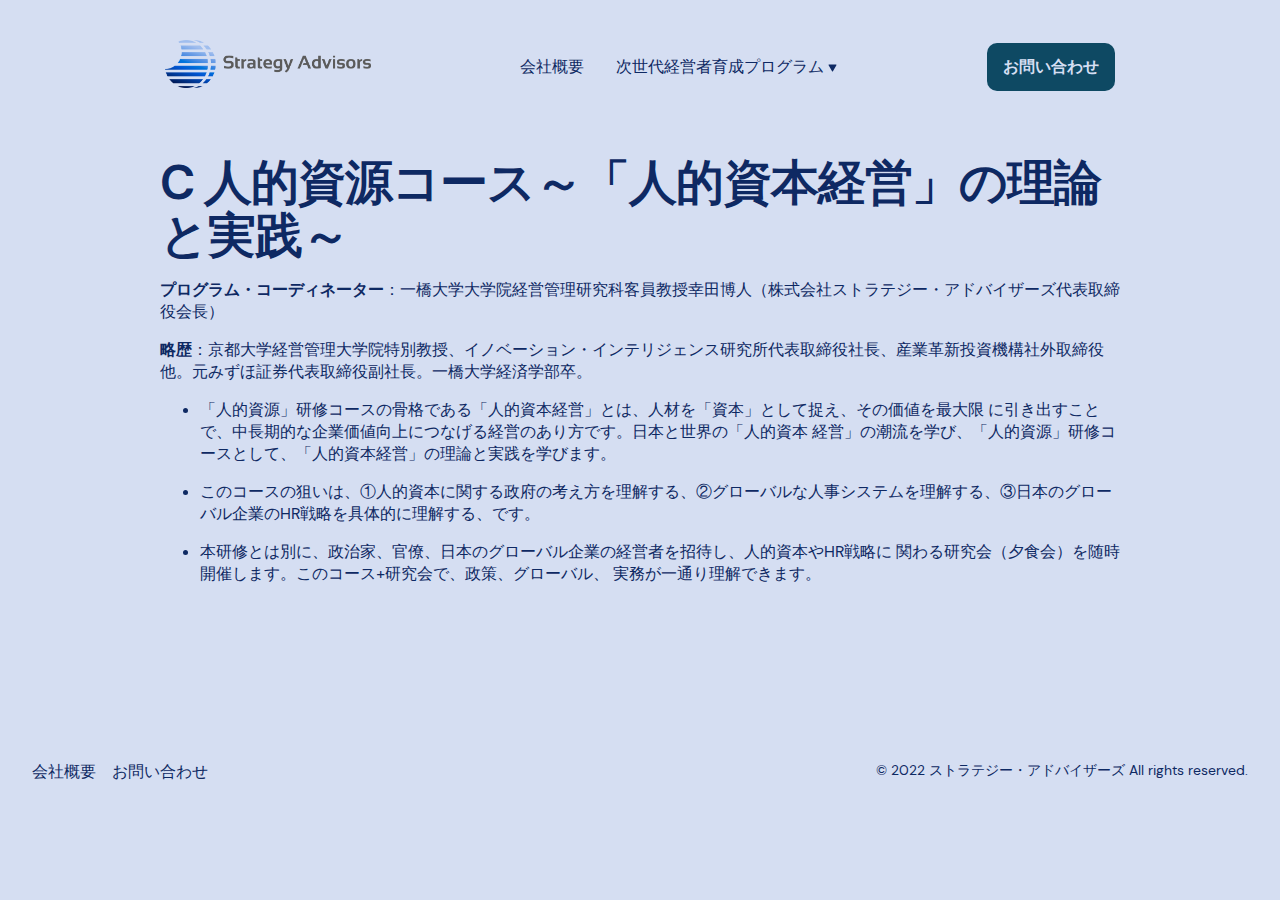
<file: course-c/index.html>
<!DOCTYPE html><html lang="en-us"><head><meta charSet="utf-8"/><meta http-equiv="x-ua-compatible" content="ie=edge"/><meta name="viewport" content="width=device-width, initial-scale=1, shrink-to-fit=no"/><meta name="theme-color" content="#004ca3"/><meta data-react-helmet="true" name="twitter:title" content="C	人的資源コース～「人的資本経営」の理論と実践～"/><meta data-react-helmet="true" name="twitter:card" content="summary"/><meta data-react-helmet="true" property="og:title" content="C	人的資源コース～「人的資本経営」の理論と実践～"/><meta data-react-helmet="true" charSet="utf-8"/><meta name="generator" content="Gatsby 4.19.2"/><style data-href="/styles.1f0b07c312eaf89acc21.css" data-identity="gatsby-global-css">@font-face{font-display:swap;font-family:DM Sans;font-style:normal;font-weight:400;src:url(/static/dm-sans-latin-ext-400-normal-46f8e89145ca0fc60f623d327d35db08.woff2) format("woff2"),url(/static/dm-sans-all-400-normal-37e3ab8cb633fce97c87dc20cffd615a.woff) format("woff");unicode-range:u+0100-024f,u+0259,u+1e??,u+2020,u+20a0-20ab,u+20ad-20cf,u+2113,u+2c60-2c7f,u+a720-a7ff}@font-face{font-display:swap;font-family:DM Sans;font-style:normal;font-weight:400;src:url(/static/dm-sans-latin-400-normal-71edbde4a8ed19eeef941b7a3ad1639d.woff2) format("woff2"),url(/static/dm-sans-all-400-normal-37e3ab8cb633fce97c87dc20cffd615a.woff) format("woff");unicode-range:u+00??,u+0131,u+0152-0153,u+02bb-02bc,u+02c6,u+02da,u+02dc,u+2000-206f,u+2074,u+20ac,u+2122,u+2191,u+2193,u+2212,u+2215,u+feff,u+fffd}@font-face{font-display:swap;font-family:DM Sans;font-style:normal;font-weight:500;src:url(/static/dm-sans-latin-ext-500-normal-d0cd2ef294906e1debec9476e18e6bc0.woff2) format("woff2"),url(/static/dm-sans-all-500-normal-0a59c6133bb2afd800545a6228f7c8f1.woff) format("woff");unicode-range:u+0100-024f,u+0259,u+1e??,u+2020,u+20a0-20ab,u+20ad-20cf,u+2113,u+2c60-2c7f,u+a720-a7ff}@font-face{font-display:swap;font-family:DM Sans;font-style:normal;font-weight:500;src:url(/static/dm-sans-latin-500-normal-82c42c7339eddd68c79dc69dd2332da5.woff2) format("woff2"),url(/static/dm-sans-all-500-normal-0a59c6133bb2afd800545a6228f7c8f1.woff) format("woff");unicode-range:u+00??,u+0131,u+0152-0153,u+02bb-02bc,u+02c6,u+02da,u+02dc,u+2000-206f,u+2074,u+20ac,u+2122,u+2191,u+2193,u+2212,u+2215,u+feff,u+fffd}@font-face{font-display:swap;font-family:DM Sans;font-style:normal;font-weight:700;src:url(/static/dm-sans-latin-ext-700-normal-260b7f4017e3fb22a92453e9869ad709.woff2) format("woff2"),url(/static/dm-sans-all-700-normal-83ca7716c560a37ada07ced98ad4c6ea.woff) format("woff");unicode-range:u+0100-024f,u+0259,u+1e??,u+2020,u+20a0-20ab,u+20ad-20cf,u+2113,u+2c60-2c7f,u+a720-a7ff}@font-face{font-display:swap;font-family:DM Sans;font-style:normal;font-weight:700;src:url(/static/dm-sans-latin-700-normal-6261bc7f59cc2e5f8f293a89e362662f.woff2) format("woff2"),url(/static/dm-sans-all-700-normal-83ca7716c560a37ada07ced98ad4c6ea.woff) format("woff");unicode-range:u+00??,u+0131,u+0152-0153,u+02bb-02bc,u+02c6,u+02da,u+02dc,u+2000-206f,u+2074,u+20ac,u+2122,u+2191,u+2193,u+2212,u+2215,u+feff,u+fffd}@font-face{font-display:swap;font-family:DM Mono;font-style:normal;font-weight:400;src:url([data-uri]) format("woff2"),url(/static/dm-mono-all-400-normal-71863af5fd990865914dda41c3808a86.woff) format("woff");unicode-range:u+0100-024f,u+0259,u+1e??,u+2020,u+20a0-20ab,u+20ad-20cf,u+2113,u+2c60-2c7f,u+a720-a7ff}@font-face{font-display:swap;font-family:DM Mono;font-style:normal;font-weight:400;src:url(/static/dm-mono-latin-400-normal-c1c4152e83611db446ecc2c0dfd72b04.woff2) format("woff2"),url(/static/dm-mono-all-400-normal-71863af5fd990865914dda41c3808a86.woff) format("woff");unicode-range:u+00??,u+0131,u+0152-0153,u+02bb-02bc,u+02c6,u+02da,u+02dc,u+2000-206f,u+2074,u+20ac,u+2122,u+2191,u+2193,u+2212,u+2215,u+feff,u+fffd}@font-face{font-display:swap;font-family:DM Mono;font-style:normal;font-weight:500;src:url([data-uri]) format("woff2"),url(/static/dm-mono-all-500-normal-dd1211e65f68bed55387e2363e419e78.woff) format("woff");unicode-range:u+0100-024f,u+0259,u+1e??,u+2020,u+20a0-20ab,u+20ad-20cf,u+2113,u+2c60-2c7f,u+a720-a7ff}@font-face{font-display:swap;font-family:DM Mono;font-style:normal;font-weight:500;src:url(/static/dm-mono-latin-500-normal-01077f9f58c8778a2435527972cabf0c.woff2) format("woff2"),url(/static/dm-mono-all-500-normal-dd1211e65f68bed55387e2363e419e78.woff) format("woff");unicode-range:u+00??,u+0131,u+0152-0153,u+02bb-02bc,u+02c6,u+02da,u+02dc,u+2000-206f,u+2074,u+20ac,u+2122,u+2191,u+2193,u+2212,u+2215,u+feff,u+fffd}:root{--c9n6ga0:#d5def2;--c9n6ga1:#0e2963;--c9n6ga2:#0e4963;--c9n6ga3:#6602d1;--c9n6ga4:#0e2963;--c9n6ga5:#000;--c9n6ga6:-0;--c9n6ga7:4px;--c9n6ga8:8px;--c9n6ga9:16px;--c9n6gaa:32px;--c9n6gab:64px;--c9n6gac:128px;--c9n6gad:-4px;--c9n6gae:-8px;--c9n6gaf:-16px;--c9n6gag:-32px;--c9n6gah:-64px;--c9n6gai:-128px;--c9n6gaj:12px;--c9n6gak:14px;--c9n6gal:16px;--c9n6gam:18px;--c9n6gan:24px;--c9n6gao:32px;--c9n6gap:48px;--c9n6gaq:64px;--c9n6gar:400;--c9n6gas:500;--c9n6gat:600;--c9n6gau:700;--c9n6gav:800;--c9n6gaw:"DM Sans",sans-serif;--c9n6gax:"DM Sans",sans-serif;--c9n6gay:DM Mono,Menlo,monospace;--c9n6gaz:1.65;--c9n6ga10:1.25;--c9n6ga11:1.1;--c9n6ga12:1;--c9n6ga13:0;--c9n6ga14:-0.02em;--c9n6ga15:0.08em;--c9n6ga16:1280px;--c9n6ga17:1024px;--c9n6ga18:1440px;--c9n6ga19:848px;--c9n6ga1a:48px;--c9n6ga1b:300px;--c9n6ga1c:400px;--c9n6ga1d:32px;--c9n6ga1e:30px;--c9n6ga1f:10px;--c9n6ga1g:24px;--c9n6ga1h:99999px;--c9n6ga1i:0px 4px 8px 0px #2e29330a,0px 4px 24px 0px #2e293314,0px 8px 24px 0px #473f4f29}.ivkcfp0{margin:50px auto;max-width:420px}.ivkcfp1{background-color:transparent;border:2px solid;border-color:var(--c9n6ga4);border-radius:5px;box-sizing:border-box;color:var(--c9n6ga1);font-family:var(--c9n6gay);font-size:18px;font-weight:500;line-height:22px;margin-bottom:15px;padding:13px;transition:all .3s;width:100%}.ivkcfp1:focus{border-color:var(--c9n6ga2)}.ivkcfp2{background-color:transparent;border:2px solid;border-color:var(--c9n6ga2);border-radius:5px;box-sizing:border-box;color:var(--c9n6ga1);font-family:var(--c9n6gay);font-size:18px;font-weight:500;line-height:22px;margin-bottom:15px;padding:13px;transition:all .3s;width:100%}.ivkcfp2:hover{background-color:var(--c9n6ga4);border-color:var(--c9n6ga4);color:var(--c9n6ga0)}.reey130{margin-left:auto;margin-right:auto;max-width:var(--c9n6ga16);padding-left:var(--c9n6gaa);padding-right:var(--c9n6gaa)}.reey132{max-width:var(--c9n6ga18);padding-left:0;padding-right:0}.reey133{max-width:var(--c9n6ga17)}.reey134{max-width:var(--c9n6ga19)}.reey135{padding-bottom:var(--c9n6gaa);padding-left:0;padding-right:0;padding-top:var(--c9n6gaa)}.reey136{align-items:center;display:flex}.reey137{flex-wrap:wrap}.reey138{align-items:flex-start}.reey139{align-items:baseline}.reey13a{align-items:flex-start}.reey13a,.reey13b{flex-direction:column}.reey13c{align-items:flex-end}.reey13d{align-items:stretch}.reey13e{justify-content:space-evenly}.reey13e,.reey13f{flex-wrap:wrap;width:100%}.reey13f{justify-content:center}.reey13g{flex-direction:column}.reey13h{gap:var(--c9n6ga6)}.reey13i{gap:var(--c9n6ga7)}.reey13j{gap:var(--c9n6ga8)}.reey13k{gap:var(--c9n6ga9)}.reey13l{gap:var(--c9n6gaa)}.reey13m{gap:var(--c9n6gab)}.reey13n{gap:var(--c9n6gac)}.reey13o{gap:var(--c9n6gad)}.reey13p{gap:var(--c9n6gae)}.reey13q{gap:var(--c9n6gaf)}.reey13r{gap:var(--c9n6gag)}.reey13s{gap:var(--c9n6gah)}.reey13t{gap:var(--c9n6gai)}.reey1310,.reey1311,.reey1312,.reey1313,.reey1314,.reey13u,.reey13v,.reey13w,.reey13x,.reey13y,.reey13z{width:100%}.reey1315{list-style:none;margin:0;padding:0}.reey1316{padding:var(--c9n6ga6)}.reey1317{padding:var(--c9n6ga7)}.reey1318{padding:var(--c9n6ga8)}.reey1319{padding:var(--c9n6ga9)}.reey131a{padding:var(--c9n6gaa)}.reey131b{padding:var(--c9n6gab)}.reey131c{padding:var(--c9n6gac)}.reey131d{padding:var(--c9n6gad)}.reey131e{padding:var(--c9n6gae)}.reey131f{padding:var(--c9n6gaf)}.reey131g{padding:var(--c9n6gag)}.reey131h{padding:var(--c9n6gah)}.reey131i{padding:var(--c9n6gai)}.reey131j{padding-bottom:var(--c9n6ga6);padding-top:var(--c9n6ga6)}.reey131k{padding-bottom:var(--c9n6ga7);padding-top:var(--c9n6ga7)}.reey131l{padding-bottom:var(--c9n6ga8);padding-top:var(--c9n6ga8)}.reey131m{padding-bottom:var(--c9n6ga9);padding-top:var(--c9n6ga9)}.reey131n{padding-bottom:var(--c9n6gaa);padding-top:var(--c9n6gaa)}.reey131o{padding-bottom:var(--c9n6gab);padding-top:var(--c9n6gab)}.reey131p{padding-bottom:var(--c9n6gac);padding-top:var(--c9n6gac)}.reey131q{padding-bottom:var(--c9n6gad);padding-top:var(--c9n6gad)}.reey131r{padding-bottom:var(--c9n6gae);padding-top:var(--c9n6gae)}.reey131s{padding-bottom:var(--c9n6gaf);padding-top:var(--c9n6gaf)}.reey131t{padding-bottom:var(--c9n6gag);padding-top:var(--c9n6gag)}.reey131u{padding-bottom:var(--c9n6gah);padding-top:var(--c9n6gah)}.reey131v{padding-bottom:var(--c9n6gai);padding-top:var(--c9n6gai)}.reey131w{margin-bottom:var(--c9n6ga6);margin-top:var(--c9n6ga6)}.reey131x{margin-bottom:var(--c9n6ga7);margin-top:var(--c9n6ga7)}.reey131y{margin-bottom:var(--c9n6ga8);margin-top:var(--c9n6ga8)}.reey131z{margin-bottom:var(--c9n6ga9);margin-top:var(--c9n6ga9)}.reey1320{margin-bottom:var(--c9n6gaa);margin-top:var(--c9n6gaa)}.reey1321{margin-bottom:var(--c9n6gab);margin-top:var(--c9n6gab)}.reey1322{margin-bottom:var(--c9n6gac);margin-top:var(--c9n6gac)}.reey1323{margin-bottom:var(--c9n6gad);margin-top:var(--c9n6gad)}.reey1324{margin-bottom:var(--c9n6gae);margin-top:var(--c9n6gae)}.reey1325{margin-bottom:var(--c9n6gaf);margin-top:var(--c9n6gaf)}.reey1326{margin-bottom:var(--c9n6gag);margin-top:var(--c9n6gag)}.reey1327{margin-bottom:var(--c9n6gah);margin-top:var(--c9n6gah)}.reey1328{margin-bottom:var(--c9n6gai);margin-top:var(--c9n6gai)}.reey1329{margin-left:calc(var(--c9n6ga6)*-1);margin-right:calc(var(--c9n6ga6)*-1)}.reey132a{margin-left:calc(var(--c9n6ga7)*-1);margin-right:calc(var(--c9n6ga7)*-1)}.reey132b{margin-left:calc(var(--c9n6ga8)*-1);margin-right:calc(var(--c9n6ga8)*-1)}.reey132c{margin-left:calc(var(--c9n6ga9)*-1);margin-right:calc(var(--c9n6ga9)*-1)}.reey132d{margin-left:calc(var(--c9n6gaa)*-1);margin-right:calc(var(--c9n6gaa)*-1)}.reey132e{margin-left:calc(var(--c9n6gab)*-1);margin-right:calc(var(--c9n6gab)*-1)}.reey132f{margin-left:calc(var(--c9n6gac)*-1);margin-right:calc(var(--c9n6gac)*-1)}.reey132g{margin-left:calc(var(--c9n6gad)*-1);margin-right:calc(var(--c9n6gad)*-1)}.reey132h{margin-left:calc(var(--c9n6gae)*-1);margin-right:calc(var(--c9n6gae)*-1)}.reey132i{margin-left:calc(var(--c9n6gaf)*-1);margin-right:calc(var(--c9n6gaf)*-1)}.reey132j{margin-left:calc(var(--c9n6gag)*-1);margin-right:calc(var(--c9n6gag)*-1)}.reey132k{margin-left:calc(var(--c9n6gah)*-1);margin-right:calc(var(--c9n6gah)*-1)}.reey132l{margin-left:calc(var(--c9n6gai)*-1);margin-right:calc(var(--c9n6gai)*-1)}.reey132m{border-radius:var(--c9n6ga1f);overflow:hidden}.reey132n{border-radius:var(--c9n6ga1g);overflow:hidden}.reey132o{border-radius:var(--c9n6ga1h);overflow:hidden}.reey132t{align-items:center;display:flex;flex-direction:column;text-align:center}.reey132u{padding-bottom:var(--c9n6gaa);padding-top:var(--c9n6gaa)}.reey132v{margin:var(--c9n6ga6)}.reey132w{margin:var(--c9n6ga7)}.reey132x{margin:var(--c9n6ga8)}.reey132y{margin:var(--c9n6ga9)}.reey132z{margin:var(--c9n6gaa)}.reey1330{margin:var(--c9n6gab)}.reey1331{margin:var(--c9n6gac)}.reey1332{margin:var(--c9n6gad)}.reey1333{margin:var(--c9n6gae)}.reey1334{margin:var(--c9n6gaf)}.reey1335{margin:var(--c9n6gag)}.reey1336{margin:var(--c9n6gah)}.reey1337{margin:var(--c9n6gai)}.reey1338{margin:auto}.reey1339{margin-left:var(--c9n6ga6)}.reey133a{margin-left:var(--c9n6ga7)}.reey133b{margin-left:var(--c9n6ga8)}.reey133c{margin-left:var(--c9n6ga9)}.reey133d{margin-left:var(--c9n6gaa)}.reey133e{margin-left:var(--c9n6gab)}.reey133f{margin-left:var(--c9n6gac)}.reey133g{margin-left:var(--c9n6gad)}.reey133h{margin-left:var(--c9n6gae)}.reey133i{margin-left:var(--c9n6gaf)}.reey133j{margin-left:var(--c9n6gag)}.reey133k{margin-left:var(--c9n6gah)}.reey133l{margin-left:var(--c9n6gai)}.reey133m{margin-left:auto}.reey133n{margin-right:var(--c9n6ga6)}.reey133o{margin-right:var(--c9n6ga7)}.reey133p{margin-right:var(--c9n6ga8)}.reey133q{margin-right:var(--c9n6ga9)}.reey133r{margin-right:var(--c9n6gaa)}.reey133s{margin-right:var(--c9n6gab)}.reey133t{margin-right:var(--c9n6gac)}.reey133u{margin-right:var(--c9n6gad)}.reey133v{margin-right:var(--c9n6gae)}.reey133w{margin-right:var(--c9n6gaf)}.reey133x{margin-right:var(--c9n6gag)}.reey133y{margin-right:var(--c9n6gah)}.reey133z{margin-right:var(--c9n6gai)}.reey1340{margin-right:auto}.reey1341{margin-top:var(--c9n6ga6)}.reey1342{margin-top:var(--c9n6ga7)}.reey1343{margin-top:var(--c9n6ga8)}.reey1344{margin-top:var(--c9n6ga9)}.reey1345{margin-top:var(--c9n6gaa)}.reey1346{margin-top:var(--c9n6gab)}.reey1347{margin-top:var(--c9n6gac)}.reey1348{margin-top:var(--c9n6gad)}.reey1349{margin-top:var(--c9n6gae)}.reey134a{margin-top:var(--c9n6gaf)}.reey134b{margin-top:var(--c9n6gag)}.reey134c{margin-top:var(--c9n6gah)}.reey134d{margin-top:var(--c9n6gai)}.reey134e{margin-top:auto}.reey134f{margin-bottom:var(--c9n6ga6)}.reey134g{margin-bottom:var(--c9n6ga7)}.reey134h{margin-bottom:var(--c9n6ga8)}.reey134i{margin-bottom:var(--c9n6ga9)}.reey134j{margin-bottom:var(--c9n6gaa)}.reey134k{margin-bottom:var(--c9n6gab)}.reey134l{margin-bottom:var(--c9n6gac)}.reey134m{margin-bottom:var(--c9n6gad)}.reey134n{margin-bottom:var(--c9n6gae)}.reey134o{margin-bottom:var(--c9n6gaf)}.reey134p{margin-bottom:var(--c9n6gag)}.reey134q{margin-bottom:var(--c9n6gah)}.reey134r{margin-bottom:var(--c9n6gai)}.reey134s{margin-bottom:auto}.reey134t{margin:0}.reey134u{font-size:var(--c9n6gal)}.reey134u,.reey134v{font-weight:var(--c9n6gar);letter-spacing:var(--c9n6ga13);line-height:var(--c9n6gaz);margin-bottom:var(--c9n6ga9)}.reey134v{font-size:var(--c9n6gam)}.reey134w{font-family:var(--c9n6gax);font-size:var(--c9n6gao);font-weight:var(--c9n6gav);letter-spacing:var(--c9n6ga14);line-height:var(--c9n6ga10);margin-bottom:var(--c9n6gac);margin-top:var(--c9n6gaa)}.reey134x{font-family:var(--c9n6gax)}.reey134x,.reey134y{font-size:var(--c9n6gao)}.reey134x,.reey134y,.reey134z{font-weight:var(--c9n6gav);letter-spacing:var(--c9n6ga14);line-height:var(--c9n6ga11);margin-bottom:var(--c9n6ga9)}.reey134z{font-size:var(--c9n6gan)}.reey1350{font-family:var(--c9n6gay);font-weight:var(--c9n6gas);line-height:var(--c9n6ga11)}.reey1350,.reey1351{font-size:var(--c9n6gak);letter-spacing:var(--c9n6ga15);margin-bottom:var(--c9n6ga8);text-transform:uppercase}.reey1351{font-style:normal;font-weight:var(--c9n6gat)}.reey1352{font-family:var(--c9n6gay);font-size:var(--c9n6gap);font-weight:var(--c9n6gas);line-height:var(--c9n6ga11)}.reey1353{font-size:var(--c9n6gan);font-weight:var(--c9n6gau);line-height:var(--c9n6ga10)}.reey1354{font-size:var(--c9n6gak);margin-bottom:var(--c9n6ga8)}.reey1355{font-size:var(--c9n6gam)}.reey1356{font-family:var(--c9n6gay);font-size:180px;letter-spacing:var(--c9n6ga14);line-height:var(--c9n6ga12)}.reey1357{text-align:center}.reey1358{font-weight:var(--c9n6gau)}.reey1359{color:inherit}.reey1359:hover{color:var(--c9n6ga4)}.reey135a{color:inherit;text-decoration:none;transition-duration:.2s;transition-property:color;transition-timing-function:ease-in-out}.reey135a:hover{color:var(--c9n6ga4)}.reey135b{background:none;border:none;color:inherit;font-family:var(--c9n6gaw);font-size:inherit;padding:0;text-decoration:none;transition-duration:.2s;transition-property:color;transition-timing-function:ease-in-out}.reey135b:hover{color:var(--c9n6ga4);cursor:pointer}.reey135c{color:inherit;font-weight:var(--c9n6gau)}.reey135c:hover{color:var(--c9n6ga4)}.reey135d{color:inherit;display:block}.reey135d,.reey135e{text-decoration:none}.reey135e{border-radius:var(--c9n6ga1f);display:inline-flex;font-size:var(--c9n6gal);font-weight:var(--c9n6gau);line-height:var(--c9n6ga12);padding:var(--c9n6ga9)}.reey135f{background-color:var(--c9n6ga2);color:var(--c9n6ga0)}.reey135f:focus,.reey135f:hover{background-color:var(--c9n6ga4)}.reey135g{background-color:var(--c9n6ga0);color:var(--c9n6ga2)}.reey135g:focus,.reey135g:hover{background-color:var(--c9n6ga4);color:var(--c9n6ga0)}.reey135h{background-color:transparent;color:inherit}.reey135h:focus,.reey135h:hover{background-color:var(--c9n6ga3)}.reey135i{background-color:transparent;color:inherit}.reey135i:focus,.reey135i:hover{background-color:var(--c9n6ga3);color:var(--c9n6ga2)}.reey135j{background-color:var(--c9n6ga2);color:var(--c9n6ga0)}.reey135k{background-color:var(--c9n6ga3);color:var(--c9n6ga2)}.reey135l{margin:0;padding-bottom:var(--c9n6gaa);padding-left:0;padding-right:0;padding-top:0}.reey135m{border-radius:var(--c9n6ga1h);flex-shrink:0;height:var(--c9n6ga1a);min-width:0;width:var(--c9n6ga1a)}.reey135n{height:20px;width:85px}.reey135o{max-width:128px}.reey135p{height:24px;width:24px}.reey135p,.reey135q{margin-bottom:var(--c9n6ga9)}.reey135q{height:32px;width:32px}.reey135r{height:64px;margin-bottom:var(--c9n6ga9);width:64px}.reey135s{color:var(--c9n6ga1);margin-right:var(--c9n6ga9)}.reey135s:focus,.reey135s:hover{color:var(--c9n6ga4)}.reey135t{align-items:center;background:transparent;border:none;cursor:pointer;display:flex;height:48px;justify-content:center;width:48px}.reey135u{clip:rect(0 0 0 0);border:0;height:1px;overflow:hidden;padding:0;position:absolute;white-space:nowrap;width:1px}.reey135v{outline:1px solid tomato}@media screen and (min-width:52em){.reey135{padding:var(--c9n6gab) var(--c9n6gaa)}.reey134x{font-size:var(--c9n6gap)}.reey1356{font-size:360px}}@media screen and (min-width:40em){.reey13g{flex-direction:row}.reey13u{width:100%}.reey13v{width:50%}.reey13w{width:25%}.reey13x{width:33.3333%}.reey13y{width:66.6666%}.reey13z{width:100vw}.reey1310{width:50vw}.reey1311{width:25vw}.reey1312{width:33.3333vw}.reey1313{width:66.6666vw}.reey1314{width:-webkit-fit-content;width:-moz-fit-content;width:fit-content}.reey132p{order:0}.reey132q{order:1}.reey132r{order:2}.reey132s{order:3}.reey132u{padding-bottom:var(--c9n6gab);padding-top:var(--c9n6gab)}.reey134w{font-size:var(--c9n6gaq)}}.n9hqfg0{display:none;position:relative;z-index:1}.n9hqfg1{display:block;padding-top:var(--c9n6ga9);position:relative}.n9hqfg2{background:var(--c9n6ga2)}.n9hqfg4{color:var(--c9n6ga2)}.n9hqfg5{color:var(--c9n6ga0)}.n9hqfg6{background:var(--c9n6ga2);height:100vh;padding-top:var(--c9n6gaa);position:absolute;width:100vw;z-index:1}.n9hqfg7{color:var(--c9n6ga0);display:block;font-size:var(--c9n6gan);padding:var(--c9n6ga8) var(--c9n6gaa)}@media screen and (min-width:40em){.n9hqfg0{display:block;padding-top:var(--c9n6gaa)}.n9hqfg1,.n9hqfg6{display:none}}._1yaynzf0{transition-duration:.15s;transition-property:-webkit-transform;transition-property:transform;transition-property:transform,-webkit-transform;transition-timing-function:ease-in-out}._1yaynzf1{-webkit-transform:rotate(-180deg);transform:rotate(-180deg)}._1yaynzf2{-webkit-transform:rotate(90deg);transform:rotate(90deg)}._1yaynzf3{-webkit-transform:rotate(-90deg);transform:rotate(-90deg)}._8y940d0{position:relative}._8y940d1:hover{color:var(--c9n6ga0)}._8y940d3{position:relative;white-space:nowrap;width:-webkit-fit-content;width:-moz-fit-content;width:fit-content}._8y940d6{padding-bottom:var(--c9n6ga9);padding-left:var(--c9n6gaa)}._8y940d7{flex-shrink:0;height:var(--c9n6ga1d);width:var(--c9n6ga1d)}._8y940d9{display:none;white-space:normal}._8y940da{margin:0;padding:0}@media screen and (min-width:40em){._8y940d1{align-items:baseline;color:inherit;font-size:inherit;padding:0}._8y940d1:hover{color:var(--c9n6ga4)}._8y940d2{align-items:baseline}._8y940d3{background:var(--c9n6ga0);border-radius:var(--c9n6ga1g);box-shadow:var(--c9n6ga1i);left:50%;max-width:var(--c9n6ga1c);min-width:var(--c9n6ga1b);padding:var(--c9n6ga9) var(--c9n6ga9) var(--c9n6ga6) var(--c9n6ga9);position:absolute;top:calc(100% + 20px);-webkit-transform:translateX(-50%);transform:translateX(-50%)}._8y940d3:before{border-color:transparent transparent var(--c9n6ga0) transparent;border-style:solid;border-width:0 14px 17.3px;content:"";height:0;left:50%;position:absolute;top:0;-webkit-transform:translateX(-50%) translateY(calc(-100% + 2px));transform:translateX(-50%) translateY(calc(-100% + 2px));width:0}._8y940d4{-webkit-animation:zoomInUp .15s ease-in-out;animation:zoomInUp .15s ease-in-out}._8y940d5{-webkit-animation:zoomOutDown .15s ease-in-out;animation:zoomOutDown .15s ease-in-out;-webkit-animation-fill-mode:forwards;animation-fill-mode:forwards}._8y940d6{align-items:stretch;padding-left:0}._8y940d7{height:var(--c9n6ga1e);width:var(--c9n6ga1e)}._8y940d8{border-radius:var(--c9n6ga1f);color:inherit;font-size:var(--c9n6gal);font-weight:var(--c9n6gau);margin:0;padding:var(--c9n6ga8)}._8y940d8:hover{background:var(--c9n6ga3);color:inherit}._8y940d9{display:block;font-size:var(--c9n6gak);margin:0;min-width:300px}}@-webkit-keyframes zoomInUp{0%{opacity:0;-webkit-transform:scale(.95) translateY(10px) translateX(-50%);transform:scale(.95) translateY(10px) translateX(-50%);visibility:hidden}to{opacity:1;-webkit-transform:scale(1),translateY(0) translateX(-50%);transform:scale(1),translateY(0) translateX(-50%);visibility:visible}}@keyframes zoomInUp{0%{opacity:0;-webkit-transform:scale(.95) translateY(10px) translateX(-50%);transform:scale(.95) translateY(10px) translateX(-50%);visibility:hidden}to{opacity:1;-webkit-transform:scale(1),translateY(0) translateX(-50%);transform:scale(1),translateY(0) translateX(-50%);visibility:visible}}@-webkit-keyframes zoomOutDown{0%{opacity:1;-webkit-transform:scale(1) translateY(0) translateX(-50%);transform:scale(1) translateY(0) translateX(-50%)}to{opacity:0;-webkit-transform:scale(.95) translateY(10px) translateX(-50%);transform:scale(.95) translateY(10px) translateX(-50%);visibility:hidden}}@keyframes zoomOutDown{0%{opacity:1;-webkit-transform:scale(1) translateY(0) translateX(-50%);transform:scale(1) translateY(0) translateX(-50%)}to{opacity:0;-webkit-transform:scale(.95) translateY(10px) translateX(-50%);transform:scale(.95) translateY(10px) translateX(-50%);visibility:hidden}}@-webkit-keyframes fadeIn{0%{opacity:0;visibility:hidden}to{opacity:1;visibility:visible}}@keyframes fadeIn{0%{opacity:0;visibility:hidden}to{opacity:1;visibility:visible}}@-webkit-keyframes fadeOut{0%{opacity:1}to{opacity:0;visibility:hidden}}@keyframes fadeOut{0%{opacity:1}to{opacity:0;visibility:hidden}}body{-webkit-font-smoothing:antialiased;-moz-osx-font-smoothing:grayscale;background-color:var(--c9n6ga0);color:var(--c9n6ga1);font-family:var(--c9n6gaw);margin:0}*{box-sizing:border-box}.y5ning0{font-family:var(--c9n6gay);font-style:normal;letter-spacing:-.02em}.y5ning1{align-items:baseline;color:inherit;display:flex;font-size:var(--c9n6gan);font-weight:var(--c9n6gau);gap:10px;justify-content:center;text-align:center}.y5ning2{height:12px}.y5ning3{font-size:var(--c9n6gan);margin-bottom:0;text-align:center}._1mywht90{word-break:keep-all}.w2jt5a0{text-align:left}._1ym2l5g0{max-width:1108px}._1ym2l5g1{font-size:var(--c9n6gam);margin-bottom:var(--c9n6gab);max-width:798px}._1ym2l5g2{width:100%}@media screen and (min-width:40em){._1ym2l5g1{font-size:var(--c9n6gan)}}.lgshx41{align-items:center;display:flex;flex-direction:column}@media screen and (min-width:40em){.lgshx40{gap:var(--c9n6gac)}.lgshx41{align-items:flex-start}}</style><style>.gatsby-image-wrapper{position:relative;overflow:hidden}.gatsby-image-wrapper picture.object-fit-polyfill{position:static!important}.gatsby-image-wrapper img{bottom:0;height:100%;left:0;margin:0;max-width:none;padding:0;position:absolute;right:0;top:0;width:100%;object-fit:cover}.gatsby-image-wrapper [data-main-image]{opacity:0;transform:translateZ(0);transition:opacity .25s linear;will-change:opacity}.gatsby-image-wrapper-constrained{display:inline-block;vertical-align:top}</style><noscript><style>.gatsby-image-wrapper noscript [data-main-image]{opacity:1!important}.gatsby-image-wrapper [data-placeholder-image]{opacity:0!important}</style></noscript><script type="module">const e="undefined"!=typeof HTMLImageElement&&"loading"in HTMLImageElement.prototype;e&&document.body.addEventListener("load",(function(e){const t=e.target;if(void 0===t.dataset.mainImage)return;if(void 0===t.dataset.gatsbyImageSsr)return;let a=null,n=t;for(;null===a&&n;)void 0!==n.parentNode.dataset.gatsbyImageWrapper&&(a=n.parentNode),n=n.parentNode;const o=a.querySelector("[data-placeholder-image]"),r=new Image;r.src=t.currentSrc,r.decode().catch((()=>{})).then((()=>{t.style.opacity=1,o&&(o.style.opacity=0,o.style.transition="opacity 500ms linear")}))}),!0);</script><title data-react-helmet="true">C	人的資源コース～「人的資本経営」の理論と実践～</title><link rel="icon" href="/favicon-32x32.png?v=f0520c9852510196fdb2a53eec82f920" type="image/png"/><link rel="manifest" href="/manifest.webmanifest" crossorigin="anonymous"/><link rel="apple-touch-icon" sizes="48x48" href="/icons/icon-48x48.png?v=f0520c9852510196fdb2a53eec82f920"/><link rel="apple-touch-icon" sizes="72x72" href="/icons/icon-72x72.png?v=f0520c9852510196fdb2a53eec82f920"/><link rel="apple-touch-icon" sizes="96x96" href="/icons/icon-96x96.png?v=f0520c9852510196fdb2a53eec82f920"/><link rel="apple-touch-icon" sizes="144x144" href="/icons/icon-144x144.png?v=f0520c9852510196fdb2a53eec82f920"/><link rel="apple-touch-icon" sizes="192x192" href="/icons/icon-192x192.png?v=f0520c9852510196fdb2a53eec82f920"/><link rel="apple-touch-icon" sizes="256x256" href="/icons/icon-256x256.png?v=f0520c9852510196fdb2a53eec82f920"/><link rel="apple-touch-icon" sizes="384x384" href="/icons/icon-384x384.png?v=f0520c9852510196fdb2a53eec82f920"/><link rel="apple-touch-icon" sizes="512x512" href="/icons/icon-512x512.png?v=f0520c9852510196fdb2a53eec82f920"/></head><body><div id="___gatsby"><div style="outline:none" tabindex="-1" id="gatsby-focus-wrapper"><header><div class="reey130 n9hqfg0"><div class="reey132x"></div><div class="reey136 reey13e reey13k"><a class="reey135a" href="/"><span class="reey135u">Home</span><img src="/static/logo_h-973c55289935aad147766ac784041b77.png" height="48"/></a><nav><ul class="reey136 reey13l reey1315"><li><a class="reey135a" href="/about">会社概要</a></li><li><div class="reey136 reey13a reey13l _8y940d0" data-id="次世代経営者育成プログラム-group-wrapper"><button class="reey135b _8y940d1 n9hqfg7"><div class="reey136 reey13i _8y940d2">次世代経営者育成プログラム<svg width="9" height="8" viewBox="0 0 9 8" fill="none" xmlns="http://www.w3.org/2000/svg" class="_1yaynzf0"><path d="M4.93301 7.25C4.74056 7.58333 4.25944 7.58333 4.06699 7.25L0.602886 1.25C0.410435 0.916666 0.650998 0.499999 1.0359 0.499999L7.9641 0.5C8.349 0.5 8.58957 0.916666 8.39712 1.25L4.93301 7.25Z" fill="currentColor"></path></svg></div></button></div></li></ul></nav><div><a class="reey135f reey135e" href="/contact">お問い合わせ</a></div></div></div><div class="reey130 n9hqfg1"><div class="reey132x"></div><div class="reey136 reey13e reey13k"><span class="n9hqfg4"><a class="reey135a" href="/"><span class="reey135u">Home</span><img src="/static/logo_h-973c55289935aad147766ac784041b77.png" height="48"/></a></span><div class="reey136 reey13k"><div class="reey1338"></div><div><a class="reey135f reey135e" href="/contact">お問い合わせ</a></div><div class="reey133w"><button class="reey135t n9hqfg4" title="Toggle menu"><svg xmlns="http://www.w3.org/2000/svg" width="24" height="24" viewBox="0 0 24 24" fill="none" stroke="currentColor" stroke-width="2" stroke-linecap="round" stroke-linejoin="round"><line x1="3" y1="12" x2="21" y2="12"></line><line x1="3" y1="6" x2="21" y2="6"></line><line x1="3" y1="18" x2="21" y2="18"></line></svg></button></div></div></div></div></header><div class="reey13u reey131o"><div class="reey133 reey130"><h1 class="reey134x reey134t">C	人的資源コース～「人的資本経営」の理論と実践～</h1><div><p><b>プログラム・コーディネーター</b>：一橋大学大学院経営管理研究科客員教授幸田博人（株式会社ストラテジー・アドバイザーズ代表取締役会長）</p><p><b>略歴</b>：京都大学経営管理大学院特別教授、イノベーション・インテリジェンス研究所代表取締役社長、産業革新投資機構社外取締役他。元みずほ証券代表取締役副社長。一橋大学経済学部卒。</p><ul><li><p>「人的資源」研修コースの骨格である「人的資本経営」とは、人材を「資本」として捉え、その価値を最大限 に引き出すことで、中長期的な企業価値向上につなげる経営のあり方です。日本と世界の「人的資本 経営」の潮流を学び、「人的資源」研修コースとして、「人的資本経営」の理論と実践を学びます。 </p></li><li><p>このコースの狙いは、①人的資本に関する政府の考え方を理解する、②グローバルな人事システムを理解する、③日本のグローバル企業のHR戦略を具体的に理解する、です。</p></li><li><p>本研修とは別に、政治家、官僚、日本のグローバル企業の経営者を招待し、人的資本やHR戦略に 関わる研究会（夕食会）を随時開催します。このコース+研究会で、政策、グローバル、 実務が一通り理解できます。</p></li></ul><p></p></div></div></div><footer class="reey13u reey131n"><div class="reey130"><div class="reey136 reey138 reey13g reey13k"><a class="reey135a" href="/"><span class="reey135u">Home</span></a><div class="reey1338"></div><ul class="reey136 reey13k reey1315"></ul></div><div class="reey1330"></div><div class="reey136 reey138 reey13g reey13k"><ul class="reey136 reey138 reey13g reey13k reey1315"><li><a class="reey135a" href="/about">会社概要</a></li><li><a class="reey135a" href="/contact">お問い合わせ</a></li></ul><div class="reey1338"></div><ul class="reey136 reey13k reey1315"></ul><div class="reey1354 reey134t">© 2022 ストラテジー・アドバイザーズ All rights reserved.</div></div></div><div class="reey132y"></div></footer></div><div id="gatsby-announcer" style="position:absolute;top:0;width:1px;height:1px;padding:0;overflow:hidden;clip:rect(0, 0, 0, 0);white-space:nowrap;border:0" aria-live="assertive" aria-atomic="true"></div></div><script id="gatsby-script-loader">/*<![CDATA[*/window.pagePath="/course-c/";window.___webpackCompilationHash="14aaf9ee601a5da5fe85";/*]]>*/</script><script id="gatsby-chunk-mapping">/*<![CDATA[*/window.___chunkMapping={"polyfill":["/polyfill-493190ad227e143085b6.js"],"app":["/app-2fcea1c28f12a2f8299f.js"],"component---src-pages-404-tsx":["/component---src-pages-404-tsx-9606922ffd59283be20d.js"],"component---src-pages-contact-tsx":["/component---src-pages-contact-tsx-db266956f807896bc03d.js"],"component---src-pages-index-tsx":["/component---src-pages-index-tsx-e069298ae505dbc0cc14.js"],"component---src-pages-page-slug-tsx":["/component---src-pages-page-slug-tsx-13efe56e41ea69d361dc.js"]};/*]]>*/</script><script src="/polyfill-493190ad227e143085b6.js" nomodule=""></script><script src="/app-2fcea1c28f12a2f8299f.js" async=""></script><script src="/framework-429f2815547ed1eb58f7.js" async=""></script><script src="/webpack-runtime-7bb35fe2aa90409a10d0.js" async=""></script></body></html>
</file>
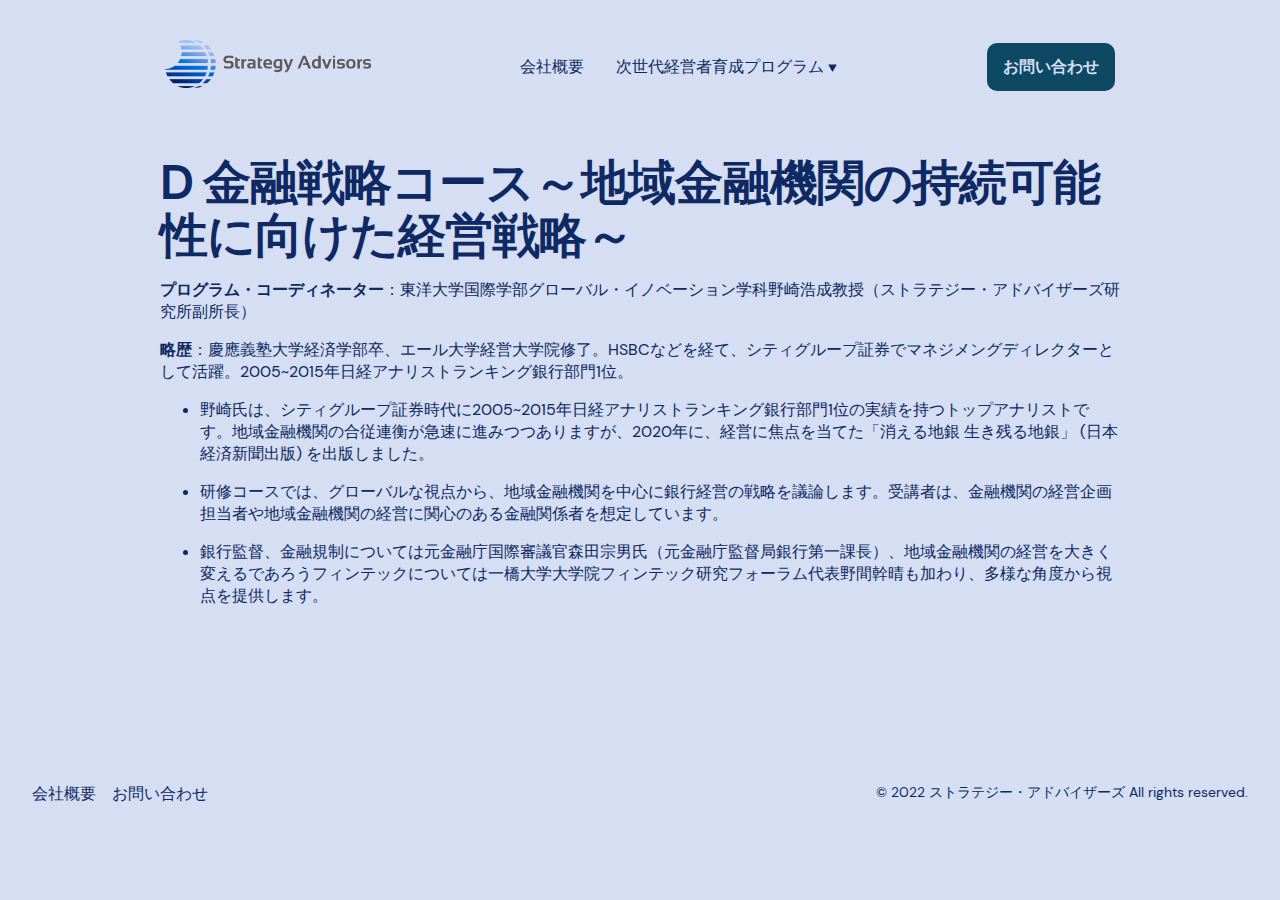
<file: course-d/index.html>
<!DOCTYPE html><html lang="en-us"><head><meta charSet="utf-8"/><meta http-equiv="x-ua-compatible" content="ie=edge"/><meta name="viewport" content="width=device-width, initial-scale=1, shrink-to-fit=no"/><meta name="theme-color" content="#004ca3"/><meta data-react-helmet="true" name="twitter:title" content="D	金融戦略コース～地域金融機関の持続可能性に向けた経営戦略～"/><meta data-react-helmet="true" name="twitter:card" content="summary"/><meta data-react-helmet="true" property="og:title" content="D	金融戦略コース～地域金融機関の持続可能性に向けた経営戦略～"/><meta data-react-helmet="true" charSet="utf-8"/><meta name="generator" content="Gatsby 4.19.2"/><style data-href="/styles.1f0b07c312eaf89acc21.css" data-identity="gatsby-global-css">@font-face{font-display:swap;font-family:DM Sans;font-style:normal;font-weight:400;src:url(/static/dm-sans-latin-ext-400-normal-46f8e89145ca0fc60f623d327d35db08.woff2) format("woff2"),url(/static/dm-sans-all-400-normal-37e3ab8cb633fce97c87dc20cffd615a.woff) format("woff");unicode-range:u+0100-024f,u+0259,u+1e??,u+2020,u+20a0-20ab,u+20ad-20cf,u+2113,u+2c60-2c7f,u+a720-a7ff}@font-face{font-display:swap;font-family:DM Sans;font-style:normal;font-weight:400;src:url(/static/dm-sans-latin-400-normal-71edbde4a8ed19eeef941b7a3ad1639d.woff2) format("woff2"),url(/static/dm-sans-all-400-normal-37e3ab8cb633fce97c87dc20cffd615a.woff) format("woff");unicode-range:u+00??,u+0131,u+0152-0153,u+02bb-02bc,u+02c6,u+02da,u+02dc,u+2000-206f,u+2074,u+20ac,u+2122,u+2191,u+2193,u+2212,u+2215,u+feff,u+fffd}@font-face{font-display:swap;font-family:DM Sans;font-style:normal;font-weight:500;src:url(/static/dm-sans-latin-ext-500-normal-d0cd2ef294906e1debec9476e18e6bc0.woff2) format("woff2"),url(/static/dm-sans-all-500-normal-0a59c6133bb2afd800545a6228f7c8f1.woff) format("woff");unicode-range:u+0100-024f,u+0259,u+1e??,u+2020,u+20a0-20ab,u+20ad-20cf,u+2113,u+2c60-2c7f,u+a720-a7ff}@font-face{font-display:swap;font-family:DM Sans;font-style:normal;font-weight:500;src:url(/static/dm-sans-latin-500-normal-82c42c7339eddd68c79dc69dd2332da5.woff2) format("woff2"),url(/static/dm-sans-all-500-normal-0a59c6133bb2afd800545a6228f7c8f1.woff) format("woff");unicode-range:u+00??,u+0131,u+0152-0153,u+02bb-02bc,u+02c6,u+02da,u+02dc,u+2000-206f,u+2074,u+20ac,u+2122,u+2191,u+2193,u+2212,u+2215,u+feff,u+fffd}@font-face{font-display:swap;font-family:DM Sans;font-style:normal;font-weight:700;src:url(/static/dm-sans-latin-ext-700-normal-260b7f4017e3fb22a92453e9869ad709.woff2) format("woff2"),url(/static/dm-sans-all-700-normal-83ca7716c560a37ada07ced98ad4c6ea.woff) format("woff");unicode-range:u+0100-024f,u+0259,u+1e??,u+2020,u+20a0-20ab,u+20ad-20cf,u+2113,u+2c60-2c7f,u+a720-a7ff}@font-face{font-display:swap;font-family:DM Sans;font-style:normal;font-weight:700;src:url(/static/dm-sans-latin-700-normal-6261bc7f59cc2e5f8f293a89e362662f.woff2) format("woff2"),url(/static/dm-sans-all-700-normal-83ca7716c560a37ada07ced98ad4c6ea.woff) format("woff");unicode-range:u+00??,u+0131,u+0152-0153,u+02bb-02bc,u+02c6,u+02da,u+02dc,u+2000-206f,u+2074,u+20ac,u+2122,u+2191,u+2193,u+2212,u+2215,u+feff,u+fffd}@font-face{font-display:swap;font-family:DM Mono;font-style:normal;font-weight:400;src:url([data-uri]) format("woff2"),url(/static/dm-mono-all-400-normal-71863af5fd990865914dda41c3808a86.woff) format("woff");unicode-range:u+0100-024f,u+0259,u+1e??,u+2020,u+20a0-20ab,u+20ad-20cf,u+2113,u+2c60-2c7f,u+a720-a7ff}@font-face{font-display:swap;font-family:DM Mono;font-style:normal;font-weight:400;src:url(/static/dm-mono-latin-400-normal-c1c4152e83611db446ecc2c0dfd72b04.woff2) format("woff2"),url(/static/dm-mono-all-400-normal-71863af5fd990865914dda41c3808a86.woff) format("woff");unicode-range:u+00??,u+0131,u+0152-0153,u+02bb-02bc,u+02c6,u+02da,u+02dc,u+2000-206f,u+2074,u+20ac,u+2122,u+2191,u+2193,u+2212,u+2215,u+feff,u+fffd}@font-face{font-display:swap;font-family:DM Mono;font-style:normal;font-weight:500;src:url([data-uri]) format("woff2"),url(/static/dm-mono-all-500-normal-dd1211e65f68bed55387e2363e419e78.woff) format("woff");unicode-range:u+0100-024f,u+0259,u+1e??,u+2020,u+20a0-20ab,u+20ad-20cf,u+2113,u+2c60-2c7f,u+a720-a7ff}@font-face{font-display:swap;font-family:DM Mono;font-style:normal;font-weight:500;src:url(/static/dm-mono-latin-500-normal-01077f9f58c8778a2435527972cabf0c.woff2) format("woff2"),url(/static/dm-mono-all-500-normal-dd1211e65f68bed55387e2363e419e78.woff) format("woff");unicode-range:u+00??,u+0131,u+0152-0153,u+02bb-02bc,u+02c6,u+02da,u+02dc,u+2000-206f,u+2074,u+20ac,u+2122,u+2191,u+2193,u+2212,u+2215,u+feff,u+fffd}:root{--c9n6ga0:#d5def2;--c9n6ga1:#0e2963;--c9n6ga2:#0e4963;--c9n6ga3:#6602d1;--c9n6ga4:#0e2963;--c9n6ga5:#000;--c9n6ga6:-0;--c9n6ga7:4px;--c9n6ga8:8px;--c9n6ga9:16px;--c9n6gaa:32px;--c9n6gab:64px;--c9n6gac:128px;--c9n6gad:-4px;--c9n6gae:-8px;--c9n6gaf:-16px;--c9n6gag:-32px;--c9n6gah:-64px;--c9n6gai:-128px;--c9n6gaj:12px;--c9n6gak:14px;--c9n6gal:16px;--c9n6gam:18px;--c9n6gan:24px;--c9n6gao:32px;--c9n6gap:48px;--c9n6gaq:64px;--c9n6gar:400;--c9n6gas:500;--c9n6gat:600;--c9n6gau:700;--c9n6gav:800;--c9n6gaw:"DM Sans",sans-serif;--c9n6gax:"DM Sans",sans-serif;--c9n6gay:DM Mono,Menlo,monospace;--c9n6gaz:1.65;--c9n6ga10:1.25;--c9n6ga11:1.1;--c9n6ga12:1;--c9n6ga13:0;--c9n6ga14:-0.02em;--c9n6ga15:0.08em;--c9n6ga16:1280px;--c9n6ga17:1024px;--c9n6ga18:1440px;--c9n6ga19:848px;--c9n6ga1a:48px;--c9n6ga1b:300px;--c9n6ga1c:400px;--c9n6ga1d:32px;--c9n6ga1e:30px;--c9n6ga1f:10px;--c9n6ga1g:24px;--c9n6ga1h:99999px;--c9n6ga1i:0px 4px 8px 0px #2e29330a,0px 4px 24px 0px #2e293314,0px 8px 24px 0px #473f4f29}.ivkcfp0{margin:50px auto;max-width:420px}.ivkcfp1{background-color:transparent;border:2px solid;border-color:var(--c9n6ga4);border-radius:5px;box-sizing:border-box;color:var(--c9n6ga1);font-family:var(--c9n6gay);font-size:18px;font-weight:500;line-height:22px;margin-bottom:15px;padding:13px;transition:all .3s;width:100%}.ivkcfp1:focus{border-color:var(--c9n6ga2)}.ivkcfp2{background-color:transparent;border:2px solid;border-color:var(--c9n6ga2);border-radius:5px;box-sizing:border-box;color:var(--c9n6ga1);font-family:var(--c9n6gay);font-size:18px;font-weight:500;line-height:22px;margin-bottom:15px;padding:13px;transition:all .3s;width:100%}.ivkcfp2:hover{background-color:var(--c9n6ga4);border-color:var(--c9n6ga4);color:var(--c9n6ga0)}.reey130{margin-left:auto;margin-right:auto;max-width:var(--c9n6ga16);padding-left:var(--c9n6gaa);padding-right:var(--c9n6gaa)}.reey132{max-width:var(--c9n6ga18);padding-left:0;padding-right:0}.reey133{max-width:var(--c9n6ga17)}.reey134{max-width:var(--c9n6ga19)}.reey135{padding-bottom:var(--c9n6gaa);padding-left:0;padding-right:0;padding-top:var(--c9n6gaa)}.reey136{align-items:center;display:flex}.reey137{flex-wrap:wrap}.reey138{align-items:flex-start}.reey139{align-items:baseline}.reey13a{align-items:flex-start}.reey13a,.reey13b{flex-direction:column}.reey13c{align-items:flex-end}.reey13d{align-items:stretch}.reey13e{justify-content:space-evenly}.reey13e,.reey13f{flex-wrap:wrap;width:100%}.reey13f{justify-content:center}.reey13g{flex-direction:column}.reey13h{gap:var(--c9n6ga6)}.reey13i{gap:var(--c9n6ga7)}.reey13j{gap:var(--c9n6ga8)}.reey13k{gap:var(--c9n6ga9)}.reey13l{gap:var(--c9n6gaa)}.reey13m{gap:var(--c9n6gab)}.reey13n{gap:var(--c9n6gac)}.reey13o{gap:var(--c9n6gad)}.reey13p{gap:var(--c9n6gae)}.reey13q{gap:var(--c9n6gaf)}.reey13r{gap:var(--c9n6gag)}.reey13s{gap:var(--c9n6gah)}.reey13t{gap:var(--c9n6gai)}.reey1310,.reey1311,.reey1312,.reey1313,.reey1314,.reey13u,.reey13v,.reey13w,.reey13x,.reey13y,.reey13z{width:100%}.reey1315{list-style:none;margin:0;padding:0}.reey1316{padding:var(--c9n6ga6)}.reey1317{padding:var(--c9n6ga7)}.reey1318{padding:var(--c9n6ga8)}.reey1319{padding:var(--c9n6ga9)}.reey131a{padding:var(--c9n6gaa)}.reey131b{padding:var(--c9n6gab)}.reey131c{padding:var(--c9n6gac)}.reey131d{padding:var(--c9n6gad)}.reey131e{padding:var(--c9n6gae)}.reey131f{padding:var(--c9n6gaf)}.reey131g{padding:var(--c9n6gag)}.reey131h{padding:var(--c9n6gah)}.reey131i{padding:var(--c9n6gai)}.reey131j{padding-bottom:var(--c9n6ga6);padding-top:var(--c9n6ga6)}.reey131k{padding-bottom:var(--c9n6ga7);padding-top:var(--c9n6ga7)}.reey131l{padding-bottom:var(--c9n6ga8);padding-top:var(--c9n6ga8)}.reey131m{padding-bottom:var(--c9n6ga9);padding-top:var(--c9n6ga9)}.reey131n{padding-bottom:var(--c9n6gaa);padding-top:var(--c9n6gaa)}.reey131o{padding-bottom:var(--c9n6gab);padding-top:var(--c9n6gab)}.reey131p{padding-bottom:var(--c9n6gac);padding-top:var(--c9n6gac)}.reey131q{padding-bottom:var(--c9n6gad);padding-top:var(--c9n6gad)}.reey131r{padding-bottom:var(--c9n6gae);padding-top:var(--c9n6gae)}.reey131s{padding-bottom:var(--c9n6gaf);padding-top:var(--c9n6gaf)}.reey131t{padding-bottom:var(--c9n6gag);padding-top:var(--c9n6gag)}.reey131u{padding-bottom:var(--c9n6gah);padding-top:var(--c9n6gah)}.reey131v{padding-bottom:var(--c9n6gai);padding-top:var(--c9n6gai)}.reey131w{margin-bottom:var(--c9n6ga6);margin-top:var(--c9n6ga6)}.reey131x{margin-bottom:var(--c9n6ga7);margin-top:var(--c9n6ga7)}.reey131y{margin-bottom:var(--c9n6ga8);margin-top:var(--c9n6ga8)}.reey131z{margin-bottom:var(--c9n6ga9);margin-top:var(--c9n6ga9)}.reey1320{margin-bottom:var(--c9n6gaa);margin-top:var(--c9n6gaa)}.reey1321{margin-bottom:var(--c9n6gab);margin-top:var(--c9n6gab)}.reey1322{margin-bottom:var(--c9n6gac);margin-top:var(--c9n6gac)}.reey1323{margin-bottom:var(--c9n6gad);margin-top:var(--c9n6gad)}.reey1324{margin-bottom:var(--c9n6gae);margin-top:var(--c9n6gae)}.reey1325{margin-bottom:var(--c9n6gaf);margin-top:var(--c9n6gaf)}.reey1326{margin-bottom:var(--c9n6gag);margin-top:var(--c9n6gag)}.reey1327{margin-bottom:var(--c9n6gah);margin-top:var(--c9n6gah)}.reey1328{margin-bottom:var(--c9n6gai);margin-top:var(--c9n6gai)}.reey1329{margin-left:calc(var(--c9n6ga6)*-1);margin-right:calc(var(--c9n6ga6)*-1)}.reey132a{margin-left:calc(var(--c9n6ga7)*-1);margin-right:calc(var(--c9n6ga7)*-1)}.reey132b{margin-left:calc(var(--c9n6ga8)*-1);margin-right:calc(var(--c9n6ga8)*-1)}.reey132c{margin-left:calc(var(--c9n6ga9)*-1);margin-right:calc(var(--c9n6ga9)*-1)}.reey132d{margin-left:calc(var(--c9n6gaa)*-1);margin-right:calc(var(--c9n6gaa)*-1)}.reey132e{margin-left:calc(var(--c9n6gab)*-1);margin-right:calc(var(--c9n6gab)*-1)}.reey132f{margin-left:calc(var(--c9n6gac)*-1);margin-right:calc(var(--c9n6gac)*-1)}.reey132g{margin-left:calc(var(--c9n6gad)*-1);margin-right:calc(var(--c9n6gad)*-1)}.reey132h{margin-left:calc(var(--c9n6gae)*-1);margin-right:calc(var(--c9n6gae)*-1)}.reey132i{margin-left:calc(var(--c9n6gaf)*-1);margin-right:calc(var(--c9n6gaf)*-1)}.reey132j{margin-left:calc(var(--c9n6gag)*-1);margin-right:calc(var(--c9n6gag)*-1)}.reey132k{margin-left:calc(var(--c9n6gah)*-1);margin-right:calc(var(--c9n6gah)*-1)}.reey132l{margin-left:calc(var(--c9n6gai)*-1);margin-right:calc(var(--c9n6gai)*-1)}.reey132m{border-radius:var(--c9n6ga1f);overflow:hidden}.reey132n{border-radius:var(--c9n6ga1g);overflow:hidden}.reey132o{border-radius:var(--c9n6ga1h);overflow:hidden}.reey132t{align-items:center;display:flex;flex-direction:column;text-align:center}.reey132u{padding-bottom:var(--c9n6gaa);padding-top:var(--c9n6gaa)}.reey132v{margin:var(--c9n6ga6)}.reey132w{margin:var(--c9n6ga7)}.reey132x{margin:var(--c9n6ga8)}.reey132y{margin:var(--c9n6ga9)}.reey132z{margin:var(--c9n6gaa)}.reey1330{margin:var(--c9n6gab)}.reey1331{margin:var(--c9n6gac)}.reey1332{margin:var(--c9n6gad)}.reey1333{margin:var(--c9n6gae)}.reey1334{margin:var(--c9n6gaf)}.reey1335{margin:var(--c9n6gag)}.reey1336{margin:var(--c9n6gah)}.reey1337{margin:var(--c9n6gai)}.reey1338{margin:auto}.reey1339{margin-left:var(--c9n6ga6)}.reey133a{margin-left:var(--c9n6ga7)}.reey133b{margin-left:var(--c9n6ga8)}.reey133c{margin-left:var(--c9n6ga9)}.reey133d{margin-left:var(--c9n6gaa)}.reey133e{margin-left:var(--c9n6gab)}.reey133f{margin-left:var(--c9n6gac)}.reey133g{margin-left:var(--c9n6gad)}.reey133h{margin-left:var(--c9n6gae)}.reey133i{margin-left:var(--c9n6gaf)}.reey133j{margin-left:var(--c9n6gag)}.reey133k{margin-left:var(--c9n6gah)}.reey133l{margin-left:var(--c9n6gai)}.reey133m{margin-left:auto}.reey133n{margin-right:var(--c9n6ga6)}.reey133o{margin-right:var(--c9n6ga7)}.reey133p{margin-right:var(--c9n6ga8)}.reey133q{margin-right:var(--c9n6ga9)}.reey133r{margin-right:var(--c9n6gaa)}.reey133s{margin-right:var(--c9n6gab)}.reey133t{margin-right:var(--c9n6gac)}.reey133u{margin-right:var(--c9n6gad)}.reey133v{margin-right:var(--c9n6gae)}.reey133w{margin-right:var(--c9n6gaf)}.reey133x{margin-right:var(--c9n6gag)}.reey133y{margin-right:var(--c9n6gah)}.reey133z{margin-right:var(--c9n6gai)}.reey1340{margin-right:auto}.reey1341{margin-top:var(--c9n6ga6)}.reey1342{margin-top:var(--c9n6ga7)}.reey1343{margin-top:var(--c9n6ga8)}.reey1344{margin-top:var(--c9n6ga9)}.reey1345{margin-top:var(--c9n6gaa)}.reey1346{margin-top:var(--c9n6gab)}.reey1347{margin-top:var(--c9n6gac)}.reey1348{margin-top:var(--c9n6gad)}.reey1349{margin-top:var(--c9n6gae)}.reey134a{margin-top:var(--c9n6gaf)}.reey134b{margin-top:var(--c9n6gag)}.reey134c{margin-top:var(--c9n6gah)}.reey134d{margin-top:var(--c9n6gai)}.reey134e{margin-top:auto}.reey134f{margin-bottom:var(--c9n6ga6)}.reey134g{margin-bottom:var(--c9n6ga7)}.reey134h{margin-bottom:var(--c9n6ga8)}.reey134i{margin-bottom:var(--c9n6ga9)}.reey134j{margin-bottom:var(--c9n6gaa)}.reey134k{margin-bottom:var(--c9n6gab)}.reey134l{margin-bottom:var(--c9n6gac)}.reey134m{margin-bottom:var(--c9n6gad)}.reey134n{margin-bottom:var(--c9n6gae)}.reey134o{margin-bottom:var(--c9n6gaf)}.reey134p{margin-bottom:var(--c9n6gag)}.reey134q{margin-bottom:var(--c9n6gah)}.reey134r{margin-bottom:var(--c9n6gai)}.reey134s{margin-bottom:auto}.reey134t{margin:0}.reey134u{font-size:var(--c9n6gal)}.reey134u,.reey134v{font-weight:var(--c9n6gar);letter-spacing:var(--c9n6ga13);line-height:var(--c9n6gaz);margin-bottom:var(--c9n6ga9)}.reey134v{font-size:var(--c9n6gam)}.reey134w{font-family:var(--c9n6gax);font-size:var(--c9n6gao);font-weight:var(--c9n6gav);letter-spacing:var(--c9n6ga14);line-height:var(--c9n6ga10);margin-bottom:var(--c9n6gac);margin-top:var(--c9n6gaa)}.reey134x{font-family:var(--c9n6gax)}.reey134x,.reey134y{font-size:var(--c9n6gao)}.reey134x,.reey134y,.reey134z{font-weight:var(--c9n6gav);letter-spacing:var(--c9n6ga14);line-height:var(--c9n6ga11);margin-bottom:var(--c9n6ga9)}.reey134z{font-size:var(--c9n6gan)}.reey1350{font-family:var(--c9n6gay);font-weight:var(--c9n6gas);line-height:var(--c9n6ga11)}.reey1350,.reey1351{font-size:var(--c9n6gak);letter-spacing:var(--c9n6ga15);margin-bottom:var(--c9n6ga8);text-transform:uppercase}.reey1351{font-style:normal;font-weight:var(--c9n6gat)}.reey1352{font-family:var(--c9n6gay);font-size:var(--c9n6gap);font-weight:var(--c9n6gas);line-height:var(--c9n6ga11)}.reey1353{font-size:var(--c9n6gan);font-weight:var(--c9n6gau);line-height:var(--c9n6ga10)}.reey1354{font-size:var(--c9n6gak);margin-bottom:var(--c9n6ga8)}.reey1355{font-size:var(--c9n6gam)}.reey1356{font-family:var(--c9n6gay);font-size:180px;letter-spacing:var(--c9n6ga14);line-height:var(--c9n6ga12)}.reey1357{text-align:center}.reey1358{font-weight:var(--c9n6gau)}.reey1359{color:inherit}.reey1359:hover{color:var(--c9n6ga4)}.reey135a{color:inherit;text-decoration:none;transition-duration:.2s;transition-property:color;transition-timing-function:ease-in-out}.reey135a:hover{color:var(--c9n6ga4)}.reey135b{background:none;border:none;color:inherit;font-family:var(--c9n6gaw);font-size:inherit;padding:0;text-decoration:none;transition-duration:.2s;transition-property:color;transition-timing-function:ease-in-out}.reey135b:hover{color:var(--c9n6ga4);cursor:pointer}.reey135c{color:inherit;font-weight:var(--c9n6gau)}.reey135c:hover{color:var(--c9n6ga4)}.reey135d{color:inherit;display:block}.reey135d,.reey135e{text-decoration:none}.reey135e{border-radius:var(--c9n6ga1f);display:inline-flex;font-size:var(--c9n6gal);font-weight:var(--c9n6gau);line-height:var(--c9n6ga12);padding:var(--c9n6ga9)}.reey135f{background-color:var(--c9n6ga2);color:var(--c9n6ga0)}.reey135f:focus,.reey135f:hover{background-color:var(--c9n6ga4)}.reey135g{background-color:var(--c9n6ga0);color:var(--c9n6ga2)}.reey135g:focus,.reey135g:hover{background-color:var(--c9n6ga4);color:var(--c9n6ga0)}.reey135h{background-color:transparent;color:inherit}.reey135h:focus,.reey135h:hover{background-color:var(--c9n6ga3)}.reey135i{background-color:transparent;color:inherit}.reey135i:focus,.reey135i:hover{background-color:var(--c9n6ga3);color:var(--c9n6ga2)}.reey135j{background-color:var(--c9n6ga2);color:var(--c9n6ga0)}.reey135k{background-color:var(--c9n6ga3);color:var(--c9n6ga2)}.reey135l{margin:0;padding-bottom:var(--c9n6gaa);padding-left:0;padding-right:0;padding-top:0}.reey135m{border-radius:var(--c9n6ga1h);flex-shrink:0;height:var(--c9n6ga1a);min-width:0;width:var(--c9n6ga1a)}.reey135n{height:20px;width:85px}.reey135o{max-width:128px}.reey135p{height:24px;width:24px}.reey135p,.reey135q{margin-bottom:var(--c9n6ga9)}.reey135q{height:32px;width:32px}.reey135r{height:64px;margin-bottom:var(--c9n6ga9);width:64px}.reey135s{color:var(--c9n6ga1);margin-right:var(--c9n6ga9)}.reey135s:focus,.reey135s:hover{color:var(--c9n6ga4)}.reey135t{align-items:center;background:transparent;border:none;cursor:pointer;display:flex;height:48px;justify-content:center;width:48px}.reey135u{clip:rect(0 0 0 0);border:0;height:1px;overflow:hidden;padding:0;position:absolute;white-space:nowrap;width:1px}.reey135v{outline:1px solid tomato}@media screen and (min-width:52em){.reey135{padding:var(--c9n6gab) var(--c9n6gaa)}.reey134x{font-size:var(--c9n6gap)}.reey1356{font-size:360px}}@media screen and (min-width:40em){.reey13g{flex-direction:row}.reey13u{width:100%}.reey13v{width:50%}.reey13w{width:25%}.reey13x{width:33.3333%}.reey13y{width:66.6666%}.reey13z{width:100vw}.reey1310{width:50vw}.reey1311{width:25vw}.reey1312{width:33.3333vw}.reey1313{width:66.6666vw}.reey1314{width:-webkit-fit-content;width:-moz-fit-content;width:fit-content}.reey132p{order:0}.reey132q{order:1}.reey132r{order:2}.reey132s{order:3}.reey132u{padding-bottom:var(--c9n6gab);padding-top:var(--c9n6gab)}.reey134w{font-size:var(--c9n6gaq)}}.n9hqfg0{display:none;position:relative;z-index:1}.n9hqfg1{display:block;padding-top:var(--c9n6ga9);position:relative}.n9hqfg2{background:var(--c9n6ga2)}.n9hqfg4{color:var(--c9n6ga2)}.n9hqfg5{color:var(--c9n6ga0)}.n9hqfg6{background:var(--c9n6ga2);height:100vh;padding-top:var(--c9n6gaa);position:absolute;width:100vw;z-index:1}.n9hqfg7{color:var(--c9n6ga0);display:block;font-size:var(--c9n6gan);padding:var(--c9n6ga8) var(--c9n6gaa)}@media screen and (min-width:40em){.n9hqfg0{display:block;padding-top:var(--c9n6gaa)}.n9hqfg1,.n9hqfg6{display:none}}._1yaynzf0{transition-duration:.15s;transition-property:-webkit-transform;transition-property:transform;transition-property:transform,-webkit-transform;transition-timing-function:ease-in-out}._1yaynzf1{-webkit-transform:rotate(-180deg);transform:rotate(-180deg)}._1yaynzf2{-webkit-transform:rotate(90deg);transform:rotate(90deg)}._1yaynzf3{-webkit-transform:rotate(-90deg);transform:rotate(-90deg)}._8y940d0{position:relative}._8y940d1:hover{color:var(--c9n6ga0)}._8y940d3{position:relative;white-space:nowrap;width:-webkit-fit-content;width:-moz-fit-content;width:fit-content}._8y940d6{padding-bottom:var(--c9n6ga9);padding-left:var(--c9n6gaa)}._8y940d7{flex-shrink:0;height:var(--c9n6ga1d);width:var(--c9n6ga1d)}._8y940d9{display:none;white-space:normal}._8y940da{margin:0;padding:0}@media screen and (min-width:40em){._8y940d1{align-items:baseline;color:inherit;font-size:inherit;padding:0}._8y940d1:hover{color:var(--c9n6ga4)}._8y940d2{align-items:baseline}._8y940d3{background:var(--c9n6ga0);border-radius:var(--c9n6ga1g);box-shadow:var(--c9n6ga1i);left:50%;max-width:var(--c9n6ga1c);min-width:var(--c9n6ga1b);padding:var(--c9n6ga9) var(--c9n6ga9) var(--c9n6ga6) var(--c9n6ga9);position:absolute;top:calc(100% + 20px);-webkit-transform:translateX(-50%);transform:translateX(-50%)}._8y940d3:before{border-color:transparent transparent var(--c9n6ga0) transparent;border-style:solid;border-width:0 14px 17.3px;content:"";height:0;left:50%;position:absolute;top:0;-webkit-transform:translateX(-50%) translateY(calc(-100% + 2px));transform:translateX(-50%) translateY(calc(-100% + 2px));width:0}._8y940d4{-webkit-animation:zoomInUp .15s ease-in-out;animation:zoomInUp .15s ease-in-out}._8y940d5{-webkit-animation:zoomOutDown .15s ease-in-out;animation:zoomOutDown .15s ease-in-out;-webkit-animation-fill-mode:forwards;animation-fill-mode:forwards}._8y940d6{align-items:stretch;padding-left:0}._8y940d7{height:var(--c9n6ga1e);width:var(--c9n6ga1e)}._8y940d8{border-radius:var(--c9n6ga1f);color:inherit;font-size:var(--c9n6gal);font-weight:var(--c9n6gau);margin:0;padding:var(--c9n6ga8)}._8y940d8:hover{background:var(--c9n6ga3);color:inherit}._8y940d9{display:block;font-size:var(--c9n6gak);margin:0;min-width:300px}}@-webkit-keyframes zoomInUp{0%{opacity:0;-webkit-transform:scale(.95) translateY(10px) translateX(-50%);transform:scale(.95) translateY(10px) translateX(-50%);visibility:hidden}to{opacity:1;-webkit-transform:scale(1),translateY(0) translateX(-50%);transform:scale(1),translateY(0) translateX(-50%);visibility:visible}}@keyframes zoomInUp{0%{opacity:0;-webkit-transform:scale(.95) translateY(10px) translateX(-50%);transform:scale(.95) translateY(10px) translateX(-50%);visibility:hidden}to{opacity:1;-webkit-transform:scale(1),translateY(0) translateX(-50%);transform:scale(1),translateY(0) translateX(-50%);visibility:visible}}@-webkit-keyframes zoomOutDown{0%{opacity:1;-webkit-transform:scale(1) translateY(0) translateX(-50%);transform:scale(1) translateY(0) translateX(-50%)}to{opacity:0;-webkit-transform:scale(.95) translateY(10px) translateX(-50%);transform:scale(.95) translateY(10px) translateX(-50%);visibility:hidden}}@keyframes zoomOutDown{0%{opacity:1;-webkit-transform:scale(1) translateY(0) translateX(-50%);transform:scale(1) translateY(0) translateX(-50%)}to{opacity:0;-webkit-transform:scale(.95) translateY(10px) translateX(-50%);transform:scale(.95) translateY(10px) translateX(-50%);visibility:hidden}}@-webkit-keyframes fadeIn{0%{opacity:0;visibility:hidden}to{opacity:1;visibility:visible}}@keyframes fadeIn{0%{opacity:0;visibility:hidden}to{opacity:1;visibility:visible}}@-webkit-keyframes fadeOut{0%{opacity:1}to{opacity:0;visibility:hidden}}@keyframes fadeOut{0%{opacity:1}to{opacity:0;visibility:hidden}}body{-webkit-font-smoothing:antialiased;-moz-osx-font-smoothing:grayscale;background-color:var(--c9n6ga0);color:var(--c9n6ga1);font-family:var(--c9n6gaw);margin:0}*{box-sizing:border-box}.y5ning0{font-family:var(--c9n6gay);font-style:normal;letter-spacing:-.02em}.y5ning1{align-items:baseline;color:inherit;display:flex;font-size:var(--c9n6gan);font-weight:var(--c9n6gau);gap:10px;justify-content:center;text-align:center}.y5ning2{height:12px}.y5ning3{font-size:var(--c9n6gan);margin-bottom:0;text-align:center}._1mywht90{word-break:keep-all}.w2jt5a0{text-align:left}._1ym2l5g0{max-width:1108px}._1ym2l5g1{font-size:var(--c9n6gam);margin-bottom:var(--c9n6gab);max-width:798px}._1ym2l5g2{width:100%}@media screen and (min-width:40em){._1ym2l5g1{font-size:var(--c9n6gan)}}.lgshx41{align-items:center;display:flex;flex-direction:column}@media screen and (min-width:40em){.lgshx40{gap:var(--c9n6gac)}.lgshx41{align-items:flex-start}}</style><style>.gatsby-image-wrapper{position:relative;overflow:hidden}.gatsby-image-wrapper picture.object-fit-polyfill{position:static!important}.gatsby-image-wrapper img{bottom:0;height:100%;left:0;margin:0;max-width:none;padding:0;position:absolute;right:0;top:0;width:100%;object-fit:cover}.gatsby-image-wrapper [data-main-image]{opacity:0;transform:translateZ(0);transition:opacity .25s linear;will-change:opacity}.gatsby-image-wrapper-constrained{display:inline-block;vertical-align:top}</style><noscript><style>.gatsby-image-wrapper noscript [data-main-image]{opacity:1!important}.gatsby-image-wrapper [data-placeholder-image]{opacity:0!important}</style></noscript><script type="module">const e="undefined"!=typeof HTMLImageElement&&"loading"in HTMLImageElement.prototype;e&&document.body.addEventListener("load",(function(e){const t=e.target;if(void 0===t.dataset.mainImage)return;if(void 0===t.dataset.gatsbyImageSsr)return;let a=null,n=t;for(;null===a&&n;)void 0!==n.parentNode.dataset.gatsbyImageWrapper&&(a=n.parentNode),n=n.parentNode;const o=a.querySelector("[data-placeholder-image]"),r=new Image;r.src=t.currentSrc,r.decode().catch((()=>{})).then((()=>{t.style.opacity=1,o&&(o.style.opacity=0,o.style.transition="opacity 500ms linear")}))}),!0);</script><title data-react-helmet="true">D	金融戦略コース～地域金融機関の持続可能性に向けた経営戦略～</title><link rel="icon" href="/favicon-32x32.png?v=f0520c9852510196fdb2a53eec82f920" type="image/png"/><link rel="manifest" href="/manifest.webmanifest" crossorigin="anonymous"/><link rel="apple-touch-icon" sizes="48x48" href="/icons/icon-48x48.png?v=f0520c9852510196fdb2a53eec82f920"/><link rel="apple-touch-icon" sizes="72x72" href="/icons/icon-72x72.png?v=f0520c9852510196fdb2a53eec82f920"/><link rel="apple-touch-icon" sizes="96x96" href="/icons/icon-96x96.png?v=f0520c9852510196fdb2a53eec82f920"/><link rel="apple-touch-icon" sizes="144x144" href="/icons/icon-144x144.png?v=f0520c9852510196fdb2a53eec82f920"/><link rel="apple-touch-icon" sizes="192x192" href="/icons/icon-192x192.png?v=f0520c9852510196fdb2a53eec82f920"/><link rel="apple-touch-icon" sizes="256x256" href="/icons/icon-256x256.png?v=f0520c9852510196fdb2a53eec82f920"/><link rel="apple-touch-icon" sizes="384x384" href="/icons/icon-384x384.png?v=f0520c9852510196fdb2a53eec82f920"/><link rel="apple-touch-icon" sizes="512x512" href="/icons/icon-512x512.png?v=f0520c9852510196fdb2a53eec82f920"/></head><body><div id="___gatsby"><div style="outline:none" tabindex="-1" id="gatsby-focus-wrapper"><header><div class="reey130 n9hqfg0"><div class="reey132x"></div><div class="reey136 reey13e reey13k"><a class="reey135a" href="/"><span class="reey135u">Home</span><img src="/static/logo_h-973c55289935aad147766ac784041b77.png" height="48"/></a><nav><ul class="reey136 reey13l reey1315"><li><a class="reey135a" href="/about">会社概要</a></li><li><div class="reey136 reey13a reey13l _8y940d0" data-id="次世代経営者育成プログラム-group-wrapper"><button class="reey135b _8y940d1 n9hqfg7"><div class="reey136 reey13i _8y940d2">次世代経営者育成プログラム<svg width="9" height="8" viewBox="0 0 9 8" fill="none" xmlns="http://www.w3.org/2000/svg" class="_1yaynzf0"><path d="M4.93301 7.25C4.74056 7.58333 4.25944 7.58333 4.06699 7.25L0.602886 1.25C0.410435 0.916666 0.650998 0.499999 1.0359 0.499999L7.9641 0.5C8.349 0.5 8.58957 0.916666 8.39712 1.25L4.93301 7.25Z" fill="currentColor"></path></svg></div></button></div></li></ul></nav><div><a class="reey135f reey135e" href="/contact">お問い合わせ</a></div></div></div><div class="reey130 n9hqfg1"><div class="reey132x"></div><div class="reey136 reey13e reey13k"><span class="n9hqfg4"><a class="reey135a" href="/"><span class="reey135u">Home</span><img src="/static/logo_h-973c55289935aad147766ac784041b77.png" height="48"/></a></span><div class="reey136 reey13k"><div class="reey1338"></div><div><a class="reey135f reey135e" href="/contact">お問い合わせ</a></div><div class="reey133w"><button class="reey135t n9hqfg4" title="Toggle menu"><svg xmlns="http://www.w3.org/2000/svg" width="24" height="24" viewBox="0 0 24 24" fill="none" stroke="currentColor" stroke-width="2" stroke-linecap="round" stroke-linejoin="round"><line x1="3" y1="12" x2="21" y2="12"></line><line x1="3" y1="6" x2="21" y2="6"></line><line x1="3" y1="18" x2="21" y2="18"></line></svg></button></div></div></div></div></header><div class="reey13u reey131o"><div class="reey133 reey130"><h1 class="reey134x reey134t">D	金融戦略コース～地域金融機関の持続可能性に向けた経営戦略～</h1><div><p><b>プログラム・コーディネーター</b>：東洋大学国際学部グローバル・イノベーション学科野崎浩成教授（ストラテジー・アドバイザーズ研究所副所長）</p><p><b>略歴</b>：慶應義塾大学経済学部卒、エール大学経営大学院修了。HSBCなどを経て、シティグループ証券でマネジメングディレクターとして活躍。2005~2015年日経アナリストランキング銀行部門1位。</p><ul><li><p>野崎氏は、シティグループ証券時代に2005~2015年日経アナリストランキング銀行部門1位の実績を持つトップアナリストです。地域金融機関の合従連衡が急速に進みつつありますが、2020年に、経営に焦点を当てた「消える地銀 生き残る地銀」 (日本経済新聞出版) を出版しました。</p></li><li><p>研修コースでは、グローバルな視点から、地域金融機関を中心に銀行経営の戦略を議論します。受講者は、金融機関の経営企画担当者や地域金融機関の経営に関心のある金融関係者を想定しています。</p></li><li><p>銀行監督、金融規制については元金融庁国際審議官森田宗男氏（元金融庁監督局銀行第一課長）、地域金融機関の経営を大きく変えるであろうフィンテックについては一橋大学大学院フィンテック研究フォーラム代表野間幹晴も加わり、多様な角度から視点を提供します。</p></li></ul><p></p></div></div></div><footer class="reey13u reey131n"><div class="reey130"><div class="reey136 reey138 reey13g reey13k"><a class="reey135a" href="/"><span class="reey135u">Home</span></a><div class="reey1338"></div><ul class="reey136 reey13k reey1315"></ul></div><div class="reey1330"></div><div class="reey136 reey138 reey13g reey13k"><ul class="reey136 reey138 reey13g reey13k reey1315"><li><a class="reey135a" href="/about">会社概要</a></li><li><a class="reey135a" href="/contact">お問い合わせ</a></li></ul><div class="reey1338"></div><ul class="reey136 reey13k reey1315"></ul><div class="reey1354 reey134t">© 2022 ストラテジー・アドバイザーズ All rights reserved.</div></div></div><div class="reey132y"></div></footer></div><div id="gatsby-announcer" style="position:absolute;top:0;width:1px;height:1px;padding:0;overflow:hidden;clip:rect(0, 0, 0, 0);white-space:nowrap;border:0" aria-live="assertive" aria-atomic="true"></div></div><script id="gatsby-script-loader">/*<![CDATA[*/window.pagePath="/course-d/";window.___webpackCompilationHash="14aaf9ee601a5da5fe85";/*]]>*/</script><script id="gatsby-chunk-mapping">/*<![CDATA[*/window.___chunkMapping={"polyfill":["/polyfill-493190ad227e143085b6.js"],"app":["/app-2fcea1c28f12a2f8299f.js"],"component---src-pages-404-tsx":["/component---src-pages-404-tsx-9606922ffd59283be20d.js"],"component---src-pages-contact-tsx":["/component---src-pages-contact-tsx-db266956f807896bc03d.js"],"component---src-pages-index-tsx":["/component---src-pages-index-tsx-e069298ae505dbc0cc14.js"],"component---src-pages-page-slug-tsx":["/component---src-pages-page-slug-tsx-13efe56e41ea69d361dc.js"]};/*]]>*/</script><script src="/polyfill-493190ad227e143085b6.js" nomodule=""></script><script src="/app-2fcea1c28f12a2f8299f.js" async=""></script><script src="/framework-429f2815547ed1eb58f7.js" async=""></script><script src="/webpack-runtime-7bb35fe2aa90409a10d0.js" async=""></script></body></html>
</file>
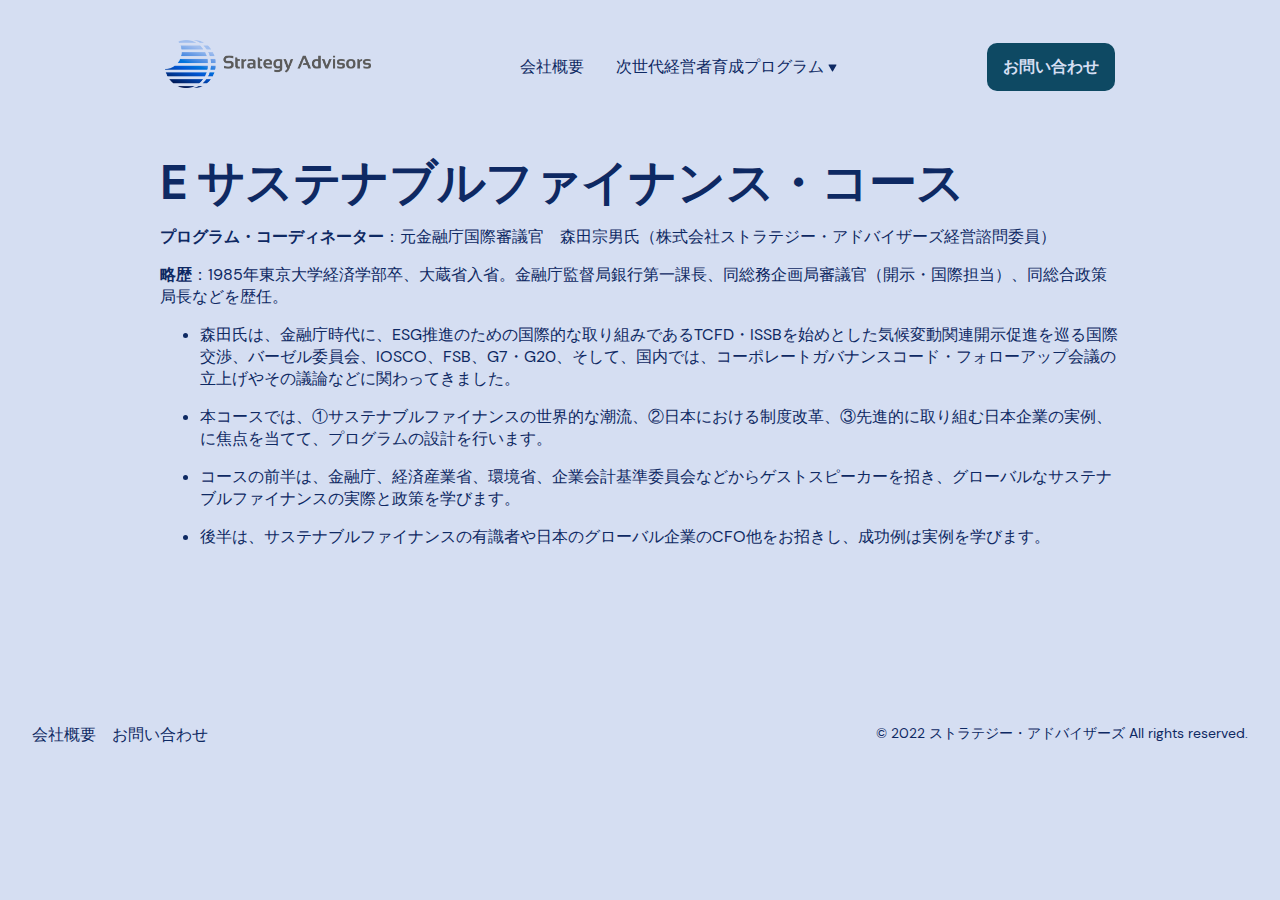
<file: course-e/index.html>
<!DOCTYPE html><html lang="en-us"><head><meta charSet="utf-8"/><meta http-equiv="x-ua-compatible" content="ie=edge"/><meta name="viewport" content="width=device-width, initial-scale=1, shrink-to-fit=no"/><meta name="theme-color" content="#004ca3"/><meta data-react-helmet="true" name="twitter:title" content="E	サステナブルファイナンス・コース"/><meta data-react-helmet="true" name="twitter:card" content="summary"/><meta data-react-helmet="true" property="og:title" content="E	サステナブルファイナンス・コース"/><meta data-react-helmet="true" charSet="utf-8"/><meta name="generator" content="Gatsby 4.19.2"/><style data-href="/styles.1f0b07c312eaf89acc21.css" data-identity="gatsby-global-css">@font-face{font-display:swap;font-family:DM Sans;font-style:normal;font-weight:400;src:url(/static/dm-sans-latin-ext-400-normal-46f8e89145ca0fc60f623d327d35db08.woff2) format("woff2"),url(/static/dm-sans-all-400-normal-37e3ab8cb633fce97c87dc20cffd615a.woff) format("woff");unicode-range:u+0100-024f,u+0259,u+1e??,u+2020,u+20a0-20ab,u+20ad-20cf,u+2113,u+2c60-2c7f,u+a720-a7ff}@font-face{font-display:swap;font-family:DM Sans;font-style:normal;font-weight:400;src:url(/static/dm-sans-latin-400-normal-71edbde4a8ed19eeef941b7a3ad1639d.woff2) format("woff2"),url(/static/dm-sans-all-400-normal-37e3ab8cb633fce97c87dc20cffd615a.woff) format("woff");unicode-range:u+00??,u+0131,u+0152-0153,u+02bb-02bc,u+02c6,u+02da,u+02dc,u+2000-206f,u+2074,u+20ac,u+2122,u+2191,u+2193,u+2212,u+2215,u+feff,u+fffd}@font-face{font-display:swap;font-family:DM Sans;font-style:normal;font-weight:500;src:url(/static/dm-sans-latin-ext-500-normal-d0cd2ef294906e1debec9476e18e6bc0.woff2) format("woff2"),url(/static/dm-sans-all-500-normal-0a59c6133bb2afd800545a6228f7c8f1.woff) format("woff");unicode-range:u+0100-024f,u+0259,u+1e??,u+2020,u+20a0-20ab,u+20ad-20cf,u+2113,u+2c60-2c7f,u+a720-a7ff}@font-face{font-display:swap;font-family:DM Sans;font-style:normal;font-weight:500;src:url(/static/dm-sans-latin-500-normal-82c42c7339eddd68c79dc69dd2332da5.woff2) format("woff2"),url(/static/dm-sans-all-500-normal-0a59c6133bb2afd800545a6228f7c8f1.woff) format("woff");unicode-range:u+00??,u+0131,u+0152-0153,u+02bb-02bc,u+02c6,u+02da,u+02dc,u+2000-206f,u+2074,u+20ac,u+2122,u+2191,u+2193,u+2212,u+2215,u+feff,u+fffd}@font-face{font-display:swap;font-family:DM Sans;font-style:normal;font-weight:700;src:url(/static/dm-sans-latin-ext-700-normal-260b7f4017e3fb22a92453e9869ad709.woff2) format("woff2"),url(/static/dm-sans-all-700-normal-83ca7716c560a37ada07ced98ad4c6ea.woff) format("woff");unicode-range:u+0100-024f,u+0259,u+1e??,u+2020,u+20a0-20ab,u+20ad-20cf,u+2113,u+2c60-2c7f,u+a720-a7ff}@font-face{font-display:swap;font-family:DM Sans;font-style:normal;font-weight:700;src:url(/static/dm-sans-latin-700-normal-6261bc7f59cc2e5f8f293a89e362662f.woff2) format("woff2"),url(/static/dm-sans-all-700-normal-83ca7716c560a37ada07ced98ad4c6ea.woff) format("woff");unicode-range:u+00??,u+0131,u+0152-0153,u+02bb-02bc,u+02c6,u+02da,u+02dc,u+2000-206f,u+2074,u+20ac,u+2122,u+2191,u+2193,u+2212,u+2215,u+feff,u+fffd}@font-face{font-display:swap;font-family:DM Mono;font-style:normal;font-weight:400;src:url([data-uri]) format("woff2"),url(/static/dm-mono-all-400-normal-71863af5fd990865914dda41c3808a86.woff) format("woff");unicode-range:u+0100-024f,u+0259,u+1e??,u+2020,u+20a0-20ab,u+20ad-20cf,u+2113,u+2c60-2c7f,u+a720-a7ff}@font-face{font-display:swap;font-family:DM Mono;font-style:normal;font-weight:400;src:url(/static/dm-mono-latin-400-normal-c1c4152e83611db446ecc2c0dfd72b04.woff2) format("woff2"),url(/static/dm-mono-all-400-normal-71863af5fd990865914dda41c3808a86.woff) format("woff");unicode-range:u+00??,u+0131,u+0152-0153,u+02bb-02bc,u+02c6,u+02da,u+02dc,u+2000-206f,u+2074,u+20ac,u+2122,u+2191,u+2193,u+2212,u+2215,u+feff,u+fffd}@font-face{font-display:swap;font-family:DM Mono;font-style:normal;font-weight:500;src:url([data-uri]) format("woff2"),url(/static/dm-mono-all-500-normal-dd1211e65f68bed55387e2363e419e78.woff) format("woff");unicode-range:u+0100-024f,u+0259,u+1e??,u+2020,u+20a0-20ab,u+20ad-20cf,u+2113,u+2c60-2c7f,u+a720-a7ff}@font-face{font-display:swap;font-family:DM Mono;font-style:normal;font-weight:500;src:url(/static/dm-mono-latin-500-normal-01077f9f58c8778a2435527972cabf0c.woff2) format("woff2"),url(/static/dm-mono-all-500-normal-dd1211e65f68bed55387e2363e419e78.woff) format("woff");unicode-range:u+00??,u+0131,u+0152-0153,u+02bb-02bc,u+02c6,u+02da,u+02dc,u+2000-206f,u+2074,u+20ac,u+2122,u+2191,u+2193,u+2212,u+2215,u+feff,u+fffd}:root{--c9n6ga0:#d5def2;--c9n6ga1:#0e2963;--c9n6ga2:#0e4963;--c9n6ga3:#6602d1;--c9n6ga4:#0e2963;--c9n6ga5:#000;--c9n6ga6:-0;--c9n6ga7:4px;--c9n6ga8:8px;--c9n6ga9:16px;--c9n6gaa:32px;--c9n6gab:64px;--c9n6gac:128px;--c9n6gad:-4px;--c9n6gae:-8px;--c9n6gaf:-16px;--c9n6gag:-32px;--c9n6gah:-64px;--c9n6gai:-128px;--c9n6gaj:12px;--c9n6gak:14px;--c9n6gal:16px;--c9n6gam:18px;--c9n6gan:24px;--c9n6gao:32px;--c9n6gap:48px;--c9n6gaq:64px;--c9n6gar:400;--c9n6gas:500;--c9n6gat:600;--c9n6gau:700;--c9n6gav:800;--c9n6gaw:"DM Sans",sans-serif;--c9n6gax:"DM Sans",sans-serif;--c9n6gay:DM Mono,Menlo,monospace;--c9n6gaz:1.65;--c9n6ga10:1.25;--c9n6ga11:1.1;--c9n6ga12:1;--c9n6ga13:0;--c9n6ga14:-0.02em;--c9n6ga15:0.08em;--c9n6ga16:1280px;--c9n6ga17:1024px;--c9n6ga18:1440px;--c9n6ga19:848px;--c9n6ga1a:48px;--c9n6ga1b:300px;--c9n6ga1c:400px;--c9n6ga1d:32px;--c9n6ga1e:30px;--c9n6ga1f:10px;--c9n6ga1g:24px;--c9n6ga1h:99999px;--c9n6ga1i:0px 4px 8px 0px #2e29330a,0px 4px 24px 0px #2e293314,0px 8px 24px 0px #473f4f29}.ivkcfp0{margin:50px auto;max-width:420px}.ivkcfp1{background-color:transparent;border:2px solid;border-color:var(--c9n6ga4);border-radius:5px;box-sizing:border-box;color:var(--c9n6ga1);font-family:var(--c9n6gay);font-size:18px;font-weight:500;line-height:22px;margin-bottom:15px;padding:13px;transition:all .3s;width:100%}.ivkcfp1:focus{border-color:var(--c9n6ga2)}.ivkcfp2{background-color:transparent;border:2px solid;border-color:var(--c9n6ga2);border-radius:5px;box-sizing:border-box;color:var(--c9n6ga1);font-family:var(--c9n6gay);font-size:18px;font-weight:500;line-height:22px;margin-bottom:15px;padding:13px;transition:all .3s;width:100%}.ivkcfp2:hover{background-color:var(--c9n6ga4);border-color:var(--c9n6ga4);color:var(--c9n6ga0)}.reey130{margin-left:auto;margin-right:auto;max-width:var(--c9n6ga16);padding-left:var(--c9n6gaa);padding-right:var(--c9n6gaa)}.reey132{max-width:var(--c9n6ga18);padding-left:0;padding-right:0}.reey133{max-width:var(--c9n6ga17)}.reey134{max-width:var(--c9n6ga19)}.reey135{padding-bottom:var(--c9n6gaa);padding-left:0;padding-right:0;padding-top:var(--c9n6gaa)}.reey136{align-items:center;display:flex}.reey137{flex-wrap:wrap}.reey138{align-items:flex-start}.reey139{align-items:baseline}.reey13a{align-items:flex-start}.reey13a,.reey13b{flex-direction:column}.reey13c{align-items:flex-end}.reey13d{align-items:stretch}.reey13e{justify-content:space-evenly}.reey13e,.reey13f{flex-wrap:wrap;width:100%}.reey13f{justify-content:center}.reey13g{flex-direction:column}.reey13h{gap:var(--c9n6ga6)}.reey13i{gap:var(--c9n6ga7)}.reey13j{gap:var(--c9n6ga8)}.reey13k{gap:var(--c9n6ga9)}.reey13l{gap:var(--c9n6gaa)}.reey13m{gap:var(--c9n6gab)}.reey13n{gap:var(--c9n6gac)}.reey13o{gap:var(--c9n6gad)}.reey13p{gap:var(--c9n6gae)}.reey13q{gap:var(--c9n6gaf)}.reey13r{gap:var(--c9n6gag)}.reey13s{gap:var(--c9n6gah)}.reey13t{gap:var(--c9n6gai)}.reey1310,.reey1311,.reey1312,.reey1313,.reey1314,.reey13u,.reey13v,.reey13w,.reey13x,.reey13y,.reey13z{width:100%}.reey1315{list-style:none;margin:0;padding:0}.reey1316{padding:var(--c9n6ga6)}.reey1317{padding:var(--c9n6ga7)}.reey1318{padding:var(--c9n6ga8)}.reey1319{padding:var(--c9n6ga9)}.reey131a{padding:var(--c9n6gaa)}.reey131b{padding:var(--c9n6gab)}.reey131c{padding:var(--c9n6gac)}.reey131d{padding:var(--c9n6gad)}.reey131e{padding:var(--c9n6gae)}.reey131f{padding:var(--c9n6gaf)}.reey131g{padding:var(--c9n6gag)}.reey131h{padding:var(--c9n6gah)}.reey131i{padding:var(--c9n6gai)}.reey131j{padding-bottom:var(--c9n6ga6);padding-top:var(--c9n6ga6)}.reey131k{padding-bottom:var(--c9n6ga7);padding-top:var(--c9n6ga7)}.reey131l{padding-bottom:var(--c9n6ga8);padding-top:var(--c9n6ga8)}.reey131m{padding-bottom:var(--c9n6ga9);padding-top:var(--c9n6ga9)}.reey131n{padding-bottom:var(--c9n6gaa);padding-top:var(--c9n6gaa)}.reey131o{padding-bottom:var(--c9n6gab);padding-top:var(--c9n6gab)}.reey131p{padding-bottom:var(--c9n6gac);padding-top:var(--c9n6gac)}.reey131q{padding-bottom:var(--c9n6gad);padding-top:var(--c9n6gad)}.reey131r{padding-bottom:var(--c9n6gae);padding-top:var(--c9n6gae)}.reey131s{padding-bottom:var(--c9n6gaf);padding-top:var(--c9n6gaf)}.reey131t{padding-bottom:var(--c9n6gag);padding-top:var(--c9n6gag)}.reey131u{padding-bottom:var(--c9n6gah);padding-top:var(--c9n6gah)}.reey131v{padding-bottom:var(--c9n6gai);padding-top:var(--c9n6gai)}.reey131w{margin-bottom:var(--c9n6ga6);margin-top:var(--c9n6ga6)}.reey131x{margin-bottom:var(--c9n6ga7);margin-top:var(--c9n6ga7)}.reey131y{margin-bottom:var(--c9n6ga8);margin-top:var(--c9n6ga8)}.reey131z{margin-bottom:var(--c9n6ga9);margin-top:var(--c9n6ga9)}.reey1320{margin-bottom:var(--c9n6gaa);margin-top:var(--c9n6gaa)}.reey1321{margin-bottom:var(--c9n6gab);margin-top:var(--c9n6gab)}.reey1322{margin-bottom:var(--c9n6gac);margin-top:var(--c9n6gac)}.reey1323{margin-bottom:var(--c9n6gad);margin-top:var(--c9n6gad)}.reey1324{margin-bottom:var(--c9n6gae);margin-top:var(--c9n6gae)}.reey1325{margin-bottom:var(--c9n6gaf);margin-top:var(--c9n6gaf)}.reey1326{margin-bottom:var(--c9n6gag);margin-top:var(--c9n6gag)}.reey1327{margin-bottom:var(--c9n6gah);margin-top:var(--c9n6gah)}.reey1328{margin-bottom:var(--c9n6gai);margin-top:var(--c9n6gai)}.reey1329{margin-left:calc(var(--c9n6ga6)*-1);margin-right:calc(var(--c9n6ga6)*-1)}.reey132a{margin-left:calc(var(--c9n6ga7)*-1);margin-right:calc(var(--c9n6ga7)*-1)}.reey132b{margin-left:calc(var(--c9n6ga8)*-1);margin-right:calc(var(--c9n6ga8)*-1)}.reey132c{margin-left:calc(var(--c9n6ga9)*-1);margin-right:calc(var(--c9n6ga9)*-1)}.reey132d{margin-left:calc(var(--c9n6gaa)*-1);margin-right:calc(var(--c9n6gaa)*-1)}.reey132e{margin-left:calc(var(--c9n6gab)*-1);margin-right:calc(var(--c9n6gab)*-1)}.reey132f{margin-left:calc(var(--c9n6gac)*-1);margin-right:calc(var(--c9n6gac)*-1)}.reey132g{margin-left:calc(var(--c9n6gad)*-1);margin-right:calc(var(--c9n6gad)*-1)}.reey132h{margin-left:calc(var(--c9n6gae)*-1);margin-right:calc(var(--c9n6gae)*-1)}.reey132i{margin-left:calc(var(--c9n6gaf)*-1);margin-right:calc(var(--c9n6gaf)*-1)}.reey132j{margin-left:calc(var(--c9n6gag)*-1);margin-right:calc(var(--c9n6gag)*-1)}.reey132k{margin-left:calc(var(--c9n6gah)*-1);margin-right:calc(var(--c9n6gah)*-1)}.reey132l{margin-left:calc(var(--c9n6gai)*-1);margin-right:calc(var(--c9n6gai)*-1)}.reey132m{border-radius:var(--c9n6ga1f);overflow:hidden}.reey132n{border-radius:var(--c9n6ga1g);overflow:hidden}.reey132o{border-radius:var(--c9n6ga1h);overflow:hidden}.reey132t{align-items:center;display:flex;flex-direction:column;text-align:center}.reey132u{padding-bottom:var(--c9n6gaa);padding-top:var(--c9n6gaa)}.reey132v{margin:var(--c9n6ga6)}.reey132w{margin:var(--c9n6ga7)}.reey132x{margin:var(--c9n6ga8)}.reey132y{margin:var(--c9n6ga9)}.reey132z{margin:var(--c9n6gaa)}.reey1330{margin:var(--c9n6gab)}.reey1331{margin:var(--c9n6gac)}.reey1332{margin:var(--c9n6gad)}.reey1333{margin:var(--c9n6gae)}.reey1334{margin:var(--c9n6gaf)}.reey1335{margin:var(--c9n6gag)}.reey1336{margin:var(--c9n6gah)}.reey1337{margin:var(--c9n6gai)}.reey1338{margin:auto}.reey1339{margin-left:var(--c9n6ga6)}.reey133a{margin-left:var(--c9n6ga7)}.reey133b{margin-left:var(--c9n6ga8)}.reey133c{margin-left:var(--c9n6ga9)}.reey133d{margin-left:var(--c9n6gaa)}.reey133e{margin-left:var(--c9n6gab)}.reey133f{margin-left:var(--c9n6gac)}.reey133g{margin-left:var(--c9n6gad)}.reey133h{margin-left:var(--c9n6gae)}.reey133i{margin-left:var(--c9n6gaf)}.reey133j{margin-left:var(--c9n6gag)}.reey133k{margin-left:var(--c9n6gah)}.reey133l{margin-left:var(--c9n6gai)}.reey133m{margin-left:auto}.reey133n{margin-right:var(--c9n6ga6)}.reey133o{margin-right:var(--c9n6ga7)}.reey133p{margin-right:var(--c9n6ga8)}.reey133q{margin-right:var(--c9n6ga9)}.reey133r{margin-right:var(--c9n6gaa)}.reey133s{margin-right:var(--c9n6gab)}.reey133t{margin-right:var(--c9n6gac)}.reey133u{margin-right:var(--c9n6gad)}.reey133v{margin-right:var(--c9n6gae)}.reey133w{margin-right:var(--c9n6gaf)}.reey133x{margin-right:var(--c9n6gag)}.reey133y{margin-right:var(--c9n6gah)}.reey133z{margin-right:var(--c9n6gai)}.reey1340{margin-right:auto}.reey1341{margin-top:var(--c9n6ga6)}.reey1342{margin-top:var(--c9n6ga7)}.reey1343{margin-top:var(--c9n6ga8)}.reey1344{margin-top:var(--c9n6ga9)}.reey1345{margin-top:var(--c9n6gaa)}.reey1346{margin-top:var(--c9n6gab)}.reey1347{margin-top:var(--c9n6gac)}.reey1348{margin-top:var(--c9n6gad)}.reey1349{margin-top:var(--c9n6gae)}.reey134a{margin-top:var(--c9n6gaf)}.reey134b{margin-top:var(--c9n6gag)}.reey134c{margin-top:var(--c9n6gah)}.reey134d{margin-top:var(--c9n6gai)}.reey134e{margin-top:auto}.reey134f{margin-bottom:var(--c9n6ga6)}.reey134g{margin-bottom:var(--c9n6ga7)}.reey134h{margin-bottom:var(--c9n6ga8)}.reey134i{margin-bottom:var(--c9n6ga9)}.reey134j{margin-bottom:var(--c9n6gaa)}.reey134k{margin-bottom:var(--c9n6gab)}.reey134l{margin-bottom:var(--c9n6gac)}.reey134m{margin-bottom:var(--c9n6gad)}.reey134n{margin-bottom:var(--c9n6gae)}.reey134o{margin-bottom:var(--c9n6gaf)}.reey134p{margin-bottom:var(--c9n6gag)}.reey134q{margin-bottom:var(--c9n6gah)}.reey134r{margin-bottom:var(--c9n6gai)}.reey134s{margin-bottom:auto}.reey134t{margin:0}.reey134u{font-size:var(--c9n6gal)}.reey134u,.reey134v{font-weight:var(--c9n6gar);letter-spacing:var(--c9n6ga13);line-height:var(--c9n6gaz);margin-bottom:var(--c9n6ga9)}.reey134v{font-size:var(--c9n6gam)}.reey134w{font-family:var(--c9n6gax);font-size:var(--c9n6gao);font-weight:var(--c9n6gav);letter-spacing:var(--c9n6ga14);line-height:var(--c9n6ga10);margin-bottom:var(--c9n6gac);margin-top:var(--c9n6gaa)}.reey134x{font-family:var(--c9n6gax)}.reey134x,.reey134y{font-size:var(--c9n6gao)}.reey134x,.reey134y,.reey134z{font-weight:var(--c9n6gav);letter-spacing:var(--c9n6ga14);line-height:var(--c9n6ga11);margin-bottom:var(--c9n6ga9)}.reey134z{font-size:var(--c9n6gan)}.reey1350{font-family:var(--c9n6gay);font-weight:var(--c9n6gas);line-height:var(--c9n6ga11)}.reey1350,.reey1351{font-size:var(--c9n6gak);letter-spacing:var(--c9n6ga15);margin-bottom:var(--c9n6ga8);text-transform:uppercase}.reey1351{font-style:normal;font-weight:var(--c9n6gat)}.reey1352{font-family:var(--c9n6gay);font-size:var(--c9n6gap);font-weight:var(--c9n6gas);line-height:var(--c9n6ga11)}.reey1353{font-size:var(--c9n6gan);font-weight:var(--c9n6gau);line-height:var(--c9n6ga10)}.reey1354{font-size:var(--c9n6gak);margin-bottom:var(--c9n6ga8)}.reey1355{font-size:var(--c9n6gam)}.reey1356{font-family:var(--c9n6gay);font-size:180px;letter-spacing:var(--c9n6ga14);line-height:var(--c9n6ga12)}.reey1357{text-align:center}.reey1358{font-weight:var(--c9n6gau)}.reey1359{color:inherit}.reey1359:hover{color:var(--c9n6ga4)}.reey135a{color:inherit;text-decoration:none;transition-duration:.2s;transition-property:color;transition-timing-function:ease-in-out}.reey135a:hover{color:var(--c9n6ga4)}.reey135b{background:none;border:none;color:inherit;font-family:var(--c9n6gaw);font-size:inherit;padding:0;text-decoration:none;transition-duration:.2s;transition-property:color;transition-timing-function:ease-in-out}.reey135b:hover{color:var(--c9n6ga4);cursor:pointer}.reey135c{color:inherit;font-weight:var(--c9n6gau)}.reey135c:hover{color:var(--c9n6ga4)}.reey135d{color:inherit;display:block}.reey135d,.reey135e{text-decoration:none}.reey135e{border-radius:var(--c9n6ga1f);display:inline-flex;font-size:var(--c9n6gal);font-weight:var(--c9n6gau);line-height:var(--c9n6ga12);padding:var(--c9n6ga9)}.reey135f{background-color:var(--c9n6ga2);color:var(--c9n6ga0)}.reey135f:focus,.reey135f:hover{background-color:var(--c9n6ga4)}.reey135g{background-color:var(--c9n6ga0);color:var(--c9n6ga2)}.reey135g:focus,.reey135g:hover{background-color:var(--c9n6ga4);color:var(--c9n6ga0)}.reey135h{background-color:transparent;color:inherit}.reey135h:focus,.reey135h:hover{background-color:var(--c9n6ga3)}.reey135i{background-color:transparent;color:inherit}.reey135i:focus,.reey135i:hover{background-color:var(--c9n6ga3);color:var(--c9n6ga2)}.reey135j{background-color:var(--c9n6ga2);color:var(--c9n6ga0)}.reey135k{background-color:var(--c9n6ga3);color:var(--c9n6ga2)}.reey135l{margin:0;padding-bottom:var(--c9n6gaa);padding-left:0;padding-right:0;padding-top:0}.reey135m{border-radius:var(--c9n6ga1h);flex-shrink:0;height:var(--c9n6ga1a);min-width:0;width:var(--c9n6ga1a)}.reey135n{height:20px;width:85px}.reey135o{max-width:128px}.reey135p{height:24px;width:24px}.reey135p,.reey135q{margin-bottom:var(--c9n6ga9)}.reey135q{height:32px;width:32px}.reey135r{height:64px;margin-bottom:var(--c9n6ga9);width:64px}.reey135s{color:var(--c9n6ga1);margin-right:var(--c9n6ga9)}.reey135s:focus,.reey135s:hover{color:var(--c9n6ga4)}.reey135t{align-items:center;background:transparent;border:none;cursor:pointer;display:flex;height:48px;justify-content:center;width:48px}.reey135u{clip:rect(0 0 0 0);border:0;height:1px;overflow:hidden;padding:0;position:absolute;white-space:nowrap;width:1px}.reey135v{outline:1px solid tomato}@media screen and (min-width:52em){.reey135{padding:var(--c9n6gab) var(--c9n6gaa)}.reey134x{font-size:var(--c9n6gap)}.reey1356{font-size:360px}}@media screen and (min-width:40em){.reey13g{flex-direction:row}.reey13u{width:100%}.reey13v{width:50%}.reey13w{width:25%}.reey13x{width:33.3333%}.reey13y{width:66.6666%}.reey13z{width:100vw}.reey1310{width:50vw}.reey1311{width:25vw}.reey1312{width:33.3333vw}.reey1313{width:66.6666vw}.reey1314{width:-webkit-fit-content;width:-moz-fit-content;width:fit-content}.reey132p{order:0}.reey132q{order:1}.reey132r{order:2}.reey132s{order:3}.reey132u{padding-bottom:var(--c9n6gab);padding-top:var(--c9n6gab)}.reey134w{font-size:var(--c9n6gaq)}}.n9hqfg0{display:none;position:relative;z-index:1}.n9hqfg1{display:block;padding-top:var(--c9n6ga9);position:relative}.n9hqfg2{background:var(--c9n6ga2)}.n9hqfg4{color:var(--c9n6ga2)}.n9hqfg5{color:var(--c9n6ga0)}.n9hqfg6{background:var(--c9n6ga2);height:100vh;padding-top:var(--c9n6gaa);position:absolute;width:100vw;z-index:1}.n9hqfg7{color:var(--c9n6ga0);display:block;font-size:var(--c9n6gan);padding:var(--c9n6ga8) var(--c9n6gaa)}@media screen and (min-width:40em){.n9hqfg0{display:block;padding-top:var(--c9n6gaa)}.n9hqfg1,.n9hqfg6{display:none}}._1yaynzf0{transition-duration:.15s;transition-property:-webkit-transform;transition-property:transform;transition-property:transform,-webkit-transform;transition-timing-function:ease-in-out}._1yaynzf1{-webkit-transform:rotate(-180deg);transform:rotate(-180deg)}._1yaynzf2{-webkit-transform:rotate(90deg);transform:rotate(90deg)}._1yaynzf3{-webkit-transform:rotate(-90deg);transform:rotate(-90deg)}._8y940d0{position:relative}._8y940d1:hover{color:var(--c9n6ga0)}._8y940d3{position:relative;white-space:nowrap;width:-webkit-fit-content;width:-moz-fit-content;width:fit-content}._8y940d6{padding-bottom:var(--c9n6ga9);padding-left:var(--c9n6gaa)}._8y940d7{flex-shrink:0;height:var(--c9n6ga1d);width:var(--c9n6ga1d)}._8y940d9{display:none;white-space:normal}._8y940da{margin:0;padding:0}@media screen and (min-width:40em){._8y940d1{align-items:baseline;color:inherit;font-size:inherit;padding:0}._8y940d1:hover{color:var(--c9n6ga4)}._8y940d2{align-items:baseline}._8y940d3{background:var(--c9n6ga0);border-radius:var(--c9n6ga1g);box-shadow:var(--c9n6ga1i);left:50%;max-width:var(--c9n6ga1c);min-width:var(--c9n6ga1b);padding:var(--c9n6ga9) var(--c9n6ga9) var(--c9n6ga6) var(--c9n6ga9);position:absolute;top:calc(100% + 20px);-webkit-transform:translateX(-50%);transform:translateX(-50%)}._8y940d3:before{border-color:transparent transparent var(--c9n6ga0) transparent;border-style:solid;border-width:0 14px 17.3px;content:"";height:0;left:50%;position:absolute;top:0;-webkit-transform:translateX(-50%) translateY(calc(-100% + 2px));transform:translateX(-50%) translateY(calc(-100% + 2px));width:0}._8y940d4{-webkit-animation:zoomInUp .15s ease-in-out;animation:zoomInUp .15s ease-in-out}._8y940d5{-webkit-animation:zoomOutDown .15s ease-in-out;animation:zoomOutDown .15s ease-in-out;-webkit-animation-fill-mode:forwards;animation-fill-mode:forwards}._8y940d6{align-items:stretch;padding-left:0}._8y940d7{height:var(--c9n6ga1e);width:var(--c9n6ga1e)}._8y940d8{border-radius:var(--c9n6ga1f);color:inherit;font-size:var(--c9n6gal);font-weight:var(--c9n6gau);margin:0;padding:var(--c9n6ga8)}._8y940d8:hover{background:var(--c9n6ga3);color:inherit}._8y940d9{display:block;font-size:var(--c9n6gak);margin:0;min-width:300px}}@-webkit-keyframes zoomInUp{0%{opacity:0;-webkit-transform:scale(.95) translateY(10px) translateX(-50%);transform:scale(.95) translateY(10px) translateX(-50%);visibility:hidden}to{opacity:1;-webkit-transform:scale(1),translateY(0) translateX(-50%);transform:scale(1),translateY(0) translateX(-50%);visibility:visible}}@keyframes zoomInUp{0%{opacity:0;-webkit-transform:scale(.95) translateY(10px) translateX(-50%);transform:scale(.95) translateY(10px) translateX(-50%);visibility:hidden}to{opacity:1;-webkit-transform:scale(1),translateY(0) translateX(-50%);transform:scale(1),translateY(0) translateX(-50%);visibility:visible}}@-webkit-keyframes zoomOutDown{0%{opacity:1;-webkit-transform:scale(1) translateY(0) translateX(-50%);transform:scale(1) translateY(0) translateX(-50%)}to{opacity:0;-webkit-transform:scale(.95) translateY(10px) translateX(-50%);transform:scale(.95) translateY(10px) translateX(-50%);visibility:hidden}}@keyframes zoomOutDown{0%{opacity:1;-webkit-transform:scale(1) translateY(0) translateX(-50%);transform:scale(1) translateY(0) translateX(-50%)}to{opacity:0;-webkit-transform:scale(.95) translateY(10px) translateX(-50%);transform:scale(.95) translateY(10px) translateX(-50%);visibility:hidden}}@-webkit-keyframes fadeIn{0%{opacity:0;visibility:hidden}to{opacity:1;visibility:visible}}@keyframes fadeIn{0%{opacity:0;visibility:hidden}to{opacity:1;visibility:visible}}@-webkit-keyframes fadeOut{0%{opacity:1}to{opacity:0;visibility:hidden}}@keyframes fadeOut{0%{opacity:1}to{opacity:0;visibility:hidden}}body{-webkit-font-smoothing:antialiased;-moz-osx-font-smoothing:grayscale;background-color:var(--c9n6ga0);color:var(--c9n6ga1);font-family:var(--c9n6gaw);margin:0}*{box-sizing:border-box}.y5ning0{font-family:var(--c9n6gay);font-style:normal;letter-spacing:-.02em}.y5ning1{align-items:baseline;color:inherit;display:flex;font-size:var(--c9n6gan);font-weight:var(--c9n6gau);gap:10px;justify-content:center;text-align:center}.y5ning2{height:12px}.y5ning3{font-size:var(--c9n6gan);margin-bottom:0;text-align:center}._1mywht90{word-break:keep-all}.w2jt5a0{text-align:left}._1ym2l5g0{max-width:1108px}._1ym2l5g1{font-size:var(--c9n6gam);margin-bottom:var(--c9n6gab);max-width:798px}._1ym2l5g2{width:100%}@media screen and (min-width:40em){._1ym2l5g1{font-size:var(--c9n6gan)}}.lgshx41{align-items:center;display:flex;flex-direction:column}@media screen and (min-width:40em){.lgshx40{gap:var(--c9n6gac)}.lgshx41{align-items:flex-start}}</style><style>.gatsby-image-wrapper{position:relative;overflow:hidden}.gatsby-image-wrapper picture.object-fit-polyfill{position:static!important}.gatsby-image-wrapper img{bottom:0;height:100%;left:0;margin:0;max-width:none;padding:0;position:absolute;right:0;top:0;width:100%;object-fit:cover}.gatsby-image-wrapper [data-main-image]{opacity:0;transform:translateZ(0);transition:opacity .25s linear;will-change:opacity}.gatsby-image-wrapper-constrained{display:inline-block;vertical-align:top}</style><noscript><style>.gatsby-image-wrapper noscript [data-main-image]{opacity:1!important}.gatsby-image-wrapper [data-placeholder-image]{opacity:0!important}</style></noscript><script type="module">const e="undefined"!=typeof HTMLImageElement&&"loading"in HTMLImageElement.prototype;e&&document.body.addEventListener("load",(function(e){const t=e.target;if(void 0===t.dataset.mainImage)return;if(void 0===t.dataset.gatsbyImageSsr)return;let a=null,n=t;for(;null===a&&n;)void 0!==n.parentNode.dataset.gatsbyImageWrapper&&(a=n.parentNode),n=n.parentNode;const o=a.querySelector("[data-placeholder-image]"),r=new Image;r.src=t.currentSrc,r.decode().catch((()=>{})).then((()=>{t.style.opacity=1,o&&(o.style.opacity=0,o.style.transition="opacity 500ms linear")}))}),!0);</script><title data-react-helmet="true">E	サステナブルファイナンス・コース</title><link rel="icon" href="/favicon-32x32.png?v=f0520c9852510196fdb2a53eec82f920" type="image/png"/><link rel="manifest" href="/manifest.webmanifest" crossorigin="anonymous"/><link rel="apple-touch-icon" sizes="48x48" href="/icons/icon-48x48.png?v=f0520c9852510196fdb2a53eec82f920"/><link rel="apple-touch-icon" sizes="72x72" href="/icons/icon-72x72.png?v=f0520c9852510196fdb2a53eec82f920"/><link rel="apple-touch-icon" sizes="96x96" href="/icons/icon-96x96.png?v=f0520c9852510196fdb2a53eec82f920"/><link rel="apple-touch-icon" sizes="144x144" href="/icons/icon-144x144.png?v=f0520c9852510196fdb2a53eec82f920"/><link rel="apple-touch-icon" sizes="192x192" href="/icons/icon-192x192.png?v=f0520c9852510196fdb2a53eec82f920"/><link rel="apple-touch-icon" sizes="256x256" href="/icons/icon-256x256.png?v=f0520c9852510196fdb2a53eec82f920"/><link rel="apple-touch-icon" sizes="384x384" href="/icons/icon-384x384.png?v=f0520c9852510196fdb2a53eec82f920"/><link rel="apple-touch-icon" sizes="512x512" href="/icons/icon-512x512.png?v=f0520c9852510196fdb2a53eec82f920"/></head><body><div id="___gatsby"><div style="outline:none" tabindex="-1" id="gatsby-focus-wrapper"><header><div class="reey130 n9hqfg0"><div class="reey132x"></div><div class="reey136 reey13e reey13k"><a class="reey135a" href="/"><span class="reey135u">Home</span><img src="/static/logo_h-973c55289935aad147766ac784041b77.png" height="48"/></a><nav><ul class="reey136 reey13l reey1315"><li><a class="reey135a" href="/about">会社概要</a></li><li><div class="reey136 reey13a reey13l _8y940d0" data-id="次世代経営者育成プログラム-group-wrapper"><button class="reey135b _8y940d1 n9hqfg7"><div class="reey136 reey13i _8y940d2">次世代経営者育成プログラム<svg width="9" height="8" viewBox="0 0 9 8" fill="none" xmlns="http://www.w3.org/2000/svg" class="_1yaynzf0"><path d="M4.93301 7.25C4.74056 7.58333 4.25944 7.58333 4.06699 7.25L0.602886 1.25C0.410435 0.916666 0.650998 0.499999 1.0359 0.499999L7.9641 0.5C8.349 0.5 8.58957 0.916666 8.39712 1.25L4.93301 7.25Z" fill="currentColor"></path></svg></div></button></div></li></ul></nav><div><a class="reey135f reey135e" href="/contact">お問い合わせ</a></div></div></div><div class="reey130 n9hqfg1"><div class="reey132x"></div><div class="reey136 reey13e reey13k"><span class="n9hqfg4"><a class="reey135a" href="/"><span class="reey135u">Home</span><img src="/static/logo_h-973c55289935aad147766ac784041b77.png" height="48"/></a></span><div class="reey136 reey13k"><div class="reey1338"></div><div><a class="reey135f reey135e" href="/contact">お問い合わせ</a></div><div class="reey133w"><button class="reey135t n9hqfg4" title="Toggle menu"><svg xmlns="http://www.w3.org/2000/svg" width="24" height="24" viewBox="0 0 24 24" fill="none" stroke="currentColor" stroke-width="2" stroke-linecap="round" stroke-linejoin="round"><line x1="3" y1="12" x2="21" y2="12"></line><line x1="3" y1="6" x2="21" y2="6"></line><line x1="3" y1="18" x2="21" y2="18"></line></svg></button></div></div></div></div></header><div class="reey13u reey131o"><div class="reey133 reey130"><h1 class="reey134x reey134t">E	サステナブルファイナンス・コース</h1><div><p><b>プログラム・コーディネーター</b>：元金融庁国際審議官　森田宗男氏（株式会社ストラテジー・アドバイザーズ経営諮問委員）</p><p><b>略歴</b>：1985年東京大学経済学部卒、大蔵省入省。金融庁監督局銀行第一課長、同総務企画局審議官（開示・国際担当）、同総合政策局長などを歴任。</p><ul><li><p>森田氏は、金融庁時代に、ESG推進のための国際的な取り組みであるTCFD・ISSBを始めとした気候変動関連開示促進を巡る国際交渉、バーゼル委員会、IOSCO、FSB、G7・G20、そして、国内では、コーポレートガバナンスコード・フォローアップ会議の立上げやその議論などに関わってきました。</p></li><li><p>本コースでは、①サステナブルファイナンスの世界的な潮流、②日本における制度改革、③先進的に取り組む日本企業の実例、に焦点を当てて、プログラムの設計を行います。</p></li><li><p>コースの前半は、金融庁、経済産業省、環境省、企業会計基準委員会などからゲストスピーカーを招き、グローバルなサステナブルファイナンスの実際と政策を学びます。</p></li><li><p>後半は、サステナブルファイナンスの有識者や日本のグローバル企業のCFO他をお招きし、成功例は実例を学びます。</p></li></ul><p></p></div></div></div><footer class="reey13u reey131n"><div class="reey130"><div class="reey136 reey138 reey13g reey13k"><a class="reey135a" href="/"><span class="reey135u">Home</span></a><div class="reey1338"></div><ul class="reey136 reey13k reey1315"></ul></div><div class="reey1330"></div><div class="reey136 reey138 reey13g reey13k"><ul class="reey136 reey138 reey13g reey13k reey1315"><li><a class="reey135a" href="/about">会社概要</a></li><li><a class="reey135a" href="/contact">お問い合わせ</a></li></ul><div class="reey1338"></div><ul class="reey136 reey13k reey1315"></ul><div class="reey1354 reey134t">© 2022 ストラテジー・アドバイザーズ All rights reserved.</div></div></div><div class="reey132y"></div></footer></div><div id="gatsby-announcer" style="position:absolute;top:0;width:1px;height:1px;padding:0;overflow:hidden;clip:rect(0, 0, 0, 0);white-space:nowrap;border:0" aria-live="assertive" aria-atomic="true"></div></div><script id="gatsby-script-loader">/*<![CDATA[*/window.pagePath="/course-e/";window.___webpackCompilationHash="14aaf9ee601a5da5fe85";/*]]>*/</script><script id="gatsby-chunk-mapping">/*<![CDATA[*/window.___chunkMapping={"polyfill":["/polyfill-493190ad227e143085b6.js"],"app":["/app-2fcea1c28f12a2f8299f.js"],"component---src-pages-404-tsx":["/component---src-pages-404-tsx-9606922ffd59283be20d.js"],"component---src-pages-contact-tsx":["/component---src-pages-contact-tsx-db266956f807896bc03d.js"],"component---src-pages-index-tsx":["/component---src-pages-index-tsx-e069298ae505dbc0cc14.js"],"component---src-pages-page-slug-tsx":["/component---src-pages-page-slug-tsx-13efe56e41ea69d361dc.js"]};/*]]>*/</script><script src="/polyfill-493190ad227e143085b6.js" nomodule=""></script><script src="/app-2fcea1c28f12a2f8299f.js" async=""></script><script src="/framework-429f2815547ed1eb58f7.js" async=""></script><script src="/webpack-runtime-7bb35fe2aa90409a10d0.js" async=""></script></body></html>
</file>
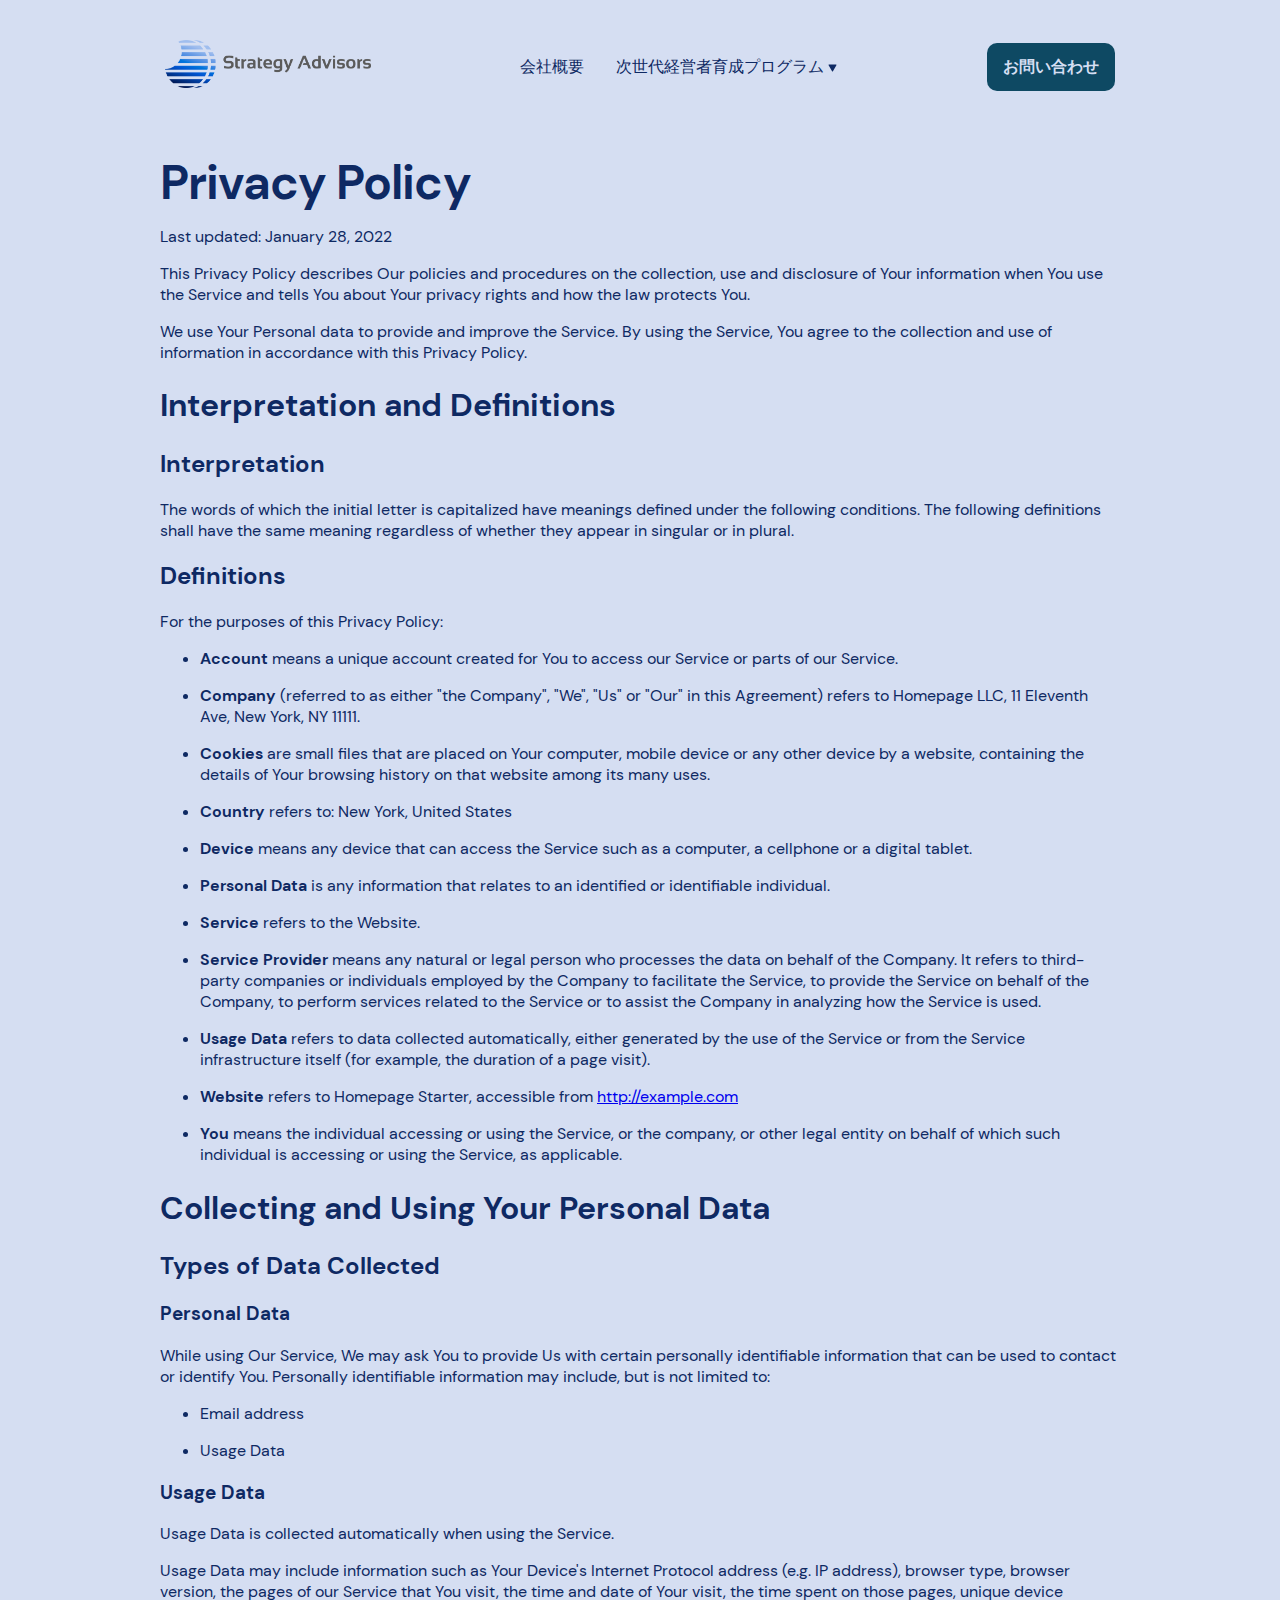
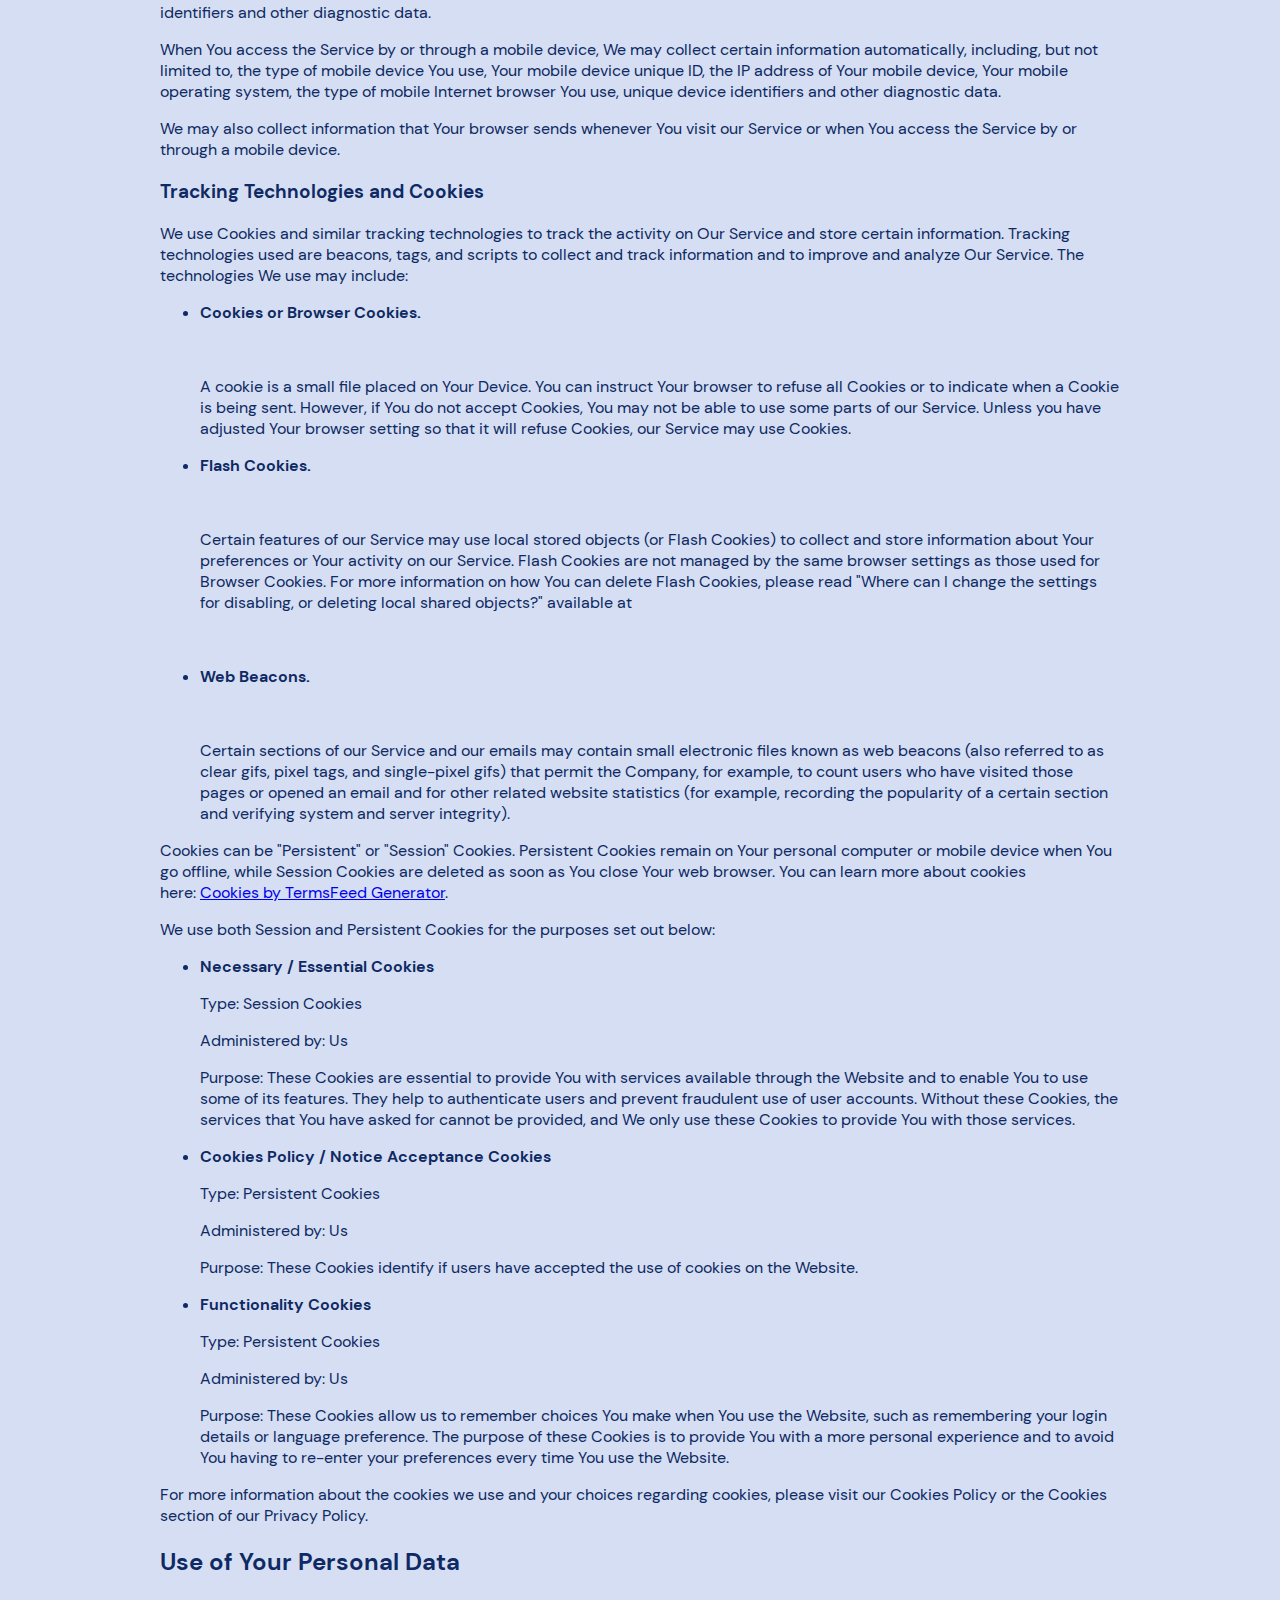
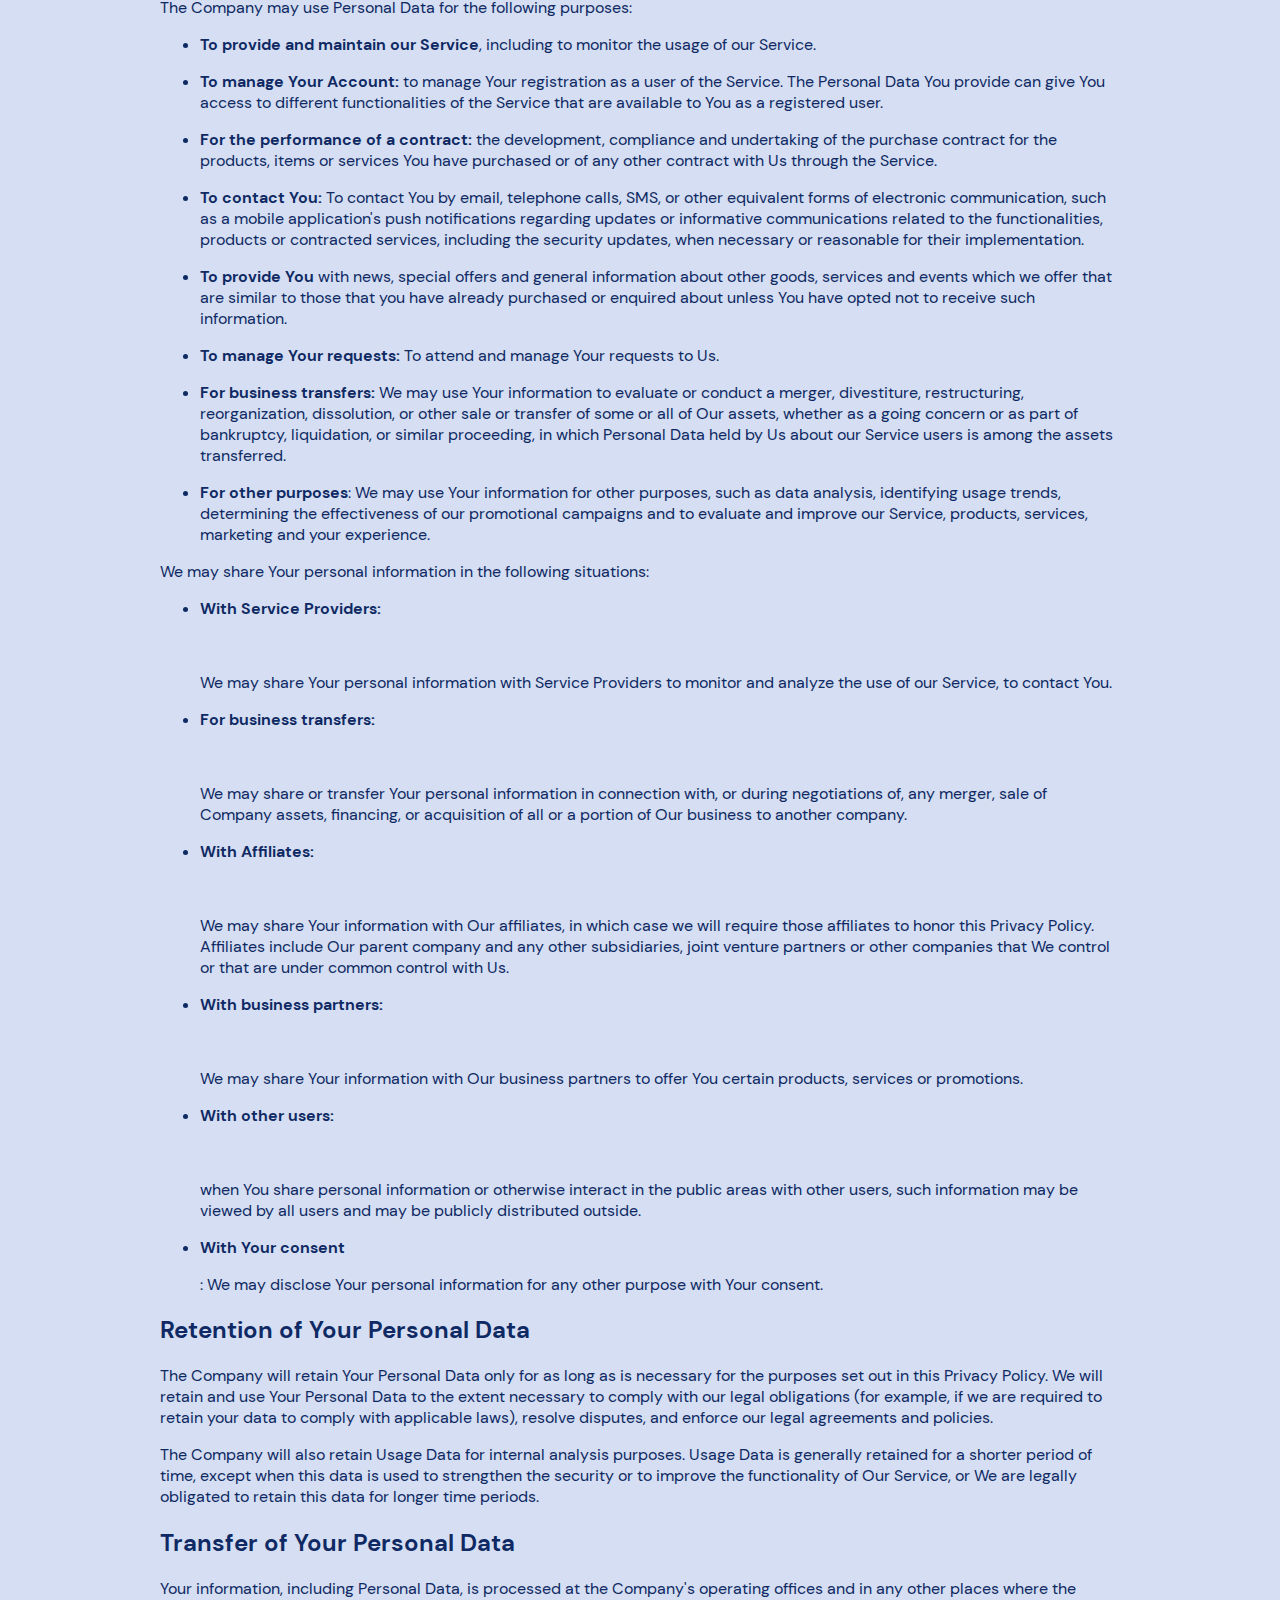
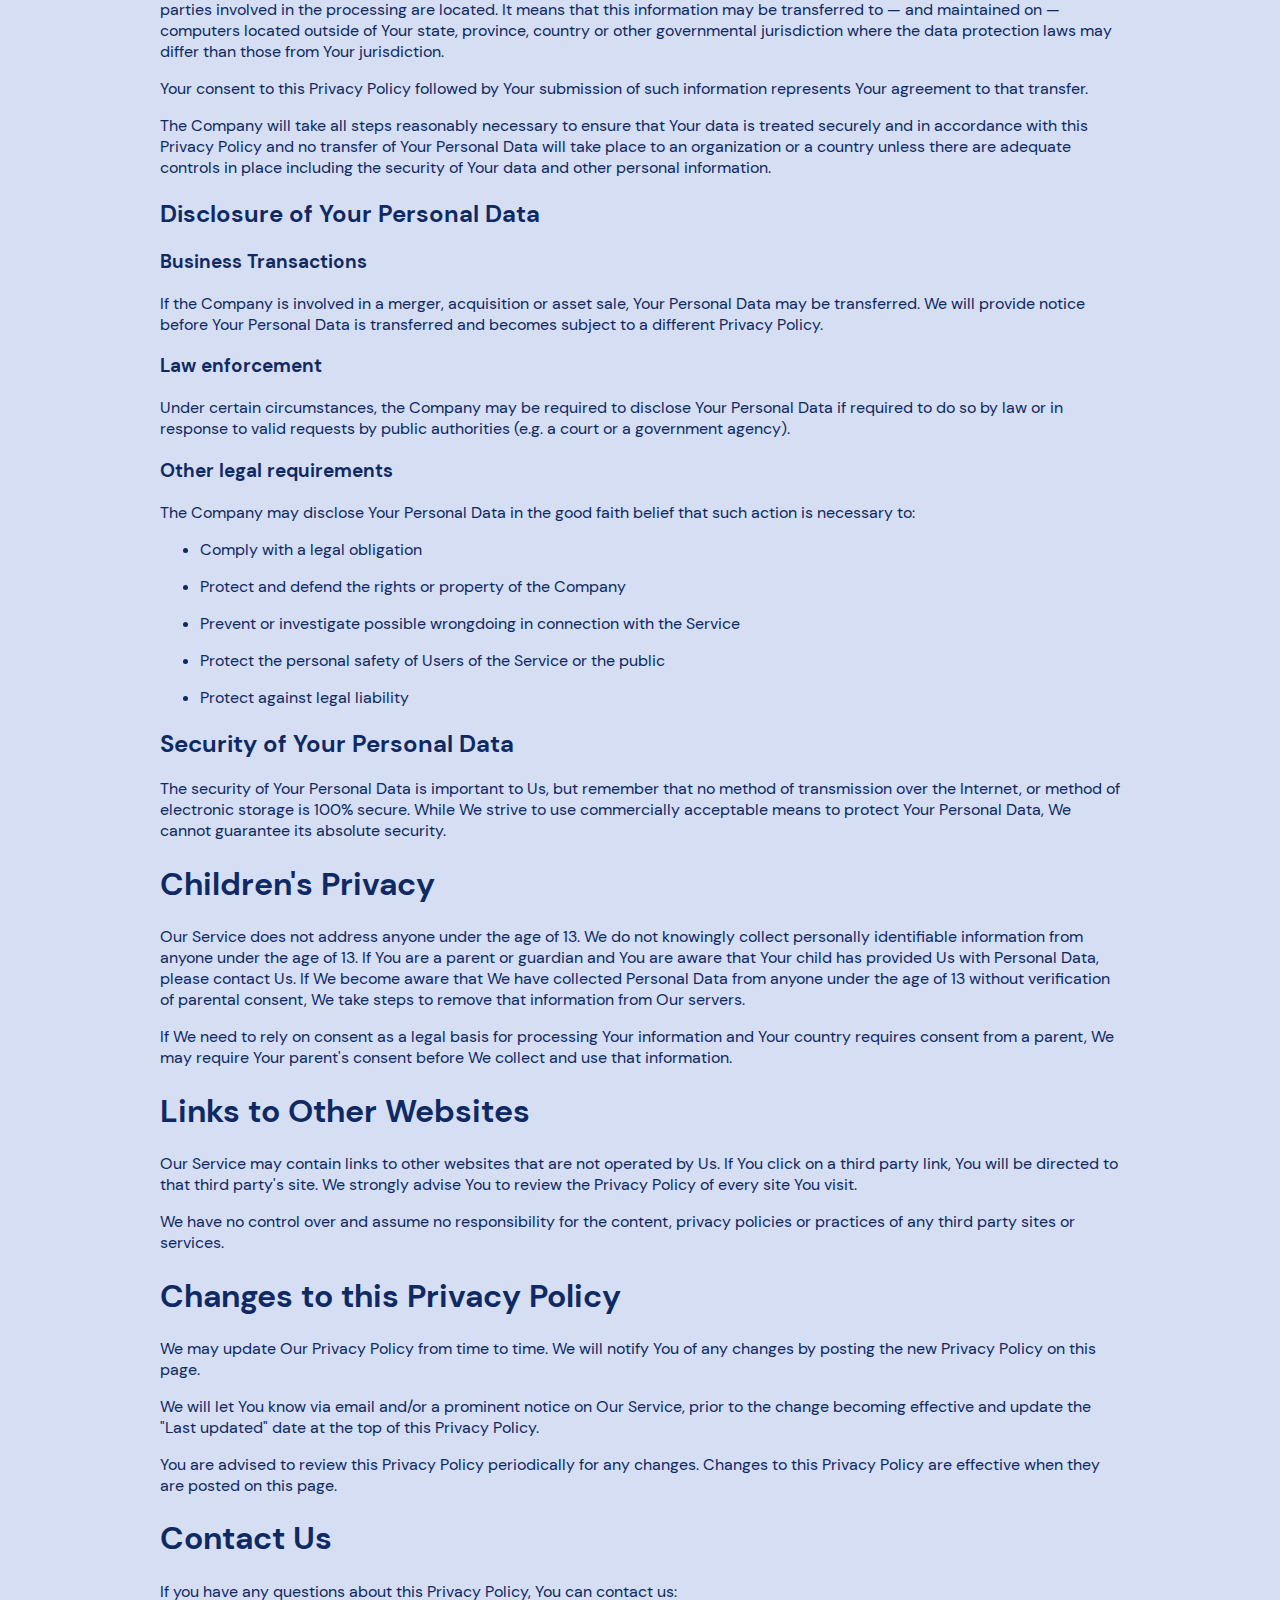
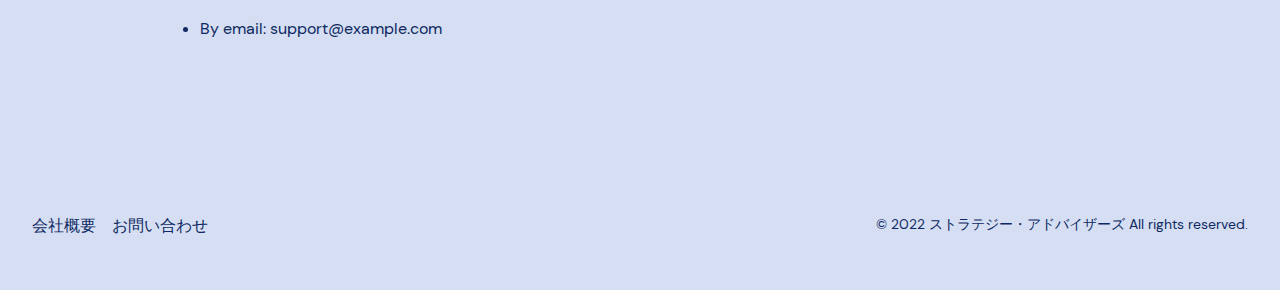
<file: privacy/index.html>
<!DOCTYPE html><html lang="en-us"><head><meta charSet="utf-8"/><meta http-equiv="x-ua-compatible" content="ie=edge"/><meta name="viewport" content="width=device-width, initial-scale=1, shrink-to-fit=no"/><meta name="theme-color" content="#004ca3"/><meta data-react-helmet="true" name="twitter:title" content="Privacy Policy"/><meta data-react-helmet="true" name="twitter:card" content="summary"/><meta data-react-helmet="true" property="og:title" content="Privacy Policy"/><meta data-react-helmet="true" charSet="utf-8"/><meta name="generator" content="Gatsby 4.19.2"/><style data-href="/styles.1f0b07c312eaf89acc21.css" data-identity="gatsby-global-css">@font-face{font-display:swap;font-family:DM Sans;font-style:normal;font-weight:400;src:url(/static/dm-sans-latin-ext-400-normal-46f8e89145ca0fc60f623d327d35db08.woff2) format("woff2"),url(/static/dm-sans-all-400-normal-37e3ab8cb633fce97c87dc20cffd615a.woff) format("woff");unicode-range:u+0100-024f,u+0259,u+1e??,u+2020,u+20a0-20ab,u+20ad-20cf,u+2113,u+2c60-2c7f,u+a720-a7ff}@font-face{font-display:swap;font-family:DM Sans;font-style:normal;font-weight:400;src:url(/static/dm-sans-latin-400-normal-71edbde4a8ed19eeef941b7a3ad1639d.woff2) format("woff2"),url(/static/dm-sans-all-400-normal-37e3ab8cb633fce97c87dc20cffd615a.woff) format("woff");unicode-range:u+00??,u+0131,u+0152-0153,u+02bb-02bc,u+02c6,u+02da,u+02dc,u+2000-206f,u+2074,u+20ac,u+2122,u+2191,u+2193,u+2212,u+2215,u+feff,u+fffd}@font-face{font-display:swap;font-family:DM Sans;font-style:normal;font-weight:500;src:url(/static/dm-sans-latin-ext-500-normal-d0cd2ef294906e1debec9476e18e6bc0.woff2) format("woff2"),url(/static/dm-sans-all-500-normal-0a59c6133bb2afd800545a6228f7c8f1.woff) format("woff");unicode-range:u+0100-024f,u+0259,u+1e??,u+2020,u+20a0-20ab,u+20ad-20cf,u+2113,u+2c60-2c7f,u+a720-a7ff}@font-face{font-display:swap;font-family:DM Sans;font-style:normal;font-weight:500;src:url(/static/dm-sans-latin-500-normal-82c42c7339eddd68c79dc69dd2332da5.woff2) format("woff2"),url(/static/dm-sans-all-500-normal-0a59c6133bb2afd800545a6228f7c8f1.woff) format("woff");unicode-range:u+00??,u+0131,u+0152-0153,u+02bb-02bc,u+02c6,u+02da,u+02dc,u+2000-206f,u+2074,u+20ac,u+2122,u+2191,u+2193,u+2212,u+2215,u+feff,u+fffd}@font-face{font-display:swap;font-family:DM Sans;font-style:normal;font-weight:700;src:url(/static/dm-sans-latin-ext-700-normal-260b7f4017e3fb22a92453e9869ad709.woff2) format("woff2"),url(/static/dm-sans-all-700-normal-83ca7716c560a37ada07ced98ad4c6ea.woff) format("woff");unicode-range:u+0100-024f,u+0259,u+1e??,u+2020,u+20a0-20ab,u+20ad-20cf,u+2113,u+2c60-2c7f,u+a720-a7ff}@font-face{font-display:swap;font-family:DM Sans;font-style:normal;font-weight:700;src:url(/static/dm-sans-latin-700-normal-6261bc7f59cc2e5f8f293a89e362662f.woff2) format("woff2"),url(/static/dm-sans-all-700-normal-83ca7716c560a37ada07ced98ad4c6ea.woff) format("woff");unicode-range:u+00??,u+0131,u+0152-0153,u+02bb-02bc,u+02c6,u+02da,u+02dc,u+2000-206f,u+2074,u+20ac,u+2122,u+2191,u+2193,u+2212,u+2215,u+feff,u+fffd}@font-face{font-display:swap;font-family:DM Mono;font-style:normal;font-weight:400;src:url([data-uri]) format("woff2"),url(/static/dm-mono-all-400-normal-71863af5fd990865914dda41c3808a86.woff) format("woff");unicode-range:u+0100-024f,u+0259,u+1e??,u+2020,u+20a0-20ab,u+20ad-20cf,u+2113,u+2c60-2c7f,u+a720-a7ff}@font-face{font-display:swap;font-family:DM Mono;font-style:normal;font-weight:400;src:url(/static/dm-mono-latin-400-normal-c1c4152e83611db446ecc2c0dfd72b04.woff2) format("woff2"),url(/static/dm-mono-all-400-normal-71863af5fd990865914dda41c3808a86.woff) format("woff");unicode-range:u+00??,u+0131,u+0152-0153,u+02bb-02bc,u+02c6,u+02da,u+02dc,u+2000-206f,u+2074,u+20ac,u+2122,u+2191,u+2193,u+2212,u+2215,u+feff,u+fffd}@font-face{font-display:swap;font-family:DM Mono;font-style:normal;font-weight:500;src:url([data-uri]) format("woff2"),url(/static/dm-mono-all-500-normal-dd1211e65f68bed55387e2363e419e78.woff) format("woff");unicode-range:u+0100-024f,u+0259,u+1e??,u+2020,u+20a0-20ab,u+20ad-20cf,u+2113,u+2c60-2c7f,u+a720-a7ff}@font-face{font-display:swap;font-family:DM Mono;font-style:normal;font-weight:500;src:url(/static/dm-mono-latin-500-normal-01077f9f58c8778a2435527972cabf0c.woff2) format("woff2"),url(/static/dm-mono-all-500-normal-dd1211e65f68bed55387e2363e419e78.woff) format("woff");unicode-range:u+00??,u+0131,u+0152-0153,u+02bb-02bc,u+02c6,u+02da,u+02dc,u+2000-206f,u+2074,u+20ac,u+2122,u+2191,u+2193,u+2212,u+2215,u+feff,u+fffd}:root{--c9n6ga0:#d5def2;--c9n6ga1:#0e2963;--c9n6ga2:#0e4963;--c9n6ga3:#6602d1;--c9n6ga4:#0e2963;--c9n6ga5:#000;--c9n6ga6:-0;--c9n6ga7:4px;--c9n6ga8:8px;--c9n6ga9:16px;--c9n6gaa:32px;--c9n6gab:64px;--c9n6gac:128px;--c9n6gad:-4px;--c9n6gae:-8px;--c9n6gaf:-16px;--c9n6gag:-32px;--c9n6gah:-64px;--c9n6gai:-128px;--c9n6gaj:12px;--c9n6gak:14px;--c9n6gal:16px;--c9n6gam:18px;--c9n6gan:24px;--c9n6gao:32px;--c9n6gap:48px;--c9n6gaq:64px;--c9n6gar:400;--c9n6gas:500;--c9n6gat:600;--c9n6gau:700;--c9n6gav:800;--c9n6gaw:"DM Sans",sans-serif;--c9n6gax:"DM Sans",sans-serif;--c9n6gay:DM Mono,Menlo,monospace;--c9n6gaz:1.65;--c9n6ga10:1.25;--c9n6ga11:1.1;--c9n6ga12:1;--c9n6ga13:0;--c9n6ga14:-0.02em;--c9n6ga15:0.08em;--c9n6ga16:1280px;--c9n6ga17:1024px;--c9n6ga18:1440px;--c9n6ga19:848px;--c9n6ga1a:48px;--c9n6ga1b:300px;--c9n6ga1c:400px;--c9n6ga1d:32px;--c9n6ga1e:30px;--c9n6ga1f:10px;--c9n6ga1g:24px;--c9n6ga1h:99999px;--c9n6ga1i:0px 4px 8px 0px #2e29330a,0px 4px 24px 0px #2e293314,0px 8px 24px 0px #473f4f29}.ivkcfp0{margin:50px auto;max-width:420px}.ivkcfp1{background-color:transparent;border:2px solid;border-color:var(--c9n6ga4);border-radius:5px;box-sizing:border-box;color:var(--c9n6ga1);font-family:var(--c9n6gay);font-size:18px;font-weight:500;line-height:22px;margin-bottom:15px;padding:13px;transition:all .3s;width:100%}.ivkcfp1:focus{border-color:var(--c9n6ga2)}.ivkcfp2{background-color:transparent;border:2px solid;border-color:var(--c9n6ga2);border-radius:5px;box-sizing:border-box;color:var(--c9n6ga1);font-family:var(--c9n6gay);font-size:18px;font-weight:500;line-height:22px;margin-bottom:15px;padding:13px;transition:all .3s;width:100%}.ivkcfp2:hover{background-color:var(--c9n6ga4);border-color:var(--c9n6ga4);color:var(--c9n6ga0)}.reey130{margin-left:auto;margin-right:auto;max-width:var(--c9n6ga16);padding-left:var(--c9n6gaa);padding-right:var(--c9n6gaa)}.reey132{max-width:var(--c9n6ga18);padding-left:0;padding-right:0}.reey133{max-width:var(--c9n6ga17)}.reey134{max-width:var(--c9n6ga19)}.reey135{padding-bottom:var(--c9n6gaa);padding-left:0;padding-right:0;padding-top:var(--c9n6gaa)}.reey136{align-items:center;display:flex}.reey137{flex-wrap:wrap}.reey138{align-items:flex-start}.reey139{align-items:baseline}.reey13a{align-items:flex-start}.reey13a,.reey13b{flex-direction:column}.reey13c{align-items:flex-end}.reey13d{align-items:stretch}.reey13e{justify-content:space-evenly}.reey13e,.reey13f{flex-wrap:wrap;width:100%}.reey13f{justify-content:center}.reey13g{flex-direction:column}.reey13h{gap:var(--c9n6ga6)}.reey13i{gap:var(--c9n6ga7)}.reey13j{gap:var(--c9n6ga8)}.reey13k{gap:var(--c9n6ga9)}.reey13l{gap:var(--c9n6gaa)}.reey13m{gap:var(--c9n6gab)}.reey13n{gap:var(--c9n6gac)}.reey13o{gap:var(--c9n6gad)}.reey13p{gap:var(--c9n6gae)}.reey13q{gap:var(--c9n6gaf)}.reey13r{gap:var(--c9n6gag)}.reey13s{gap:var(--c9n6gah)}.reey13t{gap:var(--c9n6gai)}.reey1310,.reey1311,.reey1312,.reey1313,.reey1314,.reey13u,.reey13v,.reey13w,.reey13x,.reey13y,.reey13z{width:100%}.reey1315{list-style:none;margin:0;padding:0}.reey1316{padding:var(--c9n6ga6)}.reey1317{padding:var(--c9n6ga7)}.reey1318{padding:var(--c9n6ga8)}.reey1319{padding:var(--c9n6ga9)}.reey131a{padding:var(--c9n6gaa)}.reey131b{padding:var(--c9n6gab)}.reey131c{padding:var(--c9n6gac)}.reey131d{padding:var(--c9n6gad)}.reey131e{padding:var(--c9n6gae)}.reey131f{padding:var(--c9n6gaf)}.reey131g{padding:var(--c9n6gag)}.reey131h{padding:var(--c9n6gah)}.reey131i{padding:var(--c9n6gai)}.reey131j{padding-bottom:var(--c9n6ga6);padding-top:var(--c9n6ga6)}.reey131k{padding-bottom:var(--c9n6ga7);padding-top:var(--c9n6ga7)}.reey131l{padding-bottom:var(--c9n6ga8);padding-top:var(--c9n6ga8)}.reey131m{padding-bottom:var(--c9n6ga9);padding-top:var(--c9n6ga9)}.reey131n{padding-bottom:var(--c9n6gaa);padding-top:var(--c9n6gaa)}.reey131o{padding-bottom:var(--c9n6gab);padding-top:var(--c9n6gab)}.reey131p{padding-bottom:var(--c9n6gac);padding-top:var(--c9n6gac)}.reey131q{padding-bottom:var(--c9n6gad);padding-top:var(--c9n6gad)}.reey131r{padding-bottom:var(--c9n6gae);padding-top:var(--c9n6gae)}.reey131s{padding-bottom:var(--c9n6gaf);padding-top:var(--c9n6gaf)}.reey131t{padding-bottom:var(--c9n6gag);padding-top:var(--c9n6gag)}.reey131u{padding-bottom:var(--c9n6gah);padding-top:var(--c9n6gah)}.reey131v{padding-bottom:var(--c9n6gai);padding-top:var(--c9n6gai)}.reey131w{margin-bottom:var(--c9n6ga6);margin-top:var(--c9n6ga6)}.reey131x{margin-bottom:var(--c9n6ga7);margin-top:var(--c9n6ga7)}.reey131y{margin-bottom:var(--c9n6ga8);margin-top:var(--c9n6ga8)}.reey131z{margin-bottom:var(--c9n6ga9);margin-top:var(--c9n6ga9)}.reey1320{margin-bottom:var(--c9n6gaa);margin-top:var(--c9n6gaa)}.reey1321{margin-bottom:var(--c9n6gab);margin-top:var(--c9n6gab)}.reey1322{margin-bottom:var(--c9n6gac);margin-top:var(--c9n6gac)}.reey1323{margin-bottom:var(--c9n6gad);margin-top:var(--c9n6gad)}.reey1324{margin-bottom:var(--c9n6gae);margin-top:var(--c9n6gae)}.reey1325{margin-bottom:var(--c9n6gaf);margin-top:var(--c9n6gaf)}.reey1326{margin-bottom:var(--c9n6gag);margin-top:var(--c9n6gag)}.reey1327{margin-bottom:var(--c9n6gah);margin-top:var(--c9n6gah)}.reey1328{margin-bottom:var(--c9n6gai);margin-top:var(--c9n6gai)}.reey1329{margin-left:calc(var(--c9n6ga6)*-1);margin-right:calc(var(--c9n6ga6)*-1)}.reey132a{margin-left:calc(var(--c9n6ga7)*-1);margin-right:calc(var(--c9n6ga7)*-1)}.reey132b{margin-left:calc(var(--c9n6ga8)*-1);margin-right:calc(var(--c9n6ga8)*-1)}.reey132c{margin-left:calc(var(--c9n6ga9)*-1);margin-right:calc(var(--c9n6ga9)*-1)}.reey132d{margin-left:calc(var(--c9n6gaa)*-1);margin-right:calc(var(--c9n6gaa)*-1)}.reey132e{margin-left:calc(var(--c9n6gab)*-1);margin-right:calc(var(--c9n6gab)*-1)}.reey132f{margin-left:calc(var(--c9n6gac)*-1);margin-right:calc(var(--c9n6gac)*-1)}.reey132g{margin-left:calc(var(--c9n6gad)*-1);margin-right:calc(var(--c9n6gad)*-1)}.reey132h{margin-left:calc(var(--c9n6gae)*-1);margin-right:calc(var(--c9n6gae)*-1)}.reey132i{margin-left:calc(var(--c9n6gaf)*-1);margin-right:calc(var(--c9n6gaf)*-1)}.reey132j{margin-left:calc(var(--c9n6gag)*-1);margin-right:calc(var(--c9n6gag)*-1)}.reey132k{margin-left:calc(var(--c9n6gah)*-1);margin-right:calc(var(--c9n6gah)*-1)}.reey132l{margin-left:calc(var(--c9n6gai)*-1);margin-right:calc(var(--c9n6gai)*-1)}.reey132m{border-radius:var(--c9n6ga1f);overflow:hidden}.reey132n{border-radius:var(--c9n6ga1g);overflow:hidden}.reey132o{border-radius:var(--c9n6ga1h);overflow:hidden}.reey132t{align-items:center;display:flex;flex-direction:column;text-align:center}.reey132u{padding-bottom:var(--c9n6gaa);padding-top:var(--c9n6gaa)}.reey132v{margin:var(--c9n6ga6)}.reey132w{margin:var(--c9n6ga7)}.reey132x{margin:var(--c9n6ga8)}.reey132y{margin:var(--c9n6ga9)}.reey132z{margin:var(--c9n6gaa)}.reey1330{margin:var(--c9n6gab)}.reey1331{margin:var(--c9n6gac)}.reey1332{margin:var(--c9n6gad)}.reey1333{margin:var(--c9n6gae)}.reey1334{margin:var(--c9n6gaf)}.reey1335{margin:var(--c9n6gag)}.reey1336{margin:var(--c9n6gah)}.reey1337{margin:var(--c9n6gai)}.reey1338{margin:auto}.reey1339{margin-left:var(--c9n6ga6)}.reey133a{margin-left:var(--c9n6ga7)}.reey133b{margin-left:var(--c9n6ga8)}.reey133c{margin-left:var(--c9n6ga9)}.reey133d{margin-left:var(--c9n6gaa)}.reey133e{margin-left:var(--c9n6gab)}.reey133f{margin-left:var(--c9n6gac)}.reey133g{margin-left:var(--c9n6gad)}.reey133h{margin-left:var(--c9n6gae)}.reey133i{margin-left:var(--c9n6gaf)}.reey133j{margin-left:var(--c9n6gag)}.reey133k{margin-left:var(--c9n6gah)}.reey133l{margin-left:var(--c9n6gai)}.reey133m{margin-left:auto}.reey133n{margin-right:var(--c9n6ga6)}.reey133o{margin-right:var(--c9n6ga7)}.reey133p{margin-right:var(--c9n6ga8)}.reey133q{margin-right:var(--c9n6ga9)}.reey133r{margin-right:var(--c9n6gaa)}.reey133s{margin-right:var(--c9n6gab)}.reey133t{margin-right:var(--c9n6gac)}.reey133u{margin-right:var(--c9n6gad)}.reey133v{margin-right:var(--c9n6gae)}.reey133w{margin-right:var(--c9n6gaf)}.reey133x{margin-right:var(--c9n6gag)}.reey133y{margin-right:var(--c9n6gah)}.reey133z{margin-right:var(--c9n6gai)}.reey1340{margin-right:auto}.reey1341{margin-top:var(--c9n6ga6)}.reey1342{margin-top:var(--c9n6ga7)}.reey1343{margin-top:var(--c9n6ga8)}.reey1344{margin-top:var(--c9n6ga9)}.reey1345{margin-top:var(--c9n6gaa)}.reey1346{margin-top:var(--c9n6gab)}.reey1347{margin-top:var(--c9n6gac)}.reey1348{margin-top:var(--c9n6gad)}.reey1349{margin-top:var(--c9n6gae)}.reey134a{margin-top:var(--c9n6gaf)}.reey134b{margin-top:var(--c9n6gag)}.reey134c{margin-top:var(--c9n6gah)}.reey134d{margin-top:var(--c9n6gai)}.reey134e{margin-top:auto}.reey134f{margin-bottom:var(--c9n6ga6)}.reey134g{margin-bottom:var(--c9n6ga7)}.reey134h{margin-bottom:var(--c9n6ga8)}.reey134i{margin-bottom:var(--c9n6ga9)}.reey134j{margin-bottom:var(--c9n6gaa)}.reey134k{margin-bottom:var(--c9n6gab)}.reey134l{margin-bottom:var(--c9n6gac)}.reey134m{margin-bottom:var(--c9n6gad)}.reey134n{margin-bottom:var(--c9n6gae)}.reey134o{margin-bottom:var(--c9n6gaf)}.reey134p{margin-bottom:var(--c9n6gag)}.reey134q{margin-bottom:var(--c9n6gah)}.reey134r{margin-bottom:var(--c9n6gai)}.reey134s{margin-bottom:auto}.reey134t{margin:0}.reey134u{font-size:var(--c9n6gal)}.reey134u,.reey134v{font-weight:var(--c9n6gar);letter-spacing:var(--c9n6ga13);line-height:var(--c9n6gaz);margin-bottom:var(--c9n6ga9)}.reey134v{font-size:var(--c9n6gam)}.reey134w{font-family:var(--c9n6gax);font-size:var(--c9n6gao);font-weight:var(--c9n6gav);letter-spacing:var(--c9n6ga14);line-height:var(--c9n6ga10);margin-bottom:var(--c9n6gac);margin-top:var(--c9n6gaa)}.reey134x{font-family:var(--c9n6gax)}.reey134x,.reey134y{font-size:var(--c9n6gao)}.reey134x,.reey134y,.reey134z{font-weight:var(--c9n6gav);letter-spacing:var(--c9n6ga14);line-height:var(--c9n6ga11);margin-bottom:var(--c9n6ga9)}.reey134z{font-size:var(--c9n6gan)}.reey1350{font-family:var(--c9n6gay);font-weight:var(--c9n6gas);line-height:var(--c9n6ga11)}.reey1350,.reey1351{font-size:var(--c9n6gak);letter-spacing:var(--c9n6ga15);margin-bottom:var(--c9n6ga8);text-transform:uppercase}.reey1351{font-style:normal;font-weight:var(--c9n6gat)}.reey1352{font-family:var(--c9n6gay);font-size:var(--c9n6gap);font-weight:var(--c9n6gas);line-height:var(--c9n6ga11)}.reey1353{font-size:var(--c9n6gan);font-weight:var(--c9n6gau);line-height:var(--c9n6ga10)}.reey1354{font-size:var(--c9n6gak);margin-bottom:var(--c9n6ga8)}.reey1355{font-size:var(--c9n6gam)}.reey1356{font-family:var(--c9n6gay);font-size:180px;letter-spacing:var(--c9n6ga14);line-height:var(--c9n6ga12)}.reey1357{text-align:center}.reey1358{font-weight:var(--c9n6gau)}.reey1359{color:inherit}.reey1359:hover{color:var(--c9n6ga4)}.reey135a{color:inherit;text-decoration:none;transition-duration:.2s;transition-property:color;transition-timing-function:ease-in-out}.reey135a:hover{color:var(--c9n6ga4)}.reey135b{background:none;border:none;color:inherit;font-family:var(--c9n6gaw);font-size:inherit;padding:0;text-decoration:none;transition-duration:.2s;transition-property:color;transition-timing-function:ease-in-out}.reey135b:hover{color:var(--c9n6ga4);cursor:pointer}.reey135c{color:inherit;font-weight:var(--c9n6gau)}.reey135c:hover{color:var(--c9n6ga4)}.reey135d{color:inherit;display:block}.reey135d,.reey135e{text-decoration:none}.reey135e{border-radius:var(--c9n6ga1f);display:inline-flex;font-size:var(--c9n6gal);font-weight:var(--c9n6gau);line-height:var(--c9n6ga12);padding:var(--c9n6ga9)}.reey135f{background-color:var(--c9n6ga2);color:var(--c9n6ga0)}.reey135f:focus,.reey135f:hover{background-color:var(--c9n6ga4)}.reey135g{background-color:var(--c9n6ga0);color:var(--c9n6ga2)}.reey135g:focus,.reey135g:hover{background-color:var(--c9n6ga4);color:var(--c9n6ga0)}.reey135h{background-color:transparent;color:inherit}.reey135h:focus,.reey135h:hover{background-color:var(--c9n6ga3)}.reey135i{background-color:transparent;color:inherit}.reey135i:focus,.reey135i:hover{background-color:var(--c9n6ga3);color:var(--c9n6ga2)}.reey135j{background-color:var(--c9n6ga2);color:var(--c9n6ga0)}.reey135k{background-color:var(--c9n6ga3);color:var(--c9n6ga2)}.reey135l{margin:0;padding-bottom:var(--c9n6gaa);padding-left:0;padding-right:0;padding-top:0}.reey135m{border-radius:var(--c9n6ga1h);flex-shrink:0;height:var(--c9n6ga1a);min-width:0;width:var(--c9n6ga1a)}.reey135n{height:20px;width:85px}.reey135o{max-width:128px}.reey135p{height:24px;width:24px}.reey135p,.reey135q{margin-bottom:var(--c9n6ga9)}.reey135q{height:32px;width:32px}.reey135r{height:64px;margin-bottom:var(--c9n6ga9);width:64px}.reey135s{color:var(--c9n6ga1);margin-right:var(--c9n6ga9)}.reey135s:focus,.reey135s:hover{color:var(--c9n6ga4)}.reey135t{align-items:center;background:transparent;border:none;cursor:pointer;display:flex;height:48px;justify-content:center;width:48px}.reey135u{clip:rect(0 0 0 0);border:0;height:1px;overflow:hidden;padding:0;position:absolute;white-space:nowrap;width:1px}.reey135v{outline:1px solid tomato}@media screen and (min-width:52em){.reey135{padding:var(--c9n6gab) var(--c9n6gaa)}.reey134x{font-size:var(--c9n6gap)}.reey1356{font-size:360px}}@media screen and (min-width:40em){.reey13g{flex-direction:row}.reey13u{width:100%}.reey13v{width:50%}.reey13w{width:25%}.reey13x{width:33.3333%}.reey13y{width:66.6666%}.reey13z{width:100vw}.reey1310{width:50vw}.reey1311{width:25vw}.reey1312{width:33.3333vw}.reey1313{width:66.6666vw}.reey1314{width:-webkit-fit-content;width:-moz-fit-content;width:fit-content}.reey132p{order:0}.reey132q{order:1}.reey132r{order:2}.reey132s{order:3}.reey132u{padding-bottom:var(--c9n6gab);padding-top:var(--c9n6gab)}.reey134w{font-size:var(--c9n6gaq)}}.n9hqfg0{display:none;position:relative;z-index:1}.n9hqfg1{display:block;padding-top:var(--c9n6ga9);position:relative}.n9hqfg2{background:var(--c9n6ga2)}.n9hqfg4{color:var(--c9n6ga2)}.n9hqfg5{color:var(--c9n6ga0)}.n9hqfg6{background:var(--c9n6ga2);height:100vh;padding-top:var(--c9n6gaa);position:absolute;width:100vw;z-index:1}.n9hqfg7{color:var(--c9n6ga0);display:block;font-size:var(--c9n6gan);padding:var(--c9n6ga8) var(--c9n6gaa)}@media screen and (min-width:40em){.n9hqfg0{display:block;padding-top:var(--c9n6gaa)}.n9hqfg1,.n9hqfg6{display:none}}._1yaynzf0{transition-duration:.15s;transition-property:-webkit-transform;transition-property:transform;transition-property:transform,-webkit-transform;transition-timing-function:ease-in-out}._1yaynzf1{-webkit-transform:rotate(-180deg);transform:rotate(-180deg)}._1yaynzf2{-webkit-transform:rotate(90deg);transform:rotate(90deg)}._1yaynzf3{-webkit-transform:rotate(-90deg);transform:rotate(-90deg)}._8y940d0{position:relative}._8y940d1:hover{color:var(--c9n6ga0)}._8y940d3{position:relative;white-space:nowrap;width:-webkit-fit-content;width:-moz-fit-content;width:fit-content}._8y940d6{padding-bottom:var(--c9n6ga9);padding-left:var(--c9n6gaa)}._8y940d7{flex-shrink:0;height:var(--c9n6ga1d);width:var(--c9n6ga1d)}._8y940d9{display:none;white-space:normal}._8y940da{margin:0;padding:0}@media screen and (min-width:40em){._8y940d1{align-items:baseline;color:inherit;font-size:inherit;padding:0}._8y940d1:hover{color:var(--c9n6ga4)}._8y940d2{align-items:baseline}._8y940d3{background:var(--c9n6ga0);border-radius:var(--c9n6ga1g);box-shadow:var(--c9n6ga1i);left:50%;max-width:var(--c9n6ga1c);min-width:var(--c9n6ga1b);padding:var(--c9n6ga9) var(--c9n6ga9) var(--c9n6ga6) var(--c9n6ga9);position:absolute;top:calc(100% + 20px);-webkit-transform:translateX(-50%);transform:translateX(-50%)}._8y940d3:before{border-color:transparent transparent var(--c9n6ga0) transparent;border-style:solid;border-width:0 14px 17.3px;content:"";height:0;left:50%;position:absolute;top:0;-webkit-transform:translateX(-50%) translateY(calc(-100% + 2px));transform:translateX(-50%) translateY(calc(-100% + 2px));width:0}._8y940d4{-webkit-animation:zoomInUp .15s ease-in-out;animation:zoomInUp .15s ease-in-out}._8y940d5{-webkit-animation:zoomOutDown .15s ease-in-out;animation:zoomOutDown .15s ease-in-out;-webkit-animation-fill-mode:forwards;animation-fill-mode:forwards}._8y940d6{align-items:stretch;padding-left:0}._8y940d7{height:var(--c9n6ga1e);width:var(--c9n6ga1e)}._8y940d8{border-radius:var(--c9n6ga1f);color:inherit;font-size:var(--c9n6gal);font-weight:var(--c9n6gau);margin:0;padding:var(--c9n6ga8)}._8y940d8:hover{background:var(--c9n6ga3);color:inherit}._8y940d9{display:block;font-size:var(--c9n6gak);margin:0;min-width:300px}}@-webkit-keyframes zoomInUp{0%{opacity:0;-webkit-transform:scale(.95) translateY(10px) translateX(-50%);transform:scale(.95) translateY(10px) translateX(-50%);visibility:hidden}to{opacity:1;-webkit-transform:scale(1),translateY(0) translateX(-50%);transform:scale(1),translateY(0) translateX(-50%);visibility:visible}}@keyframes zoomInUp{0%{opacity:0;-webkit-transform:scale(.95) translateY(10px) translateX(-50%);transform:scale(.95) translateY(10px) translateX(-50%);visibility:hidden}to{opacity:1;-webkit-transform:scale(1),translateY(0) translateX(-50%);transform:scale(1),translateY(0) translateX(-50%);visibility:visible}}@-webkit-keyframes zoomOutDown{0%{opacity:1;-webkit-transform:scale(1) translateY(0) translateX(-50%);transform:scale(1) translateY(0) translateX(-50%)}to{opacity:0;-webkit-transform:scale(.95) translateY(10px) translateX(-50%);transform:scale(.95) translateY(10px) translateX(-50%);visibility:hidden}}@keyframes zoomOutDown{0%{opacity:1;-webkit-transform:scale(1) translateY(0) translateX(-50%);transform:scale(1) translateY(0) translateX(-50%)}to{opacity:0;-webkit-transform:scale(.95) translateY(10px) translateX(-50%);transform:scale(.95) translateY(10px) translateX(-50%);visibility:hidden}}@-webkit-keyframes fadeIn{0%{opacity:0;visibility:hidden}to{opacity:1;visibility:visible}}@keyframes fadeIn{0%{opacity:0;visibility:hidden}to{opacity:1;visibility:visible}}@-webkit-keyframes fadeOut{0%{opacity:1}to{opacity:0;visibility:hidden}}@keyframes fadeOut{0%{opacity:1}to{opacity:0;visibility:hidden}}body{-webkit-font-smoothing:antialiased;-moz-osx-font-smoothing:grayscale;background-color:var(--c9n6ga0);color:var(--c9n6ga1);font-family:var(--c9n6gaw);margin:0}*{box-sizing:border-box}.y5ning0{font-family:var(--c9n6gay);font-style:normal;letter-spacing:-.02em}.y5ning1{align-items:baseline;color:inherit;display:flex;font-size:var(--c9n6gan);font-weight:var(--c9n6gau);gap:10px;justify-content:center;text-align:center}.y5ning2{height:12px}.y5ning3{font-size:var(--c9n6gan);margin-bottom:0;text-align:center}._1mywht90{word-break:keep-all}.w2jt5a0{text-align:left}._1ym2l5g0{max-width:1108px}._1ym2l5g1{font-size:var(--c9n6gam);margin-bottom:var(--c9n6gab);max-width:798px}._1ym2l5g2{width:100%}@media screen and (min-width:40em){._1ym2l5g1{font-size:var(--c9n6gan)}}.lgshx41{align-items:center;display:flex;flex-direction:column}@media screen and (min-width:40em){.lgshx40{gap:var(--c9n6gac)}.lgshx41{align-items:flex-start}}</style><style>.gatsby-image-wrapper{position:relative;overflow:hidden}.gatsby-image-wrapper picture.object-fit-polyfill{position:static!important}.gatsby-image-wrapper img{bottom:0;height:100%;left:0;margin:0;max-width:none;padding:0;position:absolute;right:0;top:0;width:100%;object-fit:cover}.gatsby-image-wrapper [data-main-image]{opacity:0;transform:translateZ(0);transition:opacity .25s linear;will-change:opacity}.gatsby-image-wrapper-constrained{display:inline-block;vertical-align:top}</style><noscript><style>.gatsby-image-wrapper noscript [data-main-image]{opacity:1!important}.gatsby-image-wrapper [data-placeholder-image]{opacity:0!important}</style></noscript><script type="module">const e="undefined"!=typeof HTMLImageElement&&"loading"in HTMLImageElement.prototype;e&&document.body.addEventListener("load",(function(e){const t=e.target;if(void 0===t.dataset.mainImage)return;if(void 0===t.dataset.gatsbyImageSsr)return;let a=null,n=t;for(;null===a&&n;)void 0!==n.parentNode.dataset.gatsbyImageWrapper&&(a=n.parentNode),n=n.parentNode;const o=a.querySelector("[data-placeholder-image]"),r=new Image;r.src=t.currentSrc,r.decode().catch((()=>{})).then((()=>{t.style.opacity=1,o&&(o.style.opacity=0,o.style.transition="opacity 500ms linear")}))}),!0);</script><title data-react-helmet="true">Privacy Policy</title><link rel="icon" href="/favicon-32x32.png?v=f0520c9852510196fdb2a53eec82f920" type="image/png"/><link rel="manifest" href="/manifest.webmanifest" crossorigin="anonymous"/><link rel="apple-touch-icon" sizes="48x48" href="/icons/icon-48x48.png?v=f0520c9852510196fdb2a53eec82f920"/><link rel="apple-touch-icon" sizes="72x72" href="/icons/icon-72x72.png?v=f0520c9852510196fdb2a53eec82f920"/><link rel="apple-touch-icon" sizes="96x96" href="/icons/icon-96x96.png?v=f0520c9852510196fdb2a53eec82f920"/><link rel="apple-touch-icon" sizes="144x144" href="/icons/icon-144x144.png?v=f0520c9852510196fdb2a53eec82f920"/><link rel="apple-touch-icon" sizes="192x192" href="/icons/icon-192x192.png?v=f0520c9852510196fdb2a53eec82f920"/><link rel="apple-touch-icon" sizes="256x256" href="/icons/icon-256x256.png?v=f0520c9852510196fdb2a53eec82f920"/><link rel="apple-touch-icon" sizes="384x384" href="/icons/icon-384x384.png?v=f0520c9852510196fdb2a53eec82f920"/><link rel="apple-touch-icon" sizes="512x512" href="/icons/icon-512x512.png?v=f0520c9852510196fdb2a53eec82f920"/></head><body><div id="___gatsby"><div style="outline:none" tabindex="-1" id="gatsby-focus-wrapper"><header><div class="reey130 n9hqfg0"><div class="reey132x"></div><div class="reey136 reey13e reey13k"><a class="reey135a" href="/"><span class="reey135u">Home</span><img src="/static/logo_h-973c55289935aad147766ac784041b77.png" height="48"/></a><nav><ul class="reey136 reey13l reey1315"><li><a class="reey135a" href="/about">会社概要</a></li><li><div class="reey136 reey13a reey13l _8y940d0" data-id="次世代経営者育成プログラム-group-wrapper"><button class="reey135b _8y940d1 n9hqfg7"><div class="reey136 reey13i _8y940d2">次世代経営者育成プログラム<svg width="9" height="8" viewBox="0 0 9 8" fill="none" xmlns="http://www.w3.org/2000/svg" class="_1yaynzf0"><path d="M4.93301 7.25C4.74056 7.58333 4.25944 7.58333 4.06699 7.25L0.602886 1.25C0.410435 0.916666 0.650998 0.499999 1.0359 0.499999L7.9641 0.5C8.349 0.5 8.58957 0.916666 8.39712 1.25L4.93301 7.25Z" fill="currentColor"></path></svg></div></button></div></li></ul></nav><div><a class="reey135f reey135e" href="/contact">お問い合わせ</a></div></div></div><div class="reey130 n9hqfg1"><div class="reey132x"></div><div class="reey136 reey13e reey13k"><span class="n9hqfg4"><a class="reey135a" href="/"><span class="reey135u">Home</span><img src="/static/logo_h-973c55289935aad147766ac784041b77.png" height="48"/></a></span><div class="reey136 reey13k"><div class="reey1338"></div><div><a class="reey135f reey135e" href="/contact">お問い合わせ</a></div><div class="reey133w"><button class="reey135t n9hqfg4" title="Toggle menu"><svg xmlns="http://www.w3.org/2000/svg" width="24" height="24" viewBox="0 0 24 24" fill="none" stroke="currentColor" stroke-width="2" stroke-linecap="round" stroke-linejoin="round"><line x1="3" y1="12" x2="21" y2="12"></line><line x1="3" y1="6" x2="21" y2="6"></line><line x1="3" y1="18" x2="21" y2="18"></line></svg></button></div></div></div></div></header><div class="reey13u reey131o"><div class="reey133 reey130"><h1 class="reey134x reey134t">Privacy Policy</h1><div><p>Last updated: January 28, 2022</p><p>This Privacy Policy describes Our policies and procedures on the collection, use and disclosure of Your information when You use the Service and tells You about Your privacy rights and how the law protects You.</p><p>We use Your Personal data to provide and improve the Service. By using the Service, You agree to the collection and use of information in accordance with this Privacy Policy.</p><h1>Interpretation and Definitions</h1><h2>Interpretation</h2><p>The words of which the initial letter is capitalized have meanings defined under the following conditions. The following definitions shall have the same meaning regardless of whether they appear in singular or in plural.</p><h2>Definitions</h2><p>For the purposes of this Privacy Policy:</p><ul><li><p><b>Account</b> means a unique account created for You to access our Service or parts of our Service.</p></li><li><p><b>Company</b> (referred to as either &quot;the Company&quot;, &quot;We&quot;, &quot;Us&quot; or &quot;Our&quot; in this Agreement) refers to Homepage LLC, 11 Eleventh Ave, New York, NY 11111.</p></li><li><p><b>Cookies</b> are small files that are placed on Your computer, mobile device or any other device by a website, containing the details of Your browsing history on that website among its many uses.</p></li><li><p><b>Country</b> refers to: New York, United States</p></li><li><p><b>Device</b> means any device that can access the Service such as a computer, a cellphone or a digital tablet.</p></li><li><p><b>Personal Data</b> is any information that relates to an identified or identifiable individual.</p></li><li><p><b>Service</b> refers to the Website.</p></li><li><p><b>Service Provider</b> means any natural or legal person who processes the data on behalf of the Company. It refers to third-party companies or individuals employed by the Company to facilitate the Service, to provide the Service on behalf of the Company, to perform services related to the Service or to assist the Company in analyzing how the Service is used.</p></li><li><p><b>Usage Data</b> refers to data collected automatically, either generated by the use of the Service or from the Service infrastructure itself (for example, the duration of a page visit).</p></li><li><p><b>Website</b> refers to Homepage Starter, accessible from <a href="http://example.com/">http://example.com</a></p></li><li><p><b>You</b> means the individual accessing or using the Service, or the company, or other legal entity on behalf of which such individual is accessing or using the Service, as applicable.</p></li></ul><h1>Collecting and Using Your Personal Data</h1><h2>Types of Data Collected</h2><h3>Personal Data</h3><p>While using Our Service, We may ask You to provide Us with certain personally identifiable information that can be used to contact or identify You. Personally identifiable information may include, but is not limited to:</p><ul><li><p>Email address</p></li><li><p>Usage Data</p></li></ul><h3>Usage Data</h3><p>Usage Data is collected automatically when using the Service.</p><p>Usage Data may include information such as Your Device&#39;s Internet Protocol address (e.g. IP address), browser type, browser version, the pages of our Service that You visit, the time and date of Your visit, the time spent on those pages, unique device identifiers and other diagnostic data.</p><p>When You access the Service by or through a mobile device, We may collect certain information automatically, including, but not limited to, the type of mobile device You use, Your mobile device unique ID, the IP address of Your mobile device, Your mobile operating system, the type of mobile Internet browser You use, unique device identifiers and other diagnostic data.</p><p>We may also collect information that Your browser sends whenever You visit our Service or when You access the Service by or through a mobile device.</p><h3>Tracking Technologies and Cookies</h3><p>We use Cookies and similar tracking technologies to track the activity on Our Service and store certain information. Tracking technologies used are beacons, tags, and scripts to collect and track information and to improve and analyze Our Service. The technologies We use may include:</p><ul><li><p><b>Cookies or Browser Cookies.</b></p><p> </p><p>A cookie is a small file placed on Your Device. You can instruct Your browser to refuse all Cookies or to indicate when a Cookie is being sent. However, if You do not accept Cookies, You may not be able to use some parts of our Service. Unless you have adjusted Your browser setting so that it will refuse Cookies, our Service may use Cookies.</p></li><li><p><b>Flash Cookies.</b></p><p> </p><p>Certain features of our Service may use local stored objects (or Flash Cookies) to collect and store information about Your preferences or Your activity on our Service. Flash Cookies are not managed by the same browser settings as those used for Browser Cookies. For more information on how You can delete Flash Cookies, please read &quot;Where can I change the settings for disabling, or deleting local shared objects?&quot; available at</p><p> </p></li><li><p><b>Web Beacons.</b></p><p> </p><p>Certain sections of our Service and our emails may contain small electronic files known as web beacons (also referred to as clear gifs, pixel tags, and single-pixel gifs) that permit the Company, for example, to count users who have visited those pages or opened an email and for other related website statistics (for example, recording the popularity of a certain section and verifying system and server integrity).</p></li></ul><p>Cookies can be &quot;Persistent&quot; or &quot;Session&quot; Cookies. Persistent Cookies remain on Your personal computer or mobile device when You go offline, while Session Cookies are deleted as soon as You close Your web browser. You can learn more about cookies here: <a href="https://www.termsfeed.com/privacy-policy-generator/#faq-8">Cookies by TermsFeed Generator</a>.</p><p>We use both Session and Persistent Cookies for the purposes set out below:</p><ul><li><p><b>Necessary / Essential Cookies</b></p><p>Type: Session Cookies</p><p>Administered by: Us</p><p>Purpose: These Cookies are essential to provide You with services available through the Website and to enable You to use some of its features. They help to authenticate users and prevent fraudulent use of user accounts. Without these Cookies, the services that You have asked for cannot be provided, and We only use these Cookies to provide You with those services.</p></li><li><p><b>Cookies Policy / Notice Acceptance Cookies</b></p><p>Type: Persistent Cookies</p><p>Administered by: Us</p><p>Purpose: These Cookies identify if users have accepted the use of cookies on the Website.</p></li><li><p><b>Functionality Cookies</b></p><p>Type: Persistent Cookies</p><p>Administered by: Us</p><p>Purpose: These Cookies allow us to remember choices You make when You use the Website, such as remembering your login details or language preference. The purpose of these Cookies is to provide You with a more personal experience and to avoid You having to re-enter your preferences every time You use the Website.</p></li></ul><p>For more information about the cookies we use and your choices regarding cookies, please visit our Cookies Policy or the Cookies section of our Privacy Policy.</p><h2>Use of Your Personal Data</h2><p>The Company may use Personal Data for the following purposes:</p><ul><li><p><b>To provide and maintain our Service</b>, including to monitor the usage of our Service.</p></li><li><p><b>To manage Your Account:</b> to manage Your registration as a user of the Service. The Personal Data You provide can give You access to different functionalities of the Service that are available to You as a registered user.</p></li><li><p><b>For the performance of a contract:</b> the development, compliance and undertaking of the purchase contract for the products, items or services You have purchased or of any other contract with Us through the Service.</p></li><li><p><b>To contact You:</b> To contact You by email, telephone calls, SMS, or other equivalent forms of electronic communication, such as a mobile application&#39;s push notifications regarding updates or informative communications related to the functionalities, products or contracted services, including the security updates, when necessary or reasonable for their implementation.</p></li><li><p><b>To provide You</b> with news, special offers and general information about other goods, services and events which we offer that are similar to those that you have already purchased or enquired about unless You have opted not to receive such information.</p></li><li><p><b>To manage Your requests:</b> To attend and manage Your requests to Us.</p></li><li><p><b>For business transfers:</b> We may use Your information to evaluate or conduct a merger, divestiture, restructuring, reorganization, dissolution, or other sale or transfer of some or all of Our assets, whether as a going concern or as part of bankruptcy, liquidation, or similar proceeding, in which Personal Data held by Us about our Service users is among the assets transferred.</p></li><li><p><b>For other purposes</b>: We may use Your information for other purposes, such as data analysis, identifying usage trends, determining the effectiveness of our promotional campaigns and to evaluate and improve our Service, products, services, marketing and your experience.</p></li></ul><p>We may share Your personal information in the following situations:</p><ul><li><p><b>With Service Providers:</b></p><p> </p><p>We may share Your personal information with Service Providers to monitor and analyze the use of our Service, to contact You.</p></li><li><p><b>For business transfers:</b></p><p> </p><p>We may share or transfer Your personal information in connection with, or during negotiations of, any merger, sale of Company assets, financing, or acquisition of all or a portion of Our business to another company.</p></li><li><p><b>With Affiliates:</b></p><p> </p><p>We may share Your information with Our affiliates, in which case we will require those affiliates to honor this Privacy Policy. Affiliates include Our parent company and any other subsidiaries, joint venture partners or other companies that We control or that are under common control with Us.</p></li><li><p><b>With business partners:</b></p><p> </p><p>We may share Your information with Our business partners to offer You certain products, services or promotions.</p></li><li><p><b>With other users:</b></p><p> </p><p>when You share personal information or otherwise interact in the public areas with other users, such information may be viewed by all users and may be publicly distributed outside.</p></li><li><p><b>With Your consent</b></p><p>: We may disclose Your personal information for any other purpose with Your consent.</p></li></ul><h2>Retention of Your Personal Data</h2><p>The Company will retain Your Personal Data only for as long as is necessary for the purposes set out in this Privacy Policy. We will retain and use Your Personal Data to the extent necessary to comply with our legal obligations (for example, if we are required to retain your data to comply with applicable laws), resolve disputes, and enforce our legal agreements and policies.</p><p>The Company will also retain Usage Data for internal analysis purposes. Usage Data is generally retained for a shorter period of time, except when this data is used to strengthen the security or to improve the functionality of Our Service, or We are legally obligated to retain this data for longer time periods.</p><h2>Transfer of Your Personal Data</h2><p>Your information, including Personal Data, is processed at the Company&#39;s operating offices and in any other places where the parties involved in the processing are located. It means that this information may be transferred to — and maintained on — computers located outside of Your state, province, country or other governmental jurisdiction where the data protection laws may differ than those from Your jurisdiction.</p><p>Your consent to this Privacy Policy followed by Your submission of such information represents Your agreement to that transfer.</p><p>The Company will take all steps reasonably necessary to ensure that Your data is treated securely and in accordance with this Privacy Policy and no transfer of Your Personal Data will take place to an organization or a country unless there are adequate controls in place including the security of Your data and other personal information.</p><h2>Disclosure of Your Personal Data</h2><h3>Business Transactions</h3><p>If the Company is involved in a merger, acquisition or asset sale, Your Personal Data may be transferred. We will provide notice before Your Personal Data is transferred and becomes subject to a different Privacy Policy.</p><h3>Law enforcement</h3><p>Under certain circumstances, the Company may be required to disclose Your Personal Data if required to do so by law or in response to valid requests by public authorities (e.g. a court or a government agency).</p><h3>Other legal requirements</h3><p>The Company may disclose Your Personal Data in the good faith belief that such action is necessary to:</p><ul><li><p>Comply with a legal obligation</p></li><li><p>Protect and defend the rights or property of the Company</p></li><li><p>Prevent or investigate possible wrongdoing in connection with the Service</p></li><li><p>Protect the personal safety of Users of the Service or the public</p></li><li><p>Protect against legal liability</p></li></ul><h2>Security of Your Personal Data</h2><p>The security of Your Personal Data is important to Us, but remember that no method of transmission over the Internet, or method of electronic storage is 100% secure. While We strive to use commercially acceptable means to protect Your Personal Data, We cannot guarantee its absolute security.</p><h1>Children&#39;s Privacy</h1><p>Our Service does not address anyone under the age of 13. We do not knowingly collect personally identifiable information from anyone under the age of 13. If You are a parent or guardian and You are aware that Your child has provided Us with Personal Data, please contact Us. If We become aware that We have collected Personal Data from anyone under the age of 13 without verification of parental consent, We take steps to remove that information from Our servers.</p><p>If We need to rely on consent as a legal basis for processing Your information and Your country requires consent from a parent, We may require Your parent&#39;s consent before We collect and use that information.</p><h1>Links to Other Websites</h1><p>Our Service may contain links to other websites that are not operated by Us. If You click on a third party link, You will be directed to that third party&#39;s site. We strongly advise You to review the Privacy Policy of every site You visit.</p><p>We have no control over and assume no responsibility for the content, privacy policies or practices of any third party sites or services.</p><h1>Changes to this Privacy Policy</h1><p>We may update Our Privacy Policy from time to time. We will notify You of any changes by posting the new Privacy Policy on this page.</p><p>We will let You know via email and/or a prominent notice on Our Service, prior to the change becoming effective and update the &quot;Last updated&quot; date at the top of this Privacy Policy.</p><p>You are advised to review this Privacy Policy periodically for any changes. Changes to this Privacy Policy are effective when they are posted on this page.</p><h1>Contact Us</h1><p>If you have any questions about this Privacy Policy, You can contact us:</p><ul><li><p>By email: support@example.com</p></li></ul><p></p></div></div></div><footer class="reey13u reey131n"><div class="reey130"><div class="reey136 reey138 reey13g reey13k"><a class="reey135a" href="/"><span class="reey135u">Home</span></a><div class="reey1338"></div><ul class="reey136 reey13k reey1315"></ul></div><div class="reey1330"></div><div class="reey136 reey138 reey13g reey13k"><ul class="reey136 reey138 reey13g reey13k reey1315"><li><a class="reey135a" href="/about">会社概要</a></li><li><a class="reey135a" href="/contact">お問い合わせ</a></li></ul><div class="reey1338"></div><ul class="reey136 reey13k reey1315"></ul><div class="reey1354 reey134t">© 2022 ストラテジー・アドバイザーズ All rights reserved.</div></div></div><div class="reey132y"></div></footer></div><div id="gatsby-announcer" style="position:absolute;top:0;width:1px;height:1px;padding:0;overflow:hidden;clip:rect(0, 0, 0, 0);white-space:nowrap;border:0" aria-live="assertive" aria-atomic="true"></div></div><script id="gatsby-script-loader">/*<![CDATA[*/window.pagePath="/privacy/";window.___webpackCompilationHash="14aaf9ee601a5da5fe85";/*]]>*/</script><script id="gatsby-chunk-mapping">/*<![CDATA[*/window.___chunkMapping={"polyfill":["/polyfill-493190ad227e143085b6.js"],"app":["/app-2fcea1c28f12a2f8299f.js"],"component---src-pages-404-tsx":["/component---src-pages-404-tsx-9606922ffd59283be20d.js"],"component---src-pages-contact-tsx":["/component---src-pages-contact-tsx-db266956f807896bc03d.js"],"component---src-pages-index-tsx":["/component---src-pages-index-tsx-e069298ae505dbc0cc14.js"],"component---src-pages-page-slug-tsx":["/component---src-pages-page-slug-tsx-13efe56e41ea69d361dc.js"]};/*]]>*/</script><script src="/polyfill-493190ad227e143085b6.js" nomodule=""></script><script src="/app-2fcea1c28f12a2f8299f.js" async=""></script><script src="/framework-429f2815547ed1eb58f7.js" async=""></script><script src="/webpack-runtime-7bb35fe2aa90409a10d0.js" async=""></script></body></html>
</file>
